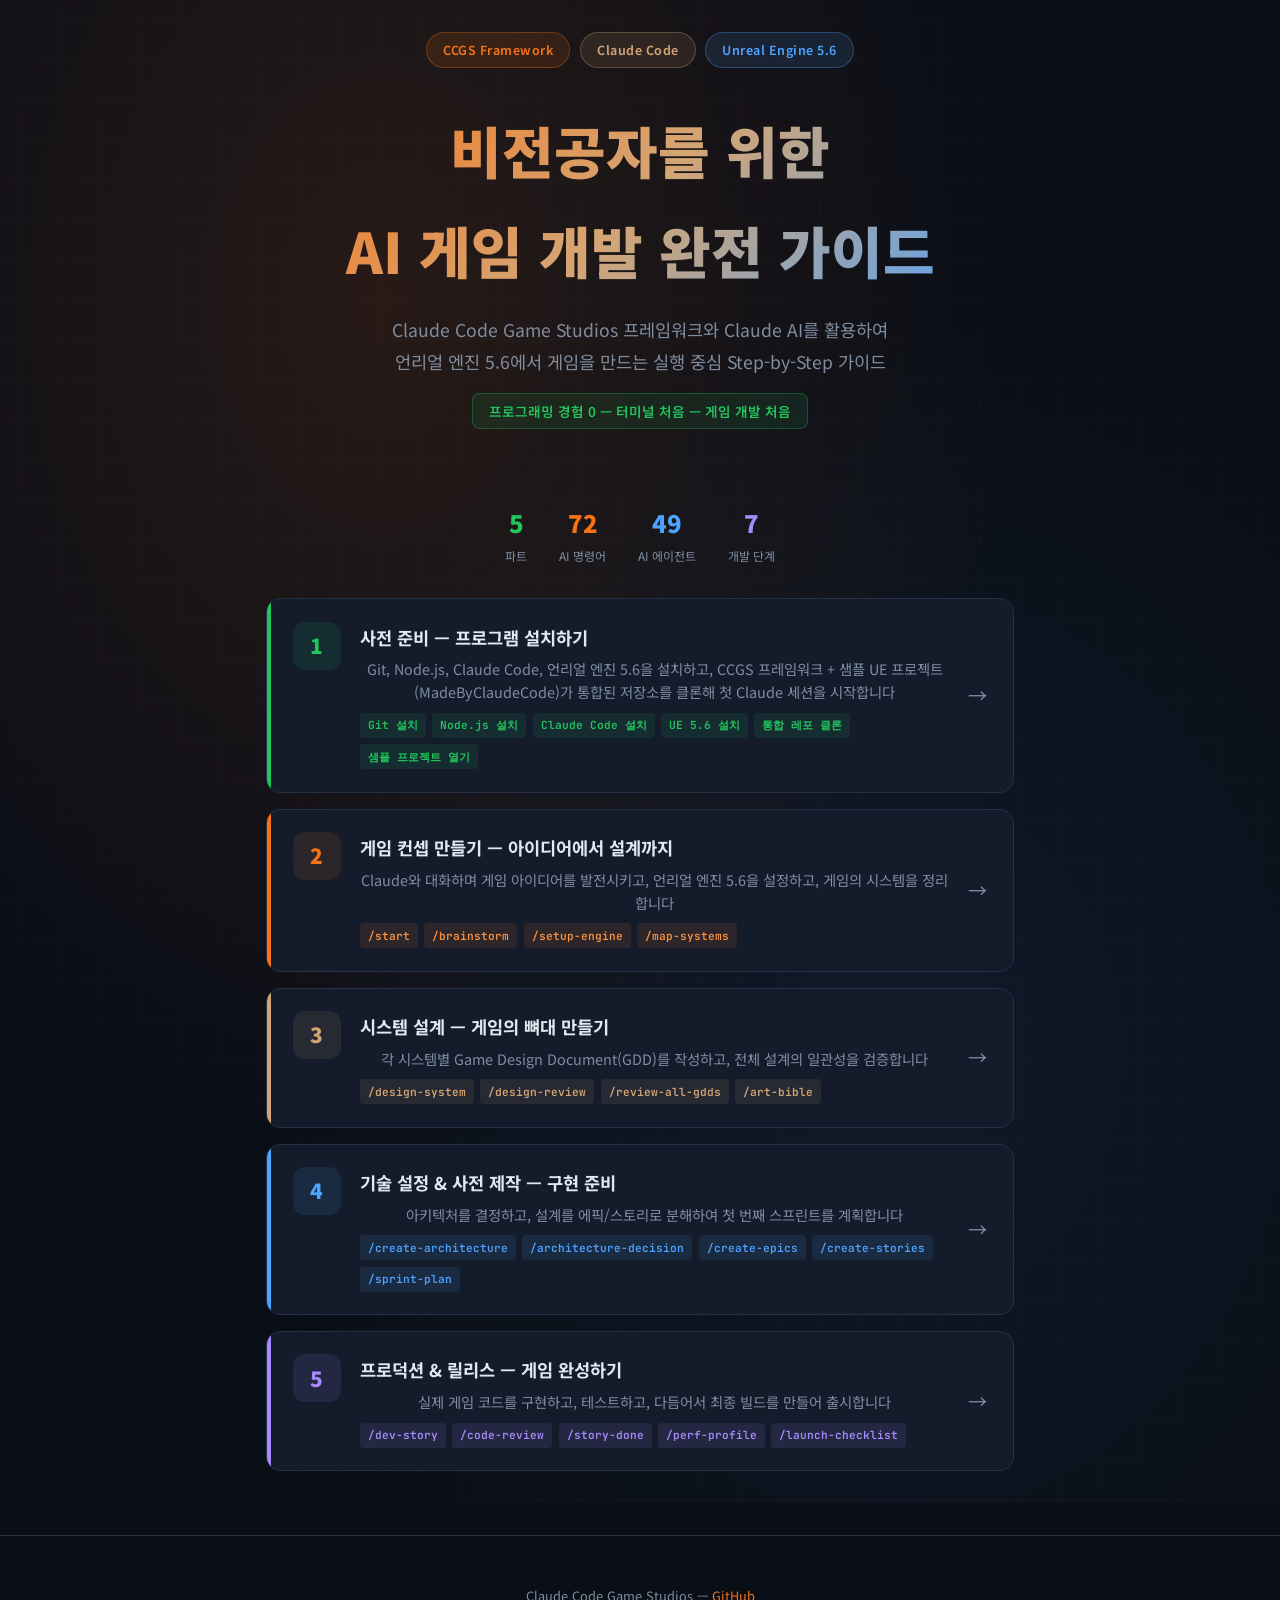
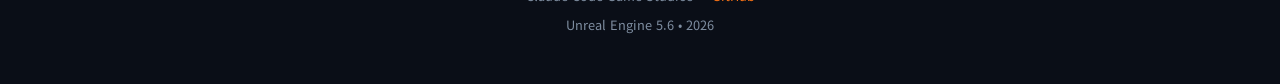
<file: docs/ccgs-guide/index.html>
<!DOCTYPE html>
<html lang="ko">
<head>
<meta charset="UTF-8">
<meta name="viewport" content="width=device-width, initial-scale=1.0">
<title>CCGS + Unreal Engine 5.6 게임 만들기 - 비전공자 완전 가이드</title>
<style>
@import url('https://fonts.googleapis.com/css2?family=Noto+Sans+KR:wght@300;400;500;700;900&family=JetBrains+Mono:wght@400;600&display=swap');
:root{--bg:#0a0e17;--bg2:#0f1520;--panel:#141c2b;--border:#243044;--text:#e2e8f0;--dim:#7e8da0;--accent:#f97316;--accent2:#fb923c;--claude:#d4a574;--ue:#4da3ff;--green:#22c55e;--purple:#a78bfa;--red:#f87171;--cyan:#22d3ee}
*{margin:0;padding:0;box-sizing:border-box}
body{font-family:'Noto Sans KR',sans-serif;background:var(--bg);color:var(--text);line-height:1.8;min-height:100vh}
code,.mono{font-family:'JetBrains Mono',monospace}

.hero{min-height:100vh;display:flex;align-items:center;justify-content:center;text-align:center;
  background:radial-gradient(ellipse at 30% 20%,rgba(249,115,22,.12) 0%,transparent 50%),
  radial-gradient(ellipse at 70% 70%,rgba(77,163,255,.08) 0%,transparent 50%),var(--bg);
  position:relative;padding:2rem}
.hero::before{content:'';position:absolute;inset:0;
  background:url("data:image/svg+xml,%3Csvg width='40' height='40' xmlns='http://www.w3.org/2000/svg'%3E%3Cpath d='M20 0v40M0 20h40' stroke='%23fff' stroke-opacity='.015'/%3E%3C/svg%3E")}

.hero-inner{position:relative;z-index:1;max-width:860px}
.hero-pills{display:flex;gap:.6rem;justify-content:center;flex-wrap:wrap;margin-bottom:2rem}
.pill{padding:.35rem 1rem;border-radius:50px;font-size:.78rem;font-weight:600;letter-spacing:.5px;border:1px solid}
.pill-o{background:rgba(249,115,22,.12);color:var(--accent);border-color:rgba(249,115,22,.3)}
.pill-c{background:rgba(212,165,116,.12);color:var(--claude);border-color:rgba(212,165,116,.3)}
.pill-u{background:rgba(77,163,255,.12);color:var(--ue);border-color:rgba(77,163,255,.3)}

.hero h1{font-size:clamp(2rem,5vw,3.5rem);font-weight:900;margin-bottom:.8rem;
  background:linear-gradient(135deg,var(--accent),var(--claude),var(--ue));
  -webkit-background-clip:text;-webkit-text-fill-color:transparent;background-clip:text}
.hero .sub{font-size:1.1rem;color:var(--dim);max-width:620px;margin:0 auto 1rem}
.hero .target{display:inline-block;background:rgba(34,197,94,.1);border:1px solid rgba(34,197,94,.3);
  color:var(--green);padding:.3rem 1rem;border-radius:8px;font-size:.85rem;font-weight:600;margin-bottom:2.5rem}

/* Part Cards */
.parts{max-width:780px;margin:0 auto;display:flex;flex-direction:column;gap:1rem;padding:0 1rem}
.part-card{display:flex;gap:1.2rem;align-items:flex-start;background:var(--panel);border:1px solid var(--border);
  border-radius:14px;padding:1.4rem 1.6rem;text-decoration:none;color:var(--text);
  transition:all .25s;position:relative;overflow:hidden}
.part-card:hover{border-color:var(--accent);transform:translateY(-2px);box-shadow:0 8px 30px rgba(249,115,22,.1)}
.part-card::before{content:'';position:absolute;top:0;left:0;width:4px;height:100%;border-radius:4px 0 0 4px}
.part-card:nth-child(1)::before{background:var(--green)}
.part-card:nth-child(2)::before{background:var(--accent)}
.part-card:nth-child(3)::before{background:var(--claude)}
.part-card:nth-child(4)::before{background:var(--ue)}
.part-card:nth-child(5)::before{background:var(--purple)}

.part-num{width:48px;height:48px;border-radius:12px;display:flex;align-items:center;justify-content:center;
  font-size:1.3rem;font-weight:900;flex-shrink:0}
.pn1{background:rgba(34,197,94,.1);color:var(--green)}
.pn2{background:rgba(249,115,22,.1);color:var(--accent)}
.pn3{background:rgba(212,165,116,.1);color:var(--claude)}
.pn4{background:rgba(77,163,255,.1);color:var(--ue)}
.pn5{background:rgba(167,139,250,.1);color:var(--purple)}

.part-info{flex:1}
.part-title{font-size:1.1rem;font-weight:700;margin-bottom:.25rem;display:flex;align-items:center;gap:.5rem}
.part-desc{color:var(--dim);font-size:.9rem;line-height:1.6}
.part-tags{display:flex;gap:.4rem;flex-wrap:wrap;margin-top:.6rem}
.tag{font-size:.7rem;padding:.15rem .5rem;border-radius:4px;font-weight:600;font-family:'JetBrains Mono',monospace}
.tag-g{background:rgba(34,197,94,.1);color:var(--green)}
.tag-o{background:rgba(249,115,22,.1);color:var(--accent2)}
.tag-c{background:rgba(212,165,116,.1);color:var(--claude)}
.tag-b{background:rgba(77,163,255,.1);color:var(--ue)}
.tag-p{background:rgba(167,139,250,.1);color:var(--purple)}

.part-arrow{color:var(--dim);font-size:1.2rem;flex-shrink:0;align-self:center;transition:transform .2s}
.part-card:hover .part-arrow{transform:translateX(4px);color:var(--accent)}

/* Footer */
.footer{text-align:center;padding:3rem 1rem;color:var(--dim);font-size:.8rem;margin-top:2rem;
  border-top:1px solid var(--border)}
.footer a{color:var(--accent);text-decoration:none}

/* Summary Stats */
.stats{display:flex;gap:2rem;justify-content:center;margin:2rem 0;flex-wrap:wrap}
.st{text-align:center}
.st-n{font-size:1.5rem;font-weight:900}
.st-l{font-size:.75rem;color:var(--dim)}

@media(max-width:600px){
  .part-card{flex-direction:column;gap:.8rem}
  .stats{gap:1.2rem}
}
</style>
</head>
<body>
<section class="hero">
  <div class="hero-inner">
    <div class="hero-pills">
      <span class="pill pill-o">CCGS Framework</span>
      <span class="pill pill-c">Claude Code</span>
      <span class="pill pill-u">Unreal Engine 5.6</span>
    </div>
    <h1>비전공자를 위한<br>AI 게임 개발 완전 가이드</h1>
    <p class="sub">Claude Code Game Studios 프레임워크와 Claude AI를 활용하여<br>언리얼 엔진 5.6에서 게임을 만드는 실행 중심 Step-by-Step 가이드</p>
    <div class="target">프로그래밍 경험 0 &mdash; 터미널 처음 &mdash; 게임 개발 처음</div>

    <div class="stats">
      <div class="st"><div class="st-n" style="color:var(--green)">5</div><div class="st-l">파트</div></div>
      <div class="st"><div class="st-n" style="color:var(--accent)">72</div><div class="st-l">AI 명령어</div></div>
      <div class="st"><div class="st-n" style="color:var(--ue)">49</div><div class="st-l">AI 에이전트</div></div>
      <div class="st"><div class="st-n" style="color:var(--purple)">7</div><div class="st-l">개발 단계</div></div>
    </div>

    <div class="parts">
      <a href="part1-setup.html" class="part-card">
        <div class="part-num pn1">1</div>
        <div class="part-info">
          <div class="part-title">사전 준비 &mdash; 프로그램 설치하기</div>
          <div class="part-desc">Git, Node.js, Claude Code, 언리얼 엔진 5.6을 설치하고, CCGS 프레임워크 + 샘플 UE 프로젝트(MadeByClaudeCode)가 통합된 저장소를 클론해 첫 Claude 세션을 시작합니다</div>
          <div class="part-tags">
            <span class="tag tag-g">Git 설치</span>
            <span class="tag tag-g">Node.js 설치</span>
            <span class="tag tag-g">Claude Code 설치</span>
            <span class="tag tag-g">UE 5.6 설치</span>
            <span class="tag tag-g">통합 레포 클론</span>
            <span class="tag tag-g">샘플 프로젝트 열기</span>
          </div>
        </div>
        <span class="part-arrow">&rarr;</span>
      </a>

      <a href="part2-concept.html" class="part-card">
        <div class="part-num pn2">2</div>
        <div class="part-info">
          <div class="part-title">게임 컨셉 만들기 &mdash; 아이디어에서 설계까지</div>
          <div class="part-desc">Claude와 대화하며 게임 아이디어를 발전시키고, 언리얼 엔진 5.6을 설정하고, 게임의 시스템을 정리합니다</div>
          <div class="part-tags">
            <span class="tag tag-o">/start</span>
            <span class="tag tag-o">/brainstorm</span>
            <span class="tag tag-o">/setup-engine</span>
            <span class="tag tag-o">/map-systems</span>
          </div>
        </div>
        <span class="part-arrow">&rarr;</span>
      </a>

      <a href="part3-design.html" class="part-card">
        <div class="part-num pn3">3</div>
        <div class="part-info">
          <div class="part-title">시스템 설계 &mdash; 게임의 뼈대 만들기</div>
          <div class="part-desc">각 시스템별 Game Design Document(GDD)를 작성하고, 전체 설계의 일관성을 검증합니다</div>
          <div class="part-tags">
            <span class="tag tag-c">/design-system</span>
            <span class="tag tag-c">/design-review</span>
            <span class="tag tag-c">/review-all-gdds</span>
            <span class="tag tag-c">/art-bible</span>
          </div>
        </div>
        <span class="part-arrow">&rarr;</span>
      </a>

      <a href="part4-architecture.html" class="part-card">
        <div class="part-num pn4">4</div>
        <div class="part-info">
          <div class="part-title">기술 설정 &amp; 사전 제작 &mdash; 구현 준비</div>
          <div class="part-desc">아키텍처를 결정하고, 설계를 에픽/스토리로 분해하여 첫 번째 스프린트를 계획합니다</div>
          <div class="part-tags">
            <span class="tag tag-b">/create-architecture</span>
            <span class="tag tag-b">/architecture-decision</span>
            <span class="tag tag-b">/create-epics</span>
            <span class="tag tag-b">/create-stories</span>
            <span class="tag tag-b">/sprint-plan</span>
          </div>
        </div>
        <span class="part-arrow">&rarr;</span>
      </a>

      <a href="part5-production.html" class="part-card">
        <div class="part-num pn5">5</div>
        <div class="part-info">
          <div class="part-title">프로덕션 &amp; 릴리스 &mdash; 게임 완성하기</div>
          <div class="part-desc">실제 게임 코드를 구현하고, 테스트하고, 다듬어서 최종 빌드를 만들어 출시합니다</div>
          <div class="part-tags">
            <span class="tag tag-p">/dev-story</span>
            <span class="tag tag-p">/code-review</span>
            <span class="tag tag-p">/story-done</span>
            <span class="tag tag-p">/perf-profile</span>
            <span class="tag tag-p">/launch-checklist</span>
          </div>
        </div>
        <span class="part-arrow">&rarr;</span>
      </a>
    </div>
  </div>
</section>

<div class="footer">
  <p>Claude Code Game Studios &mdash; <a href="https://github.com/bong9tutor/Claude-Code-Game-Studios" target="_blank">GitHub</a></p>
  <p style="margin-top:.4rem">Unreal Engine 5.6 &bull; 2026</p>
</div>
</body>
</html>
</file>
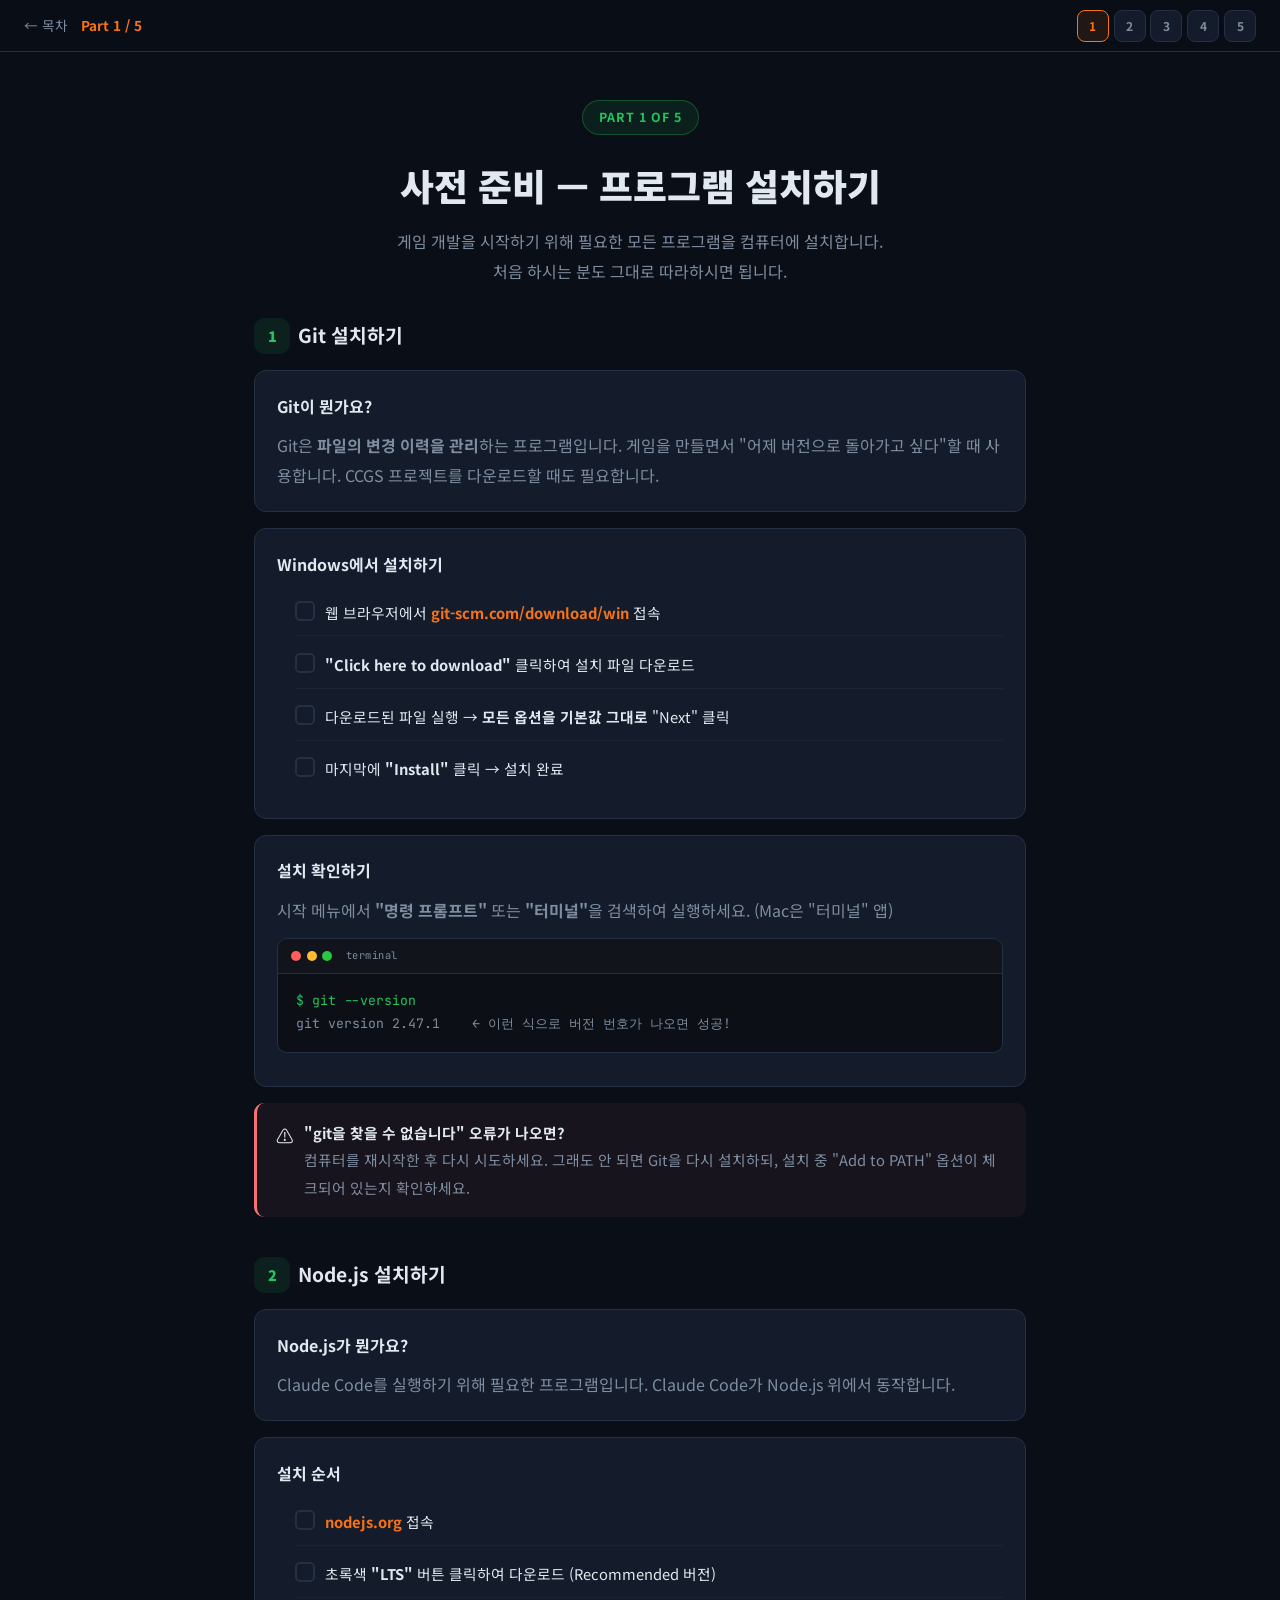
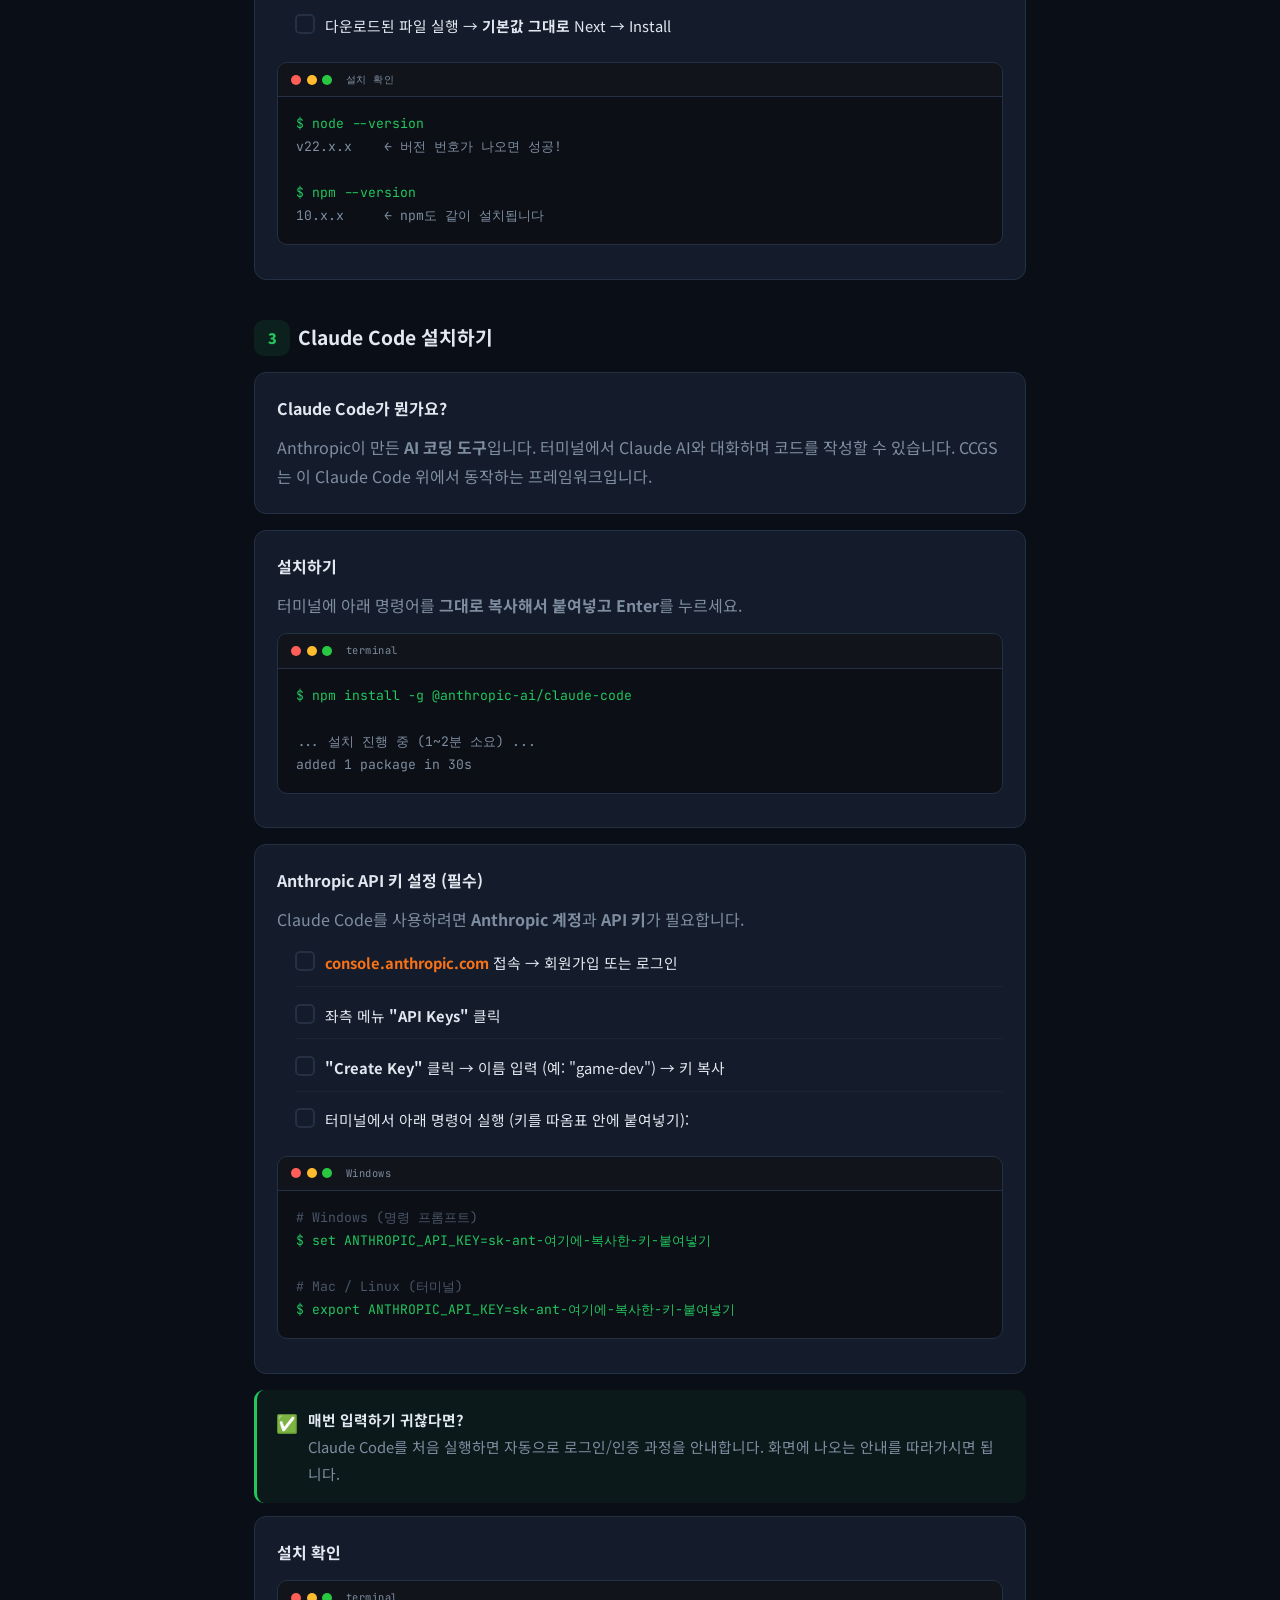
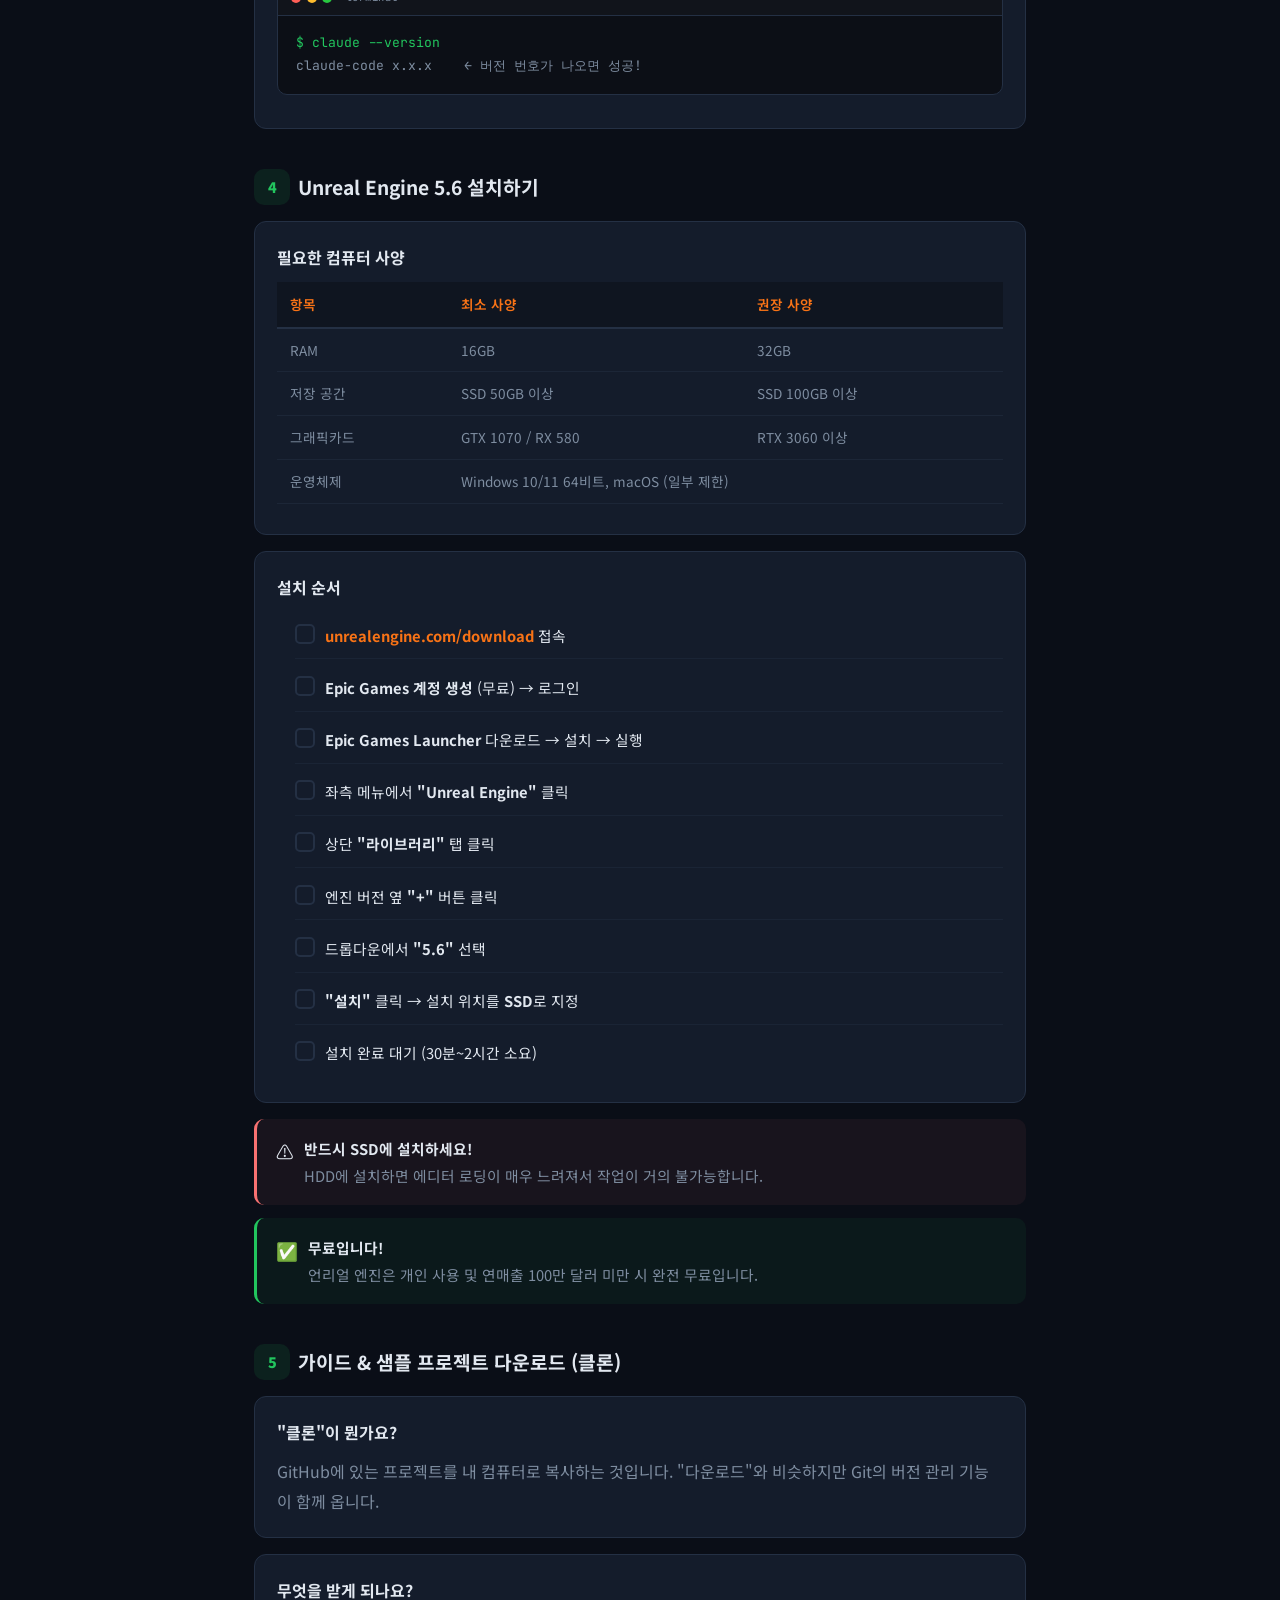
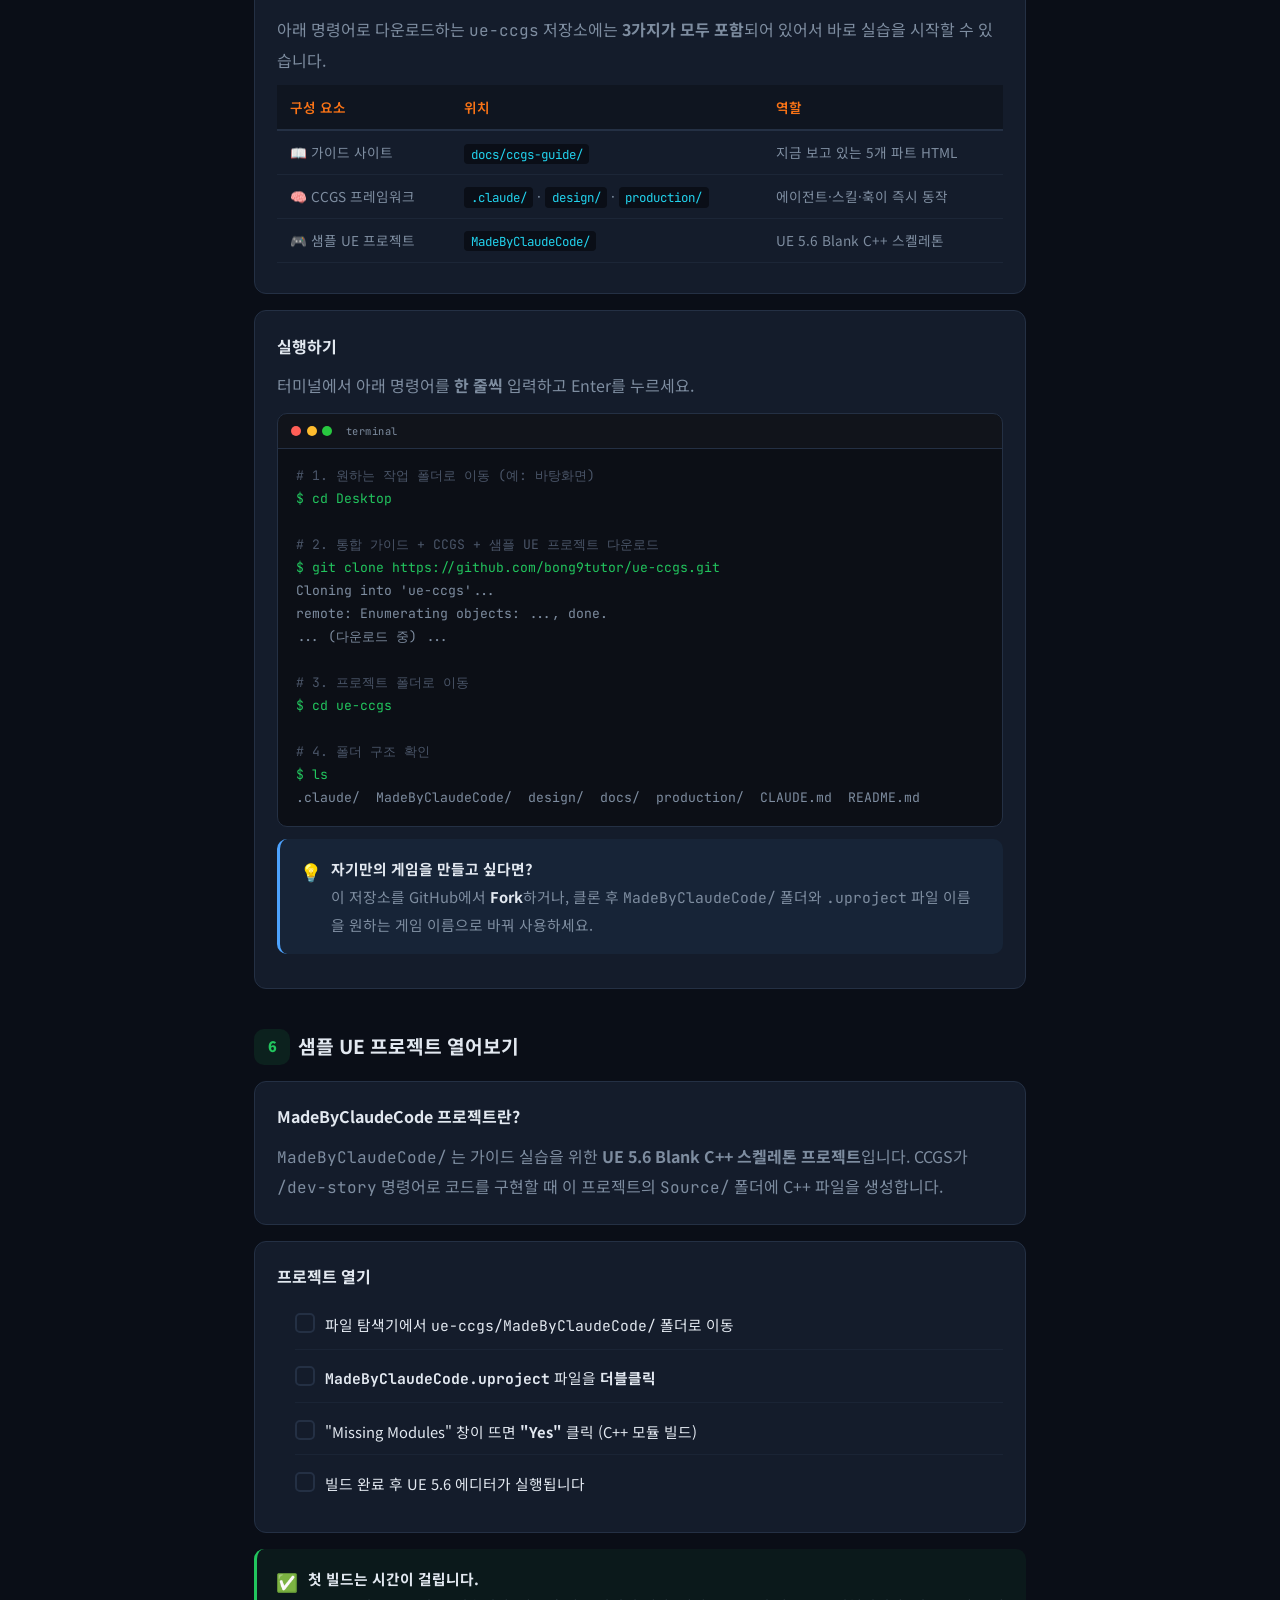
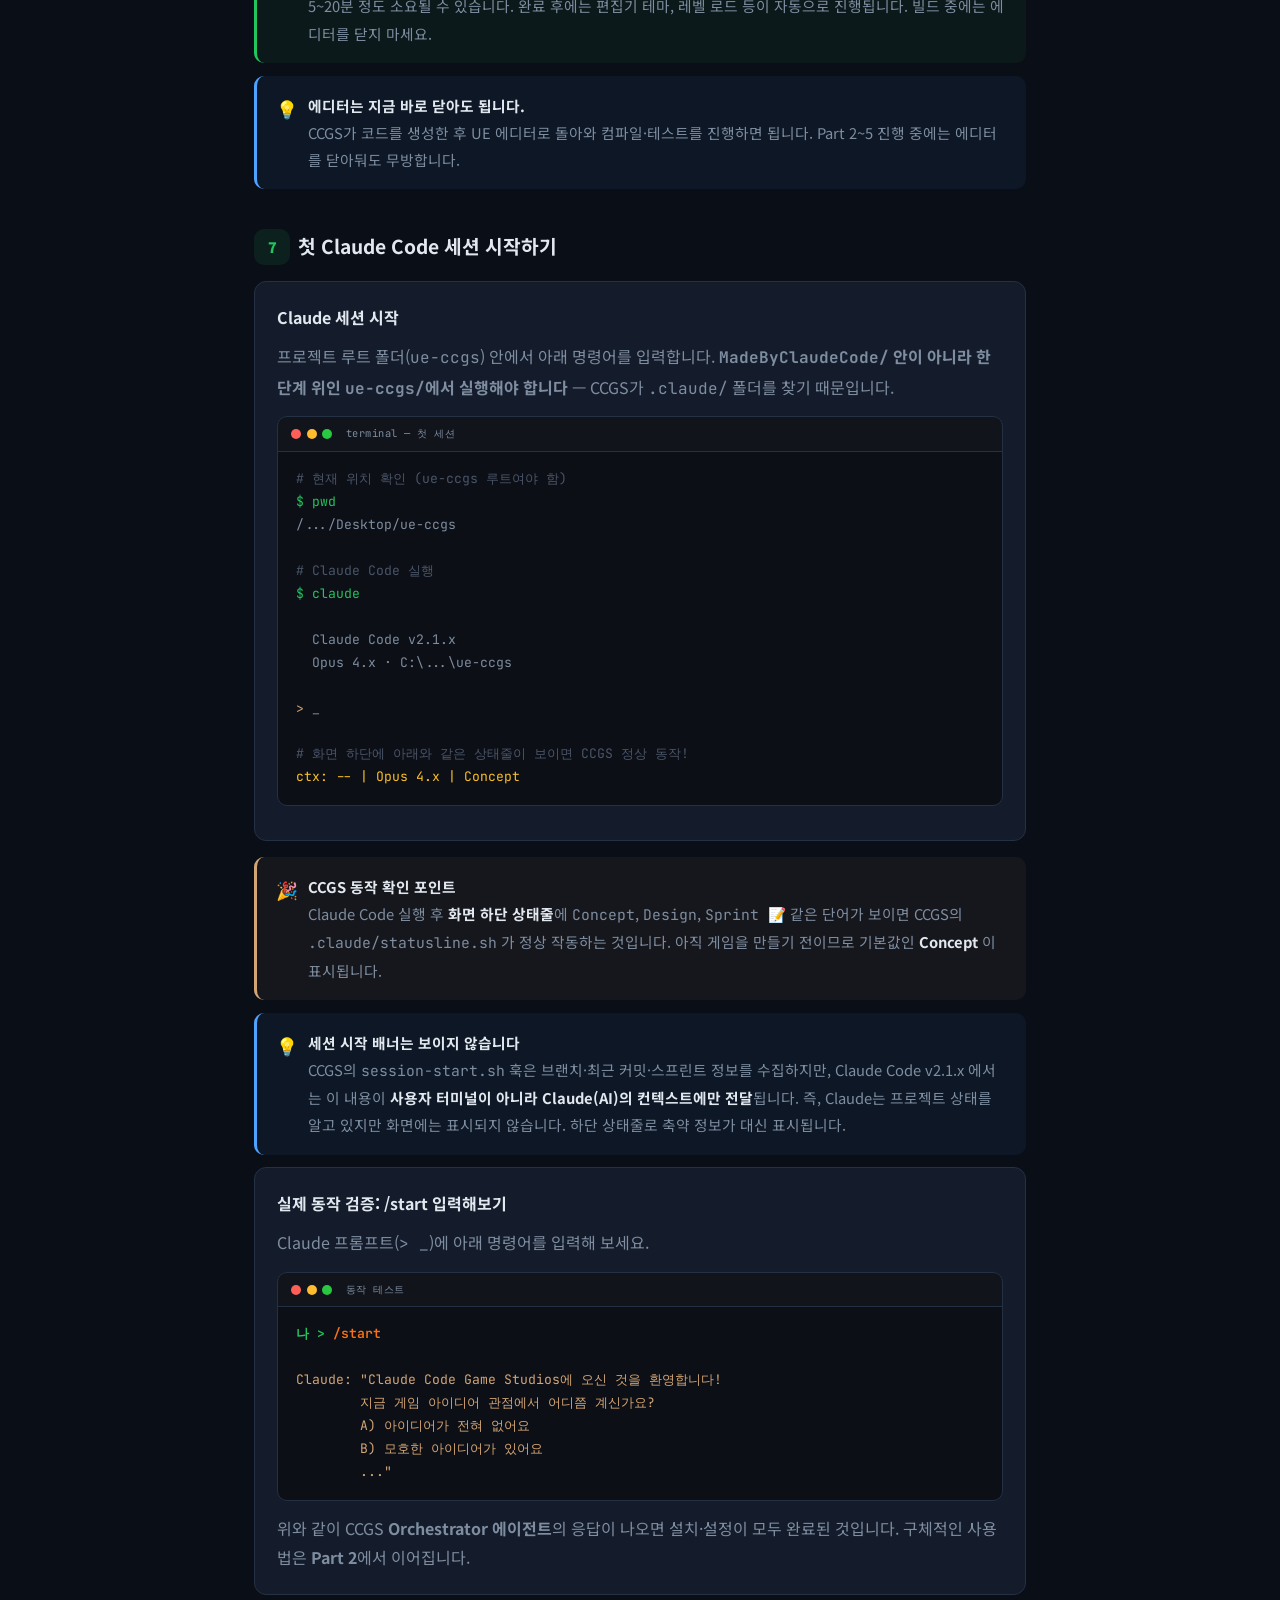
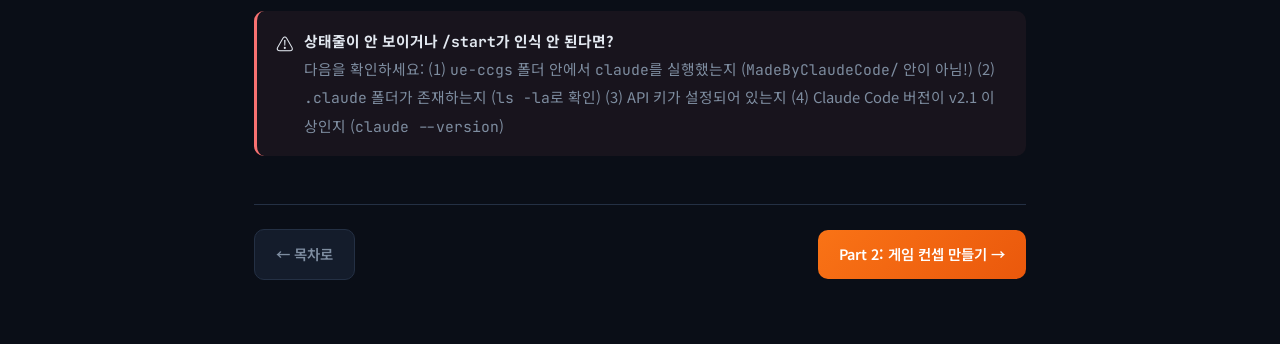
<file: docs/ccgs-guide/part1-setup.html>
<!DOCTYPE html>
<html lang="ko"><head><meta charset="UTF-8"><meta name="viewport" content="width=device-width,initial-scale=1.0">
<title>Part 1: 사전 준비 - CCGS + UE5.6 가이드</title>
<link rel="stylesheet" href="style.css">
</head><body>
<div class="topbar">
  <div class="topbar-left">
    <a href="index.html" class="topbar-home">&larr; 목차</a>
    <span class="topbar-part">Part 1 / 5</span>
  </div>
  <div class="topbar-nav">
    <a href="part1-setup.html" class="cur">1</a>
    <a href="part2-concept.html">2</a>
    <a href="part3-design.html">3</a>
    <a href="part4-architecture.html">4</a>
    <a href="part5-production.html">5</a>
  </div>
</div>

<div class="page-head">
  <span class="part-badge pb-1">Part 1 of 5</span>
  <h1>사전 준비 &mdash; 프로그램 설치하기</h1>
  <p>게임 개발을 시작하기 위해 필요한 모든 프로그램을 컴퓨터에 설치합니다.<br>처음 하시는 분도 그대로 따라하시면 됩니다.</p>
</div>

<div class="content">

<!-- ===== STEP 1: Git 설치 ===== -->
<div class="step">
  <div class="step-label"><span class="step-num sn-g">1</span><h2>Git 설치하기</h2></div>

  <div class="card">
    <h3>Git이 뭔가요?</h3>
    <p>Git은 <strong>파일의 변경 이력을 관리</strong>하는 프로그램입니다. 게임을 만들면서 "어제 버전으로 돌아가고 싶다"할 때 사용합니다. CCGS 프로젝트를 다운로드할 때도 필요합니다.</p>
  </div>

  <div class="card">
    <h3>Windows에서 설치하기</h3>
    <ul class="ck" onclick="event.target.closest('li')?.classList.toggle('on')">
      <li><span class="cb">&#x2713;</span><span class="ct">웹 브라우저에서 <strong><a href="https://git-scm.com/download/win" target="_blank">git-scm.com/download/win</a></strong> 접속</span></li>
      <li><span class="cb">&#x2713;</span><span class="ct"><strong>"Click here to download"</strong> 클릭하여 설치 파일 다운로드</span></li>
      <li><span class="cb">&#x2713;</span><span class="ct">다운로드된 파일 실행 &rarr; <strong>모든 옵션을 기본값 그대로</strong> "Next" 클릭</span></li>
      <li><span class="cb">&#x2713;</span><span class="ct">마지막에 <strong>"Install"</strong> 클릭 &rarr; 설치 완료</span></li>
    </ul>
  </div>

  <div class="card">
    <h3>설치 확인하기</h3>
    <p>시작 메뉴에서 <strong>"명령 프롬프트"</strong> 또는 <strong>"터미널"</strong>을 검색하여 실행하세요. (Mac은 "터미널" 앱)</p>
    <div class="term">
      <div class="term-bar"><span class="td td-r"></span><span class="td td-y"></span><span class="td td-g"></span><span class="term-t">terminal</span></div>
      <div class="term-body"><span class="c">$ git --version</span>
<span class="o">git version 2.47.1    &larr; 이런 식으로 버전 번호가 나오면 성공!</span></div>
    </div>
  </div>

  <div class="info warn">
    <span class="info-i">&#x26a0;</span>
    <div><strong>"git을 찾을 수 없습니다" 오류가 나오면?</strong><p>컴퓨터를 재시작한 후 다시 시도하세요. 그래도 안 되면 Git을 다시 설치하되, 설치 중 "Add to PATH" 옵션이 체크되어 있는지 확인하세요.</p></div>
  </div>
</div>

<!-- ===== STEP 2: Node.js 설치 ===== -->
<div class="step">
  <div class="step-label"><span class="step-num sn-g">2</span><h2>Node.js 설치하기</h2></div>

  <div class="card">
    <h3>Node.js가 뭔가요?</h3>
    <p>Claude Code를 실행하기 위해 필요한 프로그램입니다. Claude Code가 Node.js 위에서 동작합니다.</p>
  </div>

  <div class="card">
    <h3>설치 순서</h3>
    <ul class="ck" onclick="event.target.closest('li')?.classList.toggle('on')">
      <li><span class="cb">&#x2713;</span><span class="ct"><strong><a href="https://nodejs.org" target="_blank">nodejs.org</a></strong> 접속</span></li>
      <li><span class="cb">&#x2713;</span><span class="ct">초록색 <strong>"LTS"</strong> 버튼 클릭하여 다운로드 (Recommended 버전)</span></li>
      <li><span class="cb">&#x2713;</span><span class="ct">다운로드된 파일 실행 &rarr; <strong>기본값 그대로</strong> Next &rarr; Install</span></li>
    </ul>
    <div class="term">
      <div class="term-bar"><span class="td td-r"></span><span class="td td-y"></span><span class="td td-g"></span><span class="term-t">설치 확인</span></div>
      <div class="term-body"><span class="c">$ node --version</span>
<span class="o">v22.x.x    &larr; 버전 번호가 나오면 성공!</span>

<span class="c">$ npm --version</span>
<span class="o">10.x.x     &larr; npm도 같이 설치됩니다</span></div>
    </div>
  </div>
</div>

<!-- ===== STEP 3: Claude Code 설치 ===== -->
<div class="step">
  <div class="step-label"><span class="step-num sn-g">3</span><h2>Claude Code 설치하기</h2></div>

  <div class="card">
    <h3>Claude Code가 뭔가요?</h3>
    <p>Anthropic이 만든 <strong>AI 코딩 도구</strong>입니다. 터미널에서 Claude AI와 대화하며 코드를 작성할 수 있습니다. CCGS는 이 Claude Code 위에서 동작하는 프레임워크입니다.</p>
  </div>

  <div class="card">
    <h3>설치하기</h3>
    <p>터미널에 아래 명령어를 <strong>그대로 복사해서 붙여넣고 Enter</strong>를 누르세요.</p>
    <div class="term">
      <div class="term-bar"><span class="td td-r"></span><span class="td td-y"></span><span class="td td-g"></span><span class="term-t">terminal</span></div>
      <div class="term-body"><span class="c">$ npm install -g @anthropic-ai/claude-code</span>

<span class="o">... 설치 진행 중 (1~2분 소요) ...</span>
<span class="o">added 1 package in 30s</span></div>
    </div>
  </div>

  <div class="card">
    <h3>Anthropic API 키 설정 (필수)</h3>
    <p>Claude Code를 사용하려면 <strong>Anthropic 계정</strong>과 <strong>API 키</strong>가 필요합니다.</p>
    <ul class="ck" onclick="event.target.closest('li')?.classList.toggle('on')">
      <li><span class="cb">&#x2713;</span><span class="ct"><strong><a href="https://console.anthropic.com" target="_blank">console.anthropic.com</a></strong> 접속 &rarr; 회원가입 또는 로그인</span></li>
      <li><span class="cb">&#x2713;</span><span class="ct">좌측 메뉴 <strong>"API Keys"</strong> 클릭</span></li>
      <li><span class="cb">&#x2713;</span><span class="ct"><strong>"Create Key"</strong> 클릭 &rarr; 이름 입력 (예: "game-dev") &rarr; 키 복사</span></li>
      <li><span class="cb">&#x2713;</span><span class="ct">터미널에서 아래 명령어 실행 (키를 따옴표 안에 붙여넣기):</span></li>
    </ul>
    <div class="term">
      <div class="term-bar"><span class="td td-r"></span><span class="td td-y"></span><span class="td td-g"></span><span class="term-t">Windows</span></div>
      <div class="term-body"><span class="g"># Windows (명령 프롬프트)</span>
<span class="c">$ set ANTHROPIC_API_KEY=sk-ant-여기에-복사한-키-붙여넣기</span>

<span class="g"># Mac / Linux (터미널)</span>
<span class="c">$ export ANTHROPIC_API_KEY=sk-ant-여기에-복사한-키-붙여넣기</span></div>
    </div>
  </div>

  <div class="info tip">
    <span class="info-i">&#x2705;</span>
    <div><strong>매번 입력하기 귀찮다면?</strong><p>Claude Code를 처음 실행하면 자동으로 로그인/인증 과정을 안내합니다. 화면에 나오는 안내를 따라가시면 됩니다.</p></div>
  </div>

  <div class="card">
    <h3>설치 확인</h3>
    <div class="term">
      <div class="term-bar"><span class="td td-r"></span><span class="td td-y"></span><span class="td td-g"></span><span class="term-t">terminal</span></div>
      <div class="term-body"><span class="c">$ claude --version</span>
<span class="o">claude-code x.x.x    &larr; 버전 번호가 나오면 성공!</span></div>
    </div>
  </div>
</div>

<!-- ===== STEP 4: Unreal Engine 5.6 설치 ===== -->
<div class="step">
  <div class="step-label"><span class="step-num sn-g">4</span><h2>Unreal Engine 5.6 설치하기</h2></div>

  <div class="card">
    <h3>필요한 컴퓨터 사양</h3>
    <table class="tbl">
      <thead><tr><th>항목</th><th>최소 사양</th><th>권장 사양</th></tr></thead>
      <tbody>
        <tr><td>RAM</td><td>16GB</td><td>32GB</td></tr>
        <tr><td>저장 공간</td><td>SSD 50GB 이상</td><td>SSD 100GB 이상</td></tr>
        <tr><td>그래픽카드</td><td>GTX 1070 / RX 580</td><td>RTX 3060 이상</td></tr>
        <tr><td>운영체제</td><td colspan="2">Windows 10/11 64비트, macOS (일부 제한)</td></tr>
      </tbody>
    </table>
  </div>

  <div class="card">
    <h3>설치 순서</h3>
    <ul class="ck" onclick="event.target.closest('li')?.classList.toggle('on')">
      <li><span class="cb">&#x2713;</span><span class="ct"><strong><a href="https://www.unrealengine.com/download" target="_blank">unrealengine.com/download</a></strong> 접속</span></li>
      <li><span class="cb">&#x2713;</span><span class="ct"><strong>Epic Games 계정 생성</strong> (무료) &rarr; 로그인</span></li>
      <li><span class="cb">&#x2713;</span><span class="ct"><strong>Epic Games Launcher</strong> 다운로드 &rarr; 설치 &rarr; 실행</span></li>
      <li><span class="cb">&#x2713;</span><span class="ct">좌측 메뉴에서 <strong>"Unreal Engine"</strong> 클릭</span></li>
      <li><span class="cb">&#x2713;</span><span class="ct">상단 <strong>"라이브러리"</strong> 탭 클릭</span></li>
      <li><span class="cb">&#x2713;</span><span class="ct">엔진 버전 옆 <strong>"+"</strong> 버튼 클릭</span></li>
      <li><span class="cb">&#x2713;</span><span class="ct">드롭다운에서 <strong>"5.6"</strong> 선택</span></li>
      <li><span class="cb">&#x2713;</span><span class="ct"><strong>"설치"</strong> 클릭 &rarr; 설치 위치를 <strong>SSD</strong>로 지정</span></li>
      <li><span class="cb">&#x2713;</span><span class="ct">설치 완료 대기 (30분~2시간 소요)</span></li>
    </ul>
  </div>

  <div class="info warn">
    <span class="info-i">&#x26a0;</span>
    <div><strong>반드시 SSD에 설치하세요!</strong><p>HDD에 설치하면 에디터 로딩이 매우 느려져서 작업이 거의 불가능합니다.</p></div>
  </div>

  <div class="info tip">
    <span class="info-i">&#x2705;</span>
    <div><strong>무료입니다!</strong><p>언리얼 엔진은 개인 사용 및 연매출 100만 달러 미만 시 완전 무료입니다.</p></div>
  </div>
</div>

<!-- ===== STEP 5: 통합 가이드 레포 다운로드 ===== -->
<div class="step">
  <div class="step-label"><span class="step-num sn-g">5</span><h2>가이드 &amp; 샘플 프로젝트 다운로드 (클론)</h2></div>

  <div class="card">
    <h3>"클론"이 뭔가요?</h3>
    <p>GitHub에 있는 프로젝트를 내 컴퓨터로 복사하는 것입니다. "다운로드"와 비슷하지만 Git의 버전 관리 기능이 함께 옵니다.</p>
  </div>

  <div class="card">
    <h3>무엇을 받게 되나요?</h3>
    <p>아래 명령어로 다운로드하는 <code>ue-ccgs</code> 저장소에는 <strong>3가지가 모두 포함</strong>되어 있어서 바로 실습을 시작할 수 있습니다.</p>
    <table class="tbl">
      <thead><tr><th>구성 요소</th><th>위치</th><th>역할</th></tr></thead>
      <tbody>
        <tr><td>📖 가이드 사이트</td><td><code>docs/ccgs-guide/</code></td><td>지금 보고 있는 5개 파트 HTML</td></tr>
        <tr><td>🧠 CCGS 프레임워크</td><td><code>.claude/</code> · <code>design/</code> · <code>production/</code></td><td>에이전트·스킬·훅이 즉시 동작</td></tr>
        <tr><td>🎮 샘플 UE 프로젝트</td><td><code>MadeByClaudeCode/</code></td><td>UE 5.6 Blank C++ 스켈레톤</td></tr>
      </tbody>
    </table>
  </div>

  <div class="card">
    <h3>실행하기</h3>
    <p>터미널에서 아래 명령어를 <strong>한 줄씩</strong> 입력하고 Enter를 누르세요.</p>
    <div class="term">
      <div class="term-bar"><span class="td td-r"></span><span class="td td-y"></span><span class="td td-g"></span><span class="term-t">terminal</span></div>
      <div class="term-body"><span class="g"># 1. 원하는 작업 폴더로 이동 (예: 바탕화면)</span>
<span class="c">$ cd Desktop</span>

<span class="g"># 2. 통합 가이드 + CCGS + 샘플 UE 프로젝트 다운로드</span>
<span class="c">$ git clone https://github.com/bong9tutor/ue-ccgs.git</span>
<span class="o">Cloning into 'ue-ccgs'...</span>
<span class="o">remote: Enumerating objects: ..., done.</span>
<span class="o">... (다운로드 중) ...</span>

<span class="g"># 3. 프로젝트 폴더로 이동</span>
<span class="c">$ cd ue-ccgs</span>

<span class="g"># 4. 폴더 구조 확인</span>
<span class="c">$ ls</span>
<span class="o">.claude/  MadeByClaudeCode/  design/  docs/  production/  CLAUDE.md  README.md</span></div>
    </div>
    <div class="info note">
      <span class="info-i">&#x1f4a1;</span>
      <div><strong>자기만의 게임을 만들고 싶다면?</strong><p>이 저장소를 GitHub에서 <strong>Fork</strong>하거나, 클론 후 <code>MadeByClaudeCode/</code> 폴더와 <code>.uproject</code> 파일 이름을 원하는 게임 이름으로 바꿔 사용하세요.</p></div>
    </div>
  </div>
</div>

<!-- ===== STEP 6: 샘플 UE 프로젝트 열기 ===== -->
<div class="step">
  <div class="step-label"><span class="step-num sn-g">6</span><h2>샘플 UE 프로젝트 열어보기</h2></div>

  <div class="card">
    <h3>MadeByClaudeCode 프로젝트란?</h3>
    <p><code>MadeByClaudeCode/</code> 는 가이드 실습을 위한 <strong>UE 5.6 Blank C++ 스켈레톤 프로젝트</strong>입니다. CCGS가 <code>/dev-story</code> 명령어로 코드를 구현할 때 이 프로젝트의 <code>Source/</code> 폴더에 C++ 파일을 생성합니다.</p>
  </div>

  <div class="card">
    <h3>프로젝트 열기</h3>
    <ul class="ck" onclick="event.target.closest('li')?.classList.toggle('on')">
      <li><span class="cb">&#x2713;</span><span class="ct">파일 탐색기에서 <code>ue-ccgs/MadeByClaudeCode/</code> 폴더로 이동</span></li>
      <li><span class="cb">&#x2713;</span><span class="ct"><strong><code>MadeByClaudeCode.uproject</code></strong> 파일을 <strong>더블클릭</strong></span></li>
      <li><span class="cb">&#x2713;</span><span class="ct">"Missing Modules" 창이 뜨면 <strong>"Yes"</strong> 클릭 (C++ 모듈 빌드)</span></li>
      <li><span class="cb">&#x2713;</span><span class="ct">빌드 완료 후 UE 5.6 에디터가 실행됩니다</span></li>
    </ul>
  </div>

  <div class="info tip">
    <span class="info-i">&#x2705;</span>
    <div><strong>첫 빌드는 시간이 걸립니다.</strong><p>5~20분 정도 소요될 수 있습니다. 완료 후에는 편집기 테마, 레벨 로드 등이 자동으로 진행됩니다. 빌드 중에는 에디터를 닫지 마세요.</p></div>
  </div>

  <div class="info note">
    <span class="info-i">&#x1f4a1;</span>
    <div><strong>에디터는 지금 바로 닫아도 됩니다.</strong><p>CCGS가 코드를 생성한 후 UE 에디터로 돌아와 컴파일·테스트를 진행하면 됩니다. Part 2~5 진행 중에는 에디터를 닫아둬도 무방합니다.</p></div>
  </div>
</div>

<!-- ===== STEP 7: 첫 Claude Code 세션 시작 ===== -->
<div class="step">
  <div class="step-label"><span class="step-num sn-g">7</span><h2>첫 Claude Code 세션 시작하기</h2></div>

  <div class="card">
    <h3>Claude 세션 시작</h3>
    <p>프로젝트 루트 폴더(<code>ue-ccgs</code>) 안에서 아래 명령어를 입력합니다. <strong><code>MadeByClaudeCode/</code> 안이 아니라 한 단계 위인 <code>ue-ccgs/</code>에서 실행해야 합니다</strong> — CCGS가 <code>.claude/</code> 폴더를 찾기 때문입니다.</p>
    <div class="term">
      <div class="term-bar"><span class="td td-r"></span><span class="td td-y"></span><span class="td td-g"></span><span class="term-t">terminal &mdash; 첫 세션</span></div>
      <div class="term-body"><span class="g"># 현재 위치 확인 (ue-ccgs 루트여야 함)</span>
<span class="c">$ pwd</span>
<span class="o">/.../Desktop/ue-ccgs</span>

<span class="g"># Claude Code 실행</span>
<span class="c">$ claude</span>

<span class="o">  Claude Code v2.1.x</span>
<span class="o">  Opus 4.x &middot; C:\...\ue-ccgs</span>

<span class="ai">&gt; </span><span class="o">_</span>

<span class="g"># 화면 하단에 아래와 같은 상태줄이 보이면 CCGS 정상 동작!</span>
<span class="w">ctx: -- | Opus 4.x | Concept</span></div>
    </div>
  </div>

  <div class="info ai">
    <span class="info-i">&#x1f389;</span>
    <div><strong>CCGS 동작 확인 포인트</strong><p>Claude Code 실행 후 <strong>화면 하단 상태줄</strong>에 <code>Concept</code>, <code>Design</code>, <code>Sprint &#x1f4dd;</code> 같은 단어가 보이면 CCGS의 <code>.claude/statusline.sh</code> 가 정상 작동하는 것입니다. 아직 게임을 만들기 전이므로 기본값인 <strong>Concept</strong> 이 표시됩니다.</p></div>
  </div>

  <div class="info note">
    <span class="info-i">&#x1f4a1;</span>
    <div><strong>세션 시작 배너는 보이지 않습니다</strong><p>CCGS의 <code>session-start.sh</code> 훅은 브랜치·최근 커밋·스프린트 정보를 수집하지만, Claude Code v2.1.x 에서는 이 내용이 <strong>사용자 터미널이 아니라 Claude(AI)의 컨텍스트에만 전달</strong>됩니다. 즉, Claude는 프로젝트 상태를 알고 있지만 화면에는 표시되지 않습니다. 하단 상태줄로 축약 정보가 대신 표시됩니다.</p></div>
  </div>

  <div class="card">
    <h3>실제 동작 검증: /start 입력해보기</h3>
    <p>Claude 프롬프트(<code>&gt; _</code>)에 아래 명령어를 입력해 보세요.</p>
    <div class="term">
      <div class="term-bar"><span class="td td-r"></span><span class="td td-y"></span><span class="td td-g"></span><span class="term-t">동작 테스트</span></div>
      <div class="term-body"><span class="u">나 &gt;</span> <span class="s">/start</span>

<span class="ai">Claude: "Claude Code Game Studios에 오신 것을 환영합니다!</span>
<span class="ai">        지금 게임 아이디어 관점에서 어디쯤 계신가요?</span>
<span class="ai">        A) 아이디어가 전혀 없어요</span>
<span class="ai">        B) 모호한 아이디어가 있어요</span>
<span class="ai">        ..."</span></div>
    </div>
    <p>위와 같이 CCGS <strong>Orchestrator 에이전트</strong>의 응답이 나오면 설치·설정이 모두 완료된 것입니다. 구체적인 사용법은 <strong>Part 2</strong>에서 이어집니다.</p>
  </div>

  <div class="info warn">
    <span class="info-i">&#x26a0;</span>
    <div><strong>상태줄이 안 보이거나 <code>/start</code>가 인식 안 된다면?</strong><p>다음을 확인하세요: (1) <code>ue-ccgs</code> 폴더 안에서 <code>claude</code>를 실행했는지 (<code>MadeByClaudeCode/</code> 안이 아님!) (2) <code>.claude</code> 폴더가 존재하는지 (<code>ls -la</code>로 확인) (3) API 키가 설정되어 있는지 (4) Claude Code 버전이 v2.1 이상인지 (<code>claude --version</code>)</p></div>
  </div>
</div>

<!-- Navigation -->
<div class="nav-foot">
  <a href="index.html" class="btn btn-sec">&larr; 목차로</a>
  <a href="part2-concept.html" class="btn btn-pri">Part 2: 게임 컨셉 만들기 &rarr;</a>
</div>

</div>

<script>
document.querySelectorAll('.ck li').forEach(li=>{
  li.addEventListener('click',()=>li.classList.toggle('on'));
});
</script>
</body></html>
</file>
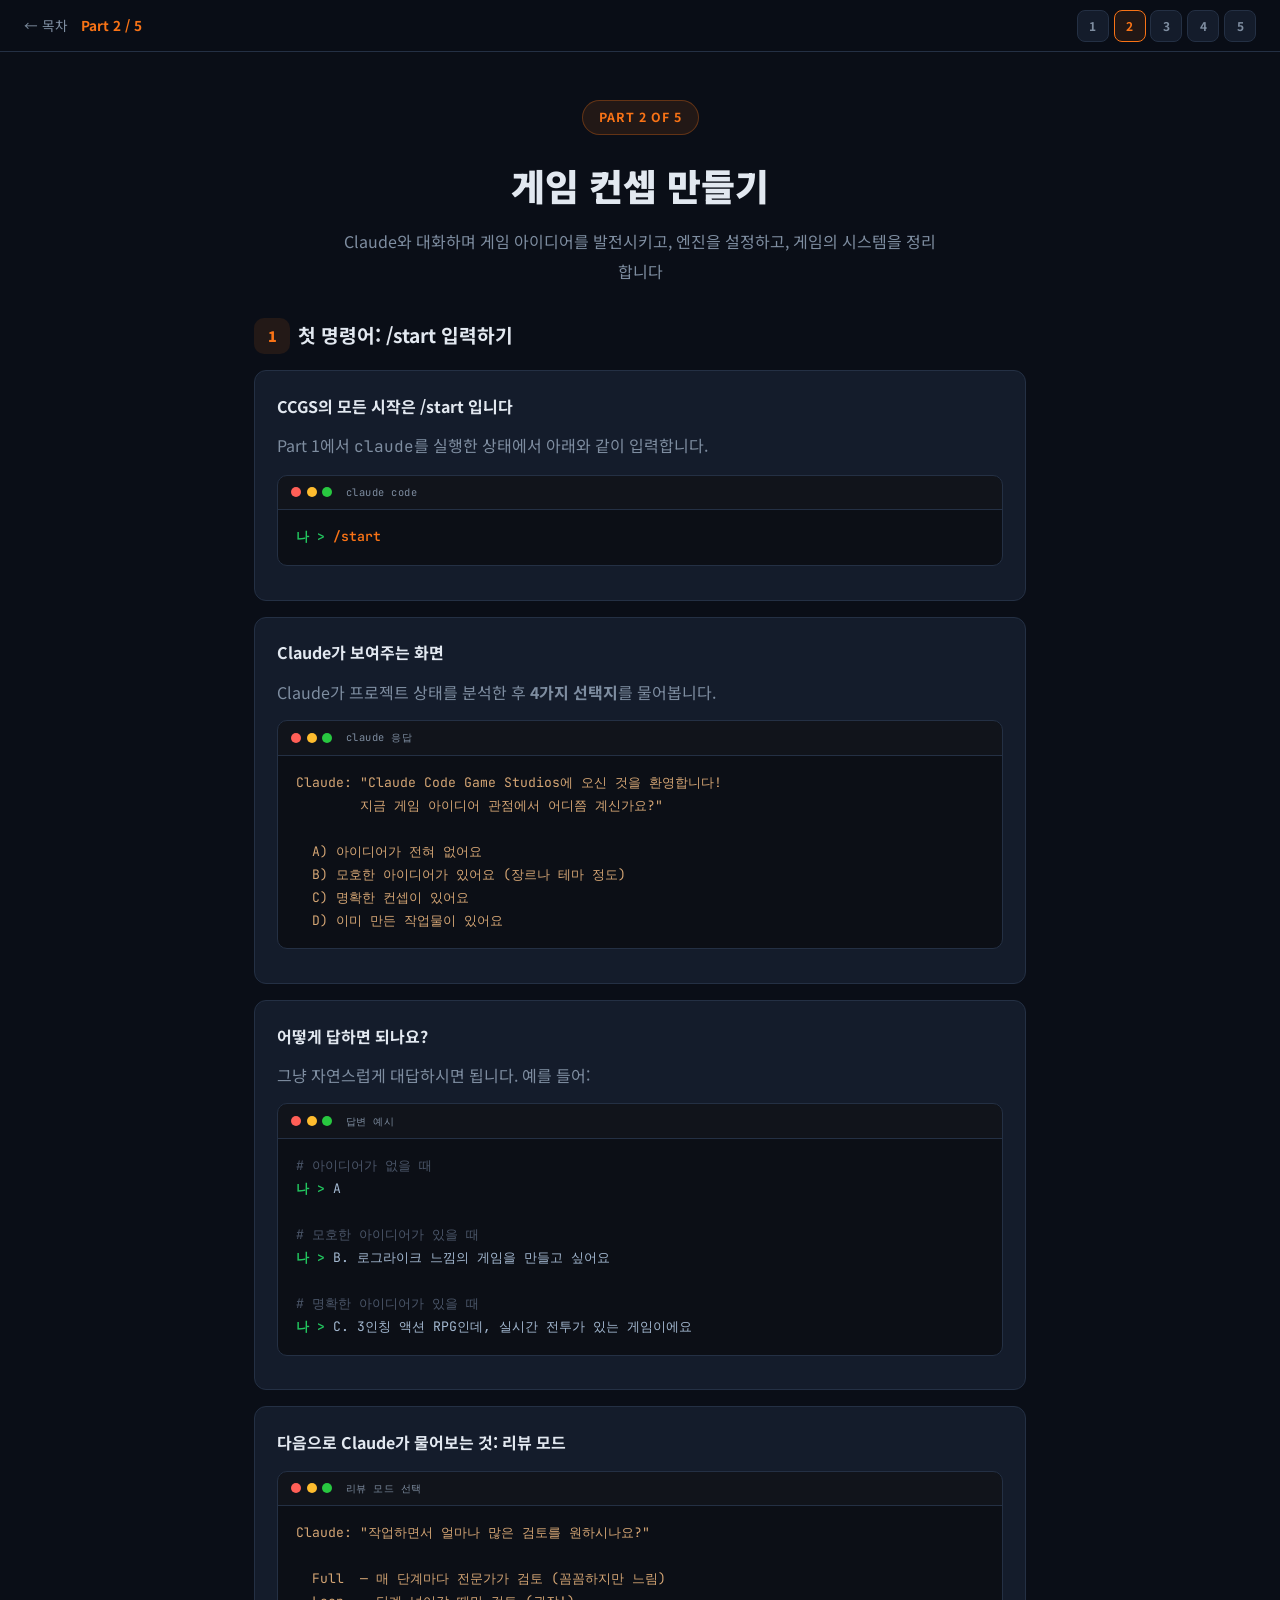
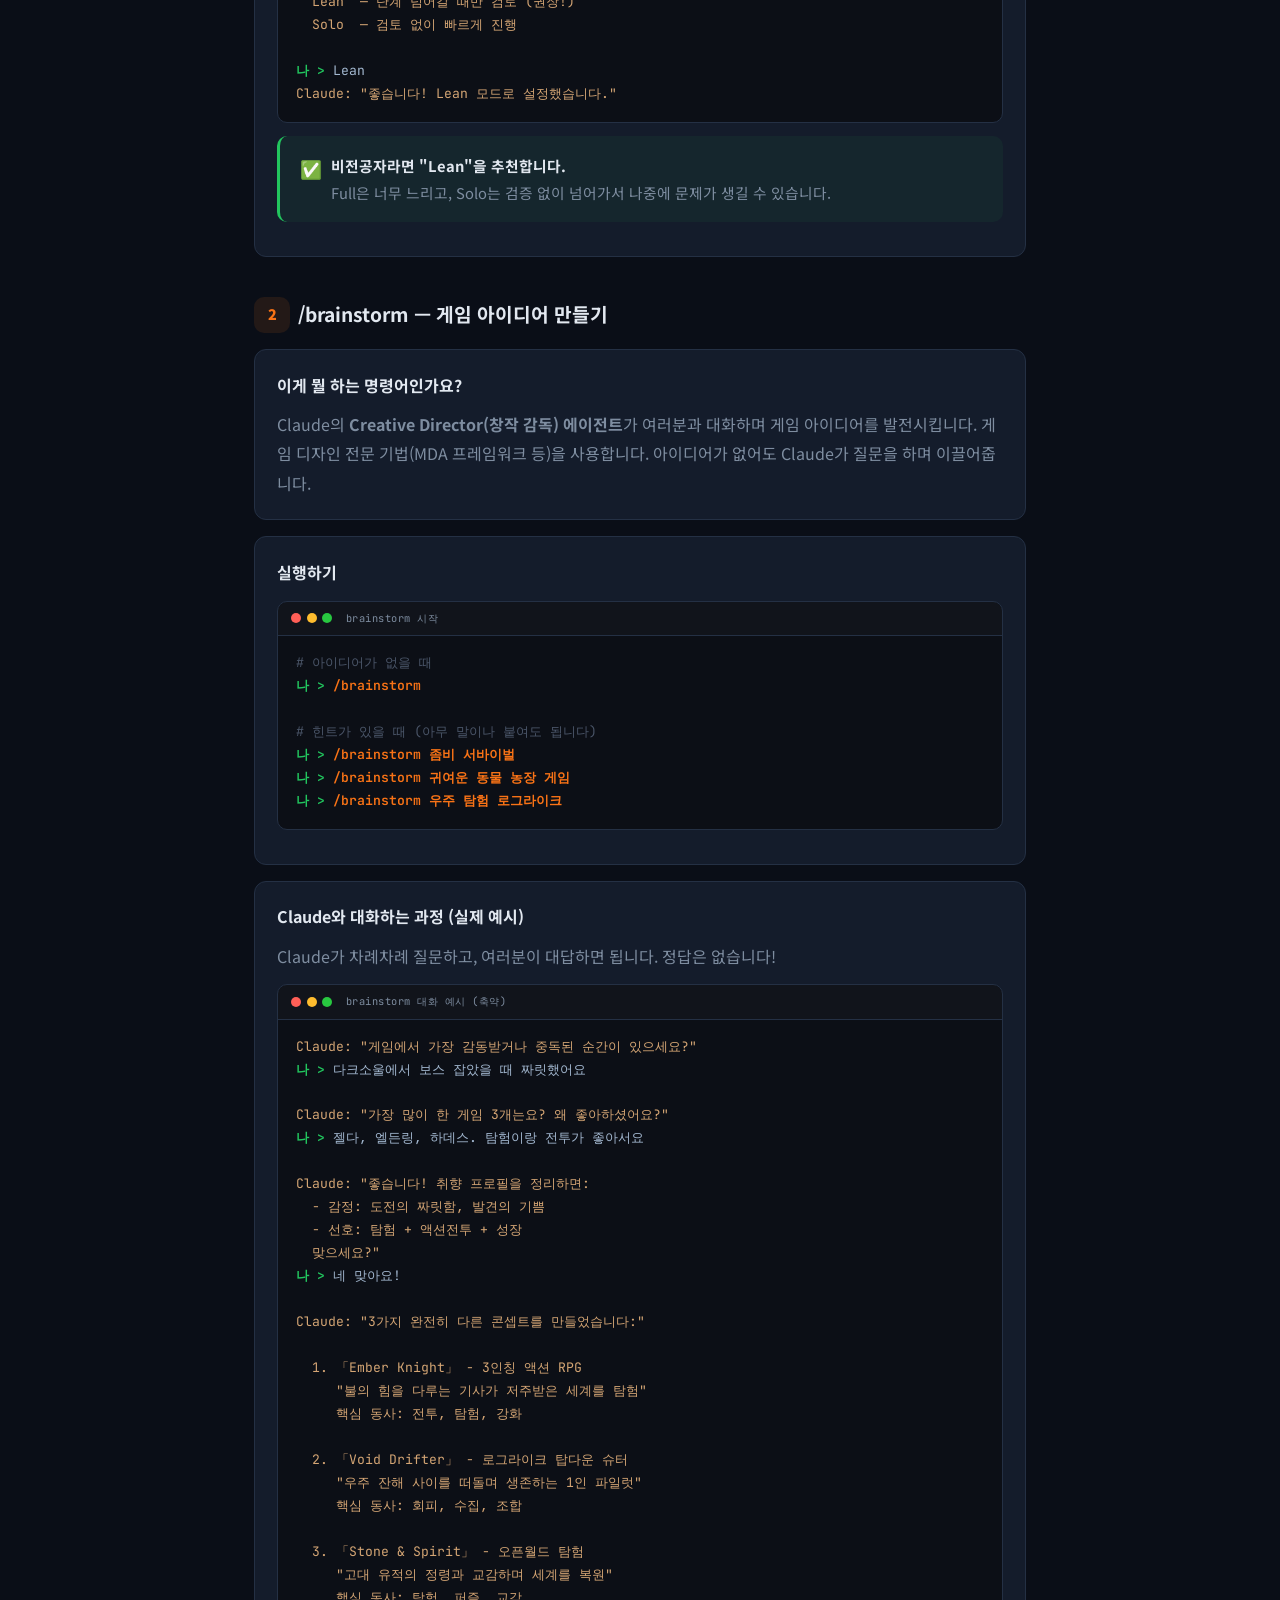
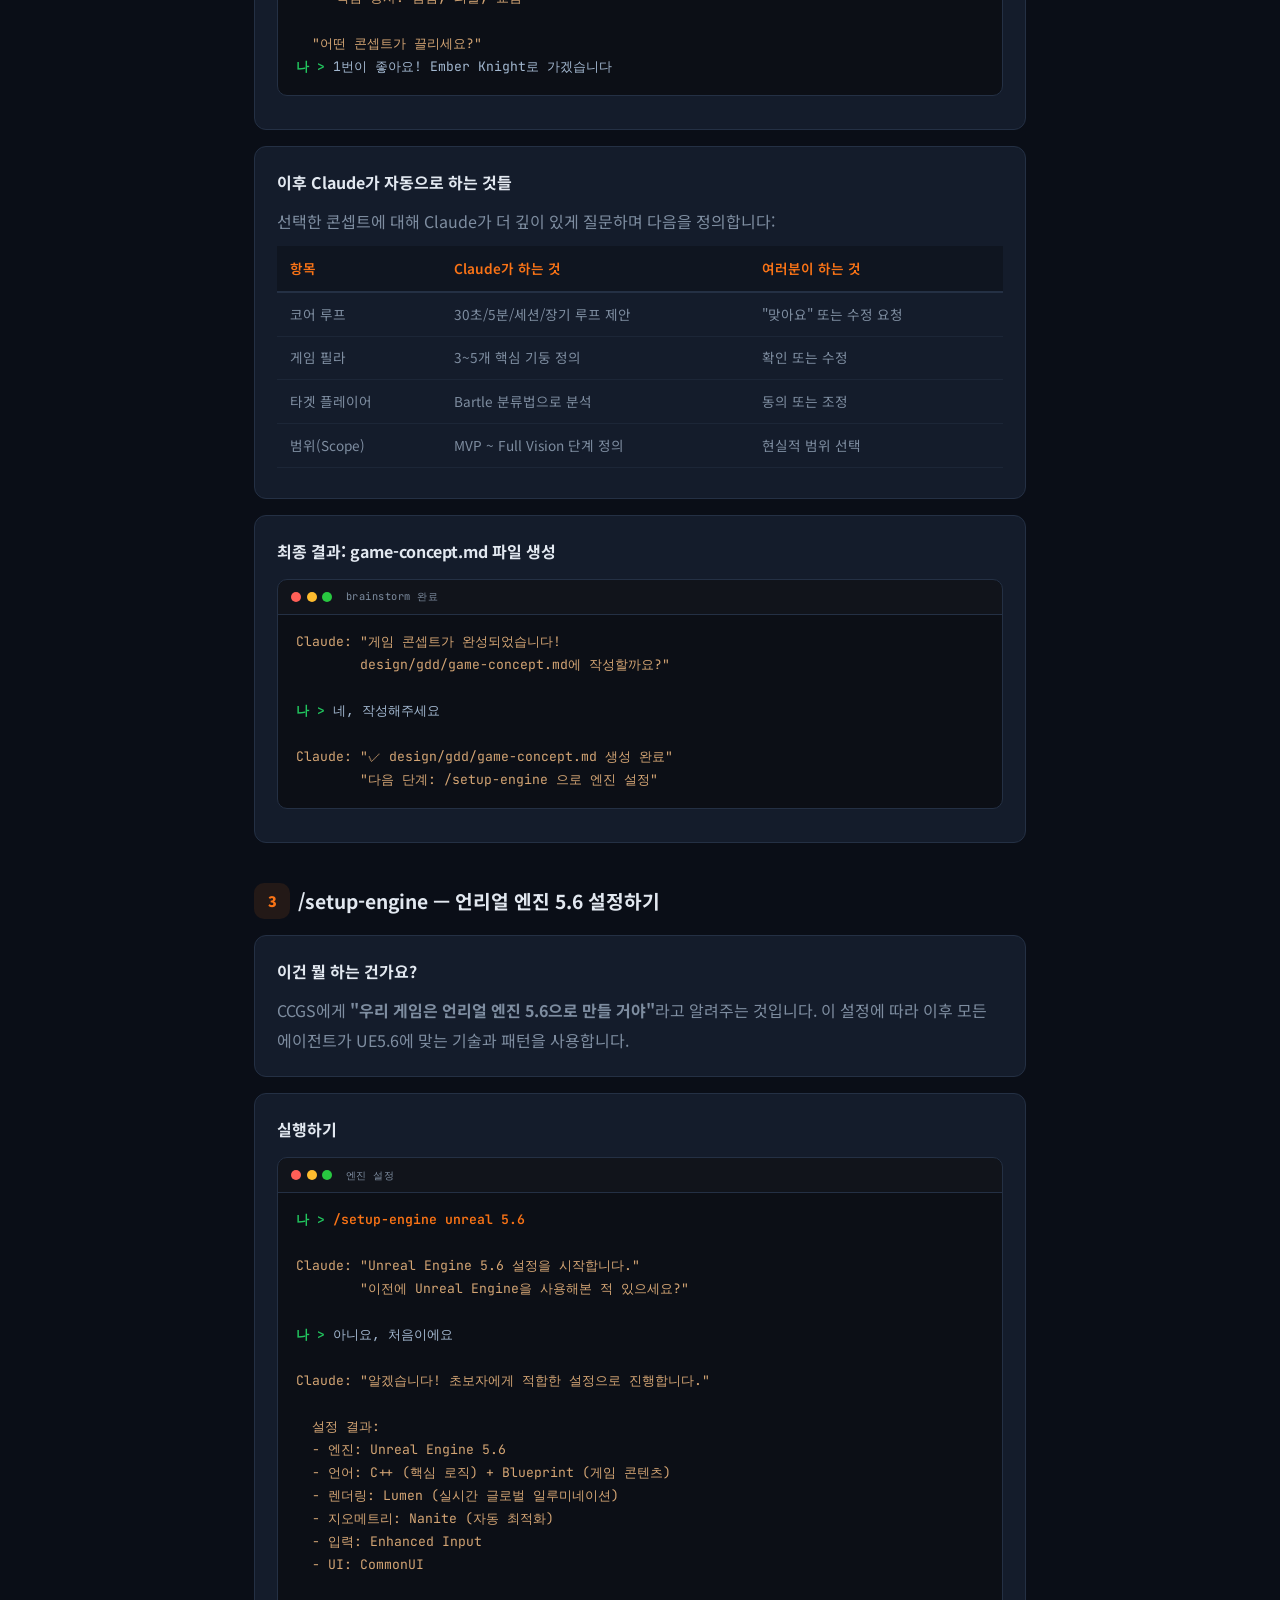
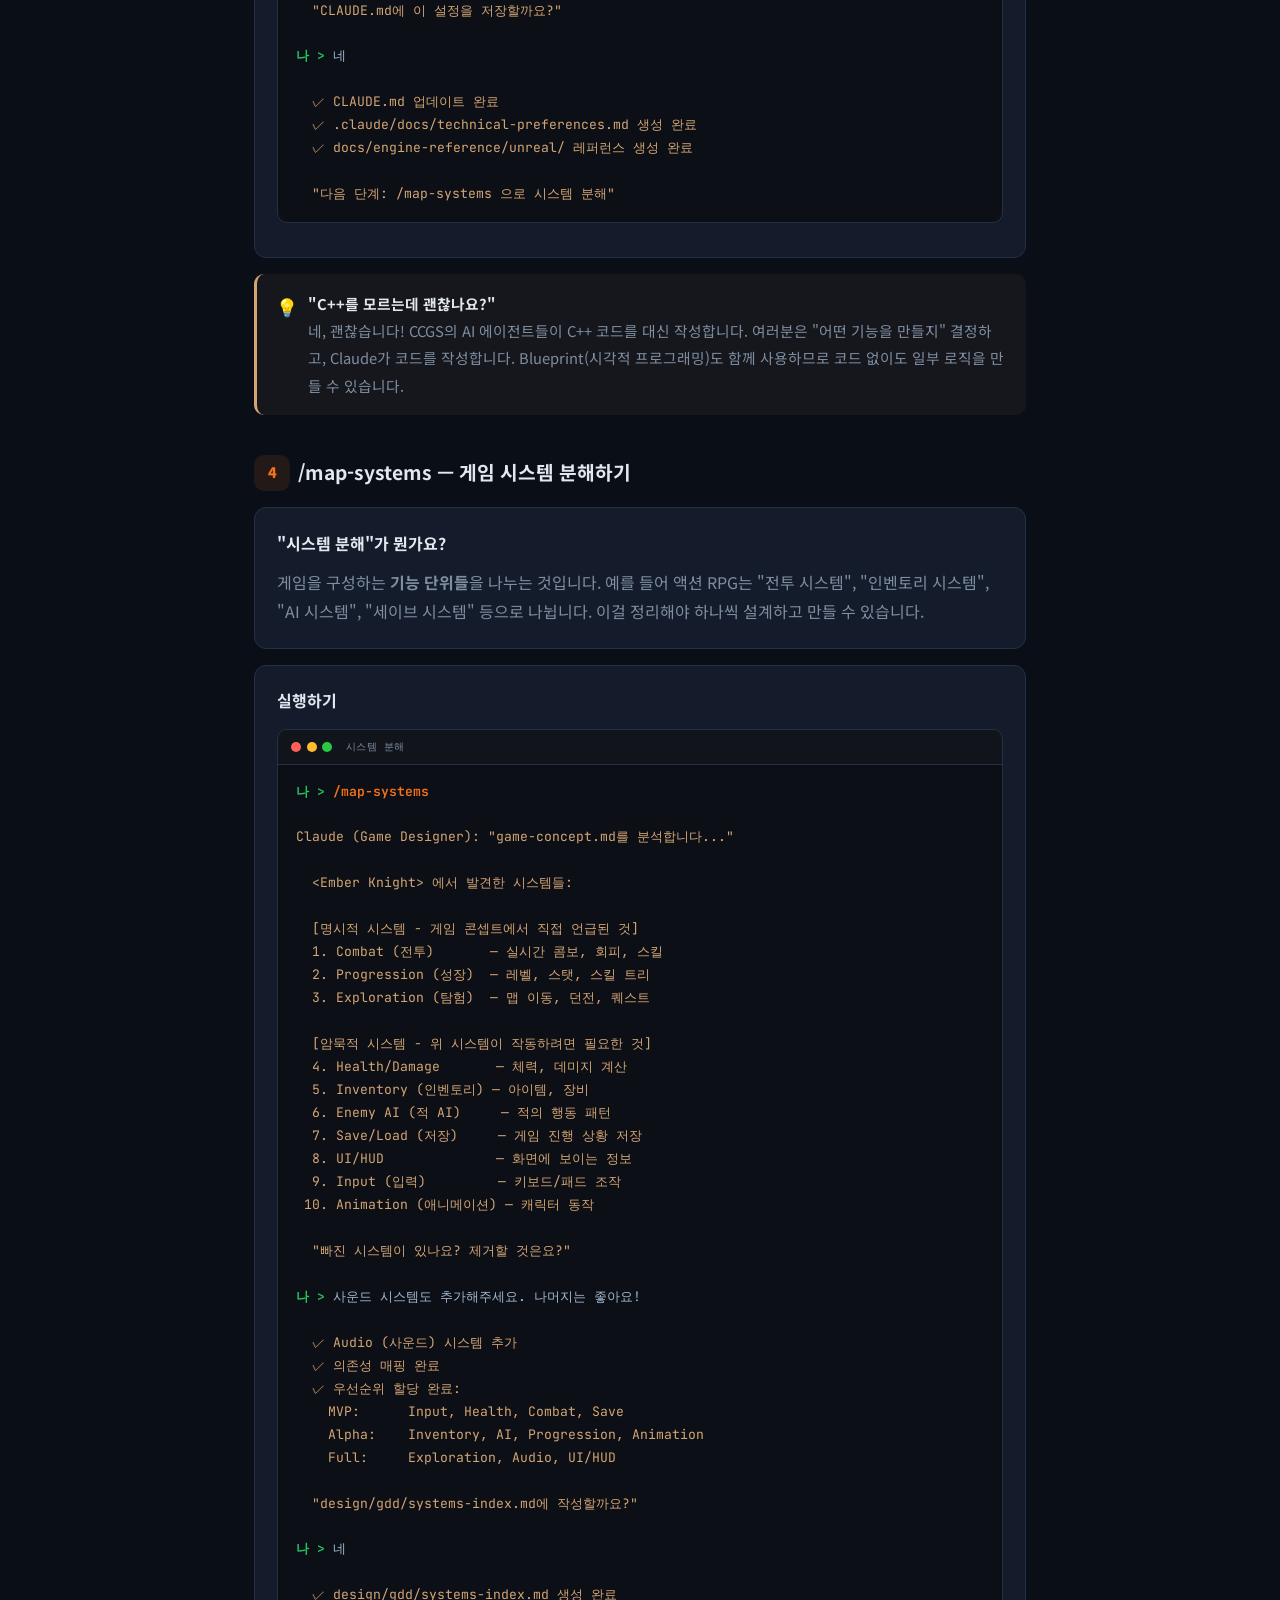
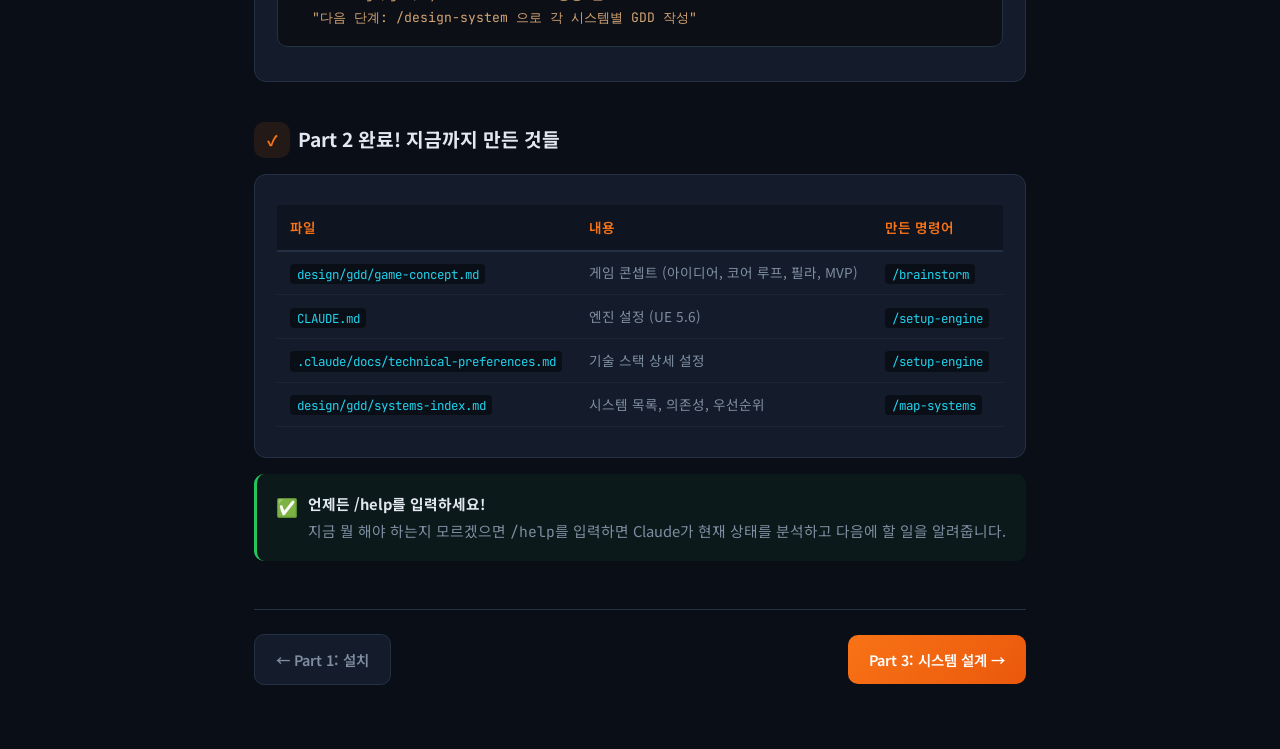
<file: docs/ccgs-guide/part2-concept.html>
<!DOCTYPE html>
<html lang="ko"><head><meta charset="UTF-8"><meta name="viewport" content="width=device-width,initial-scale=1.0">
<title>Part 2: 게임 컨셉 만들기 - CCGS + UE5.6 가이드</title>
<link rel="stylesheet" href="style.css">
</head><body>
<div class="topbar">
  <div class="topbar-left"><a href="index.html" class="topbar-home">&larr; 목차</a><span class="topbar-part">Part 2 / 5</span></div>
  <div class="topbar-nav">
    <a href="part1-setup.html">1</a><a href="part2-concept.html" class="cur">2</a><a href="part3-design.html">3</a><a href="part4-architecture.html">4</a><a href="part5-production.html">5</a>
  </div>
</div>

<div class="page-head">
  <span class="part-badge pb-2">Part 2 of 5</span>
  <h1>게임 컨셉 만들기</h1>
  <p>Claude와 대화하며 게임 아이디어를 발전시키고, 엔진을 설정하고, 게임의 시스템을 정리합니다</p>
</div>

<div class="content">

<!-- ===== STEP 1: /start ===== -->
<div class="step">
  <div class="step-label"><span class="step-num sn-o">1</span><h2>첫 명령어: /start 입력하기</h2></div>

  <div class="card">
    <h3>CCGS의 모든 시작은 /start 입니다</h3>
    <p>Part 1에서 <code>claude</code>를 실행한 상태에서 아래와 같이 입력합니다.</p>
    <div class="term">
      <div class="term-bar"><span class="td td-r"></span><span class="td td-y"></span><span class="td td-g"></span><span class="term-t">claude code</span></div>
      <div class="term-body"><span class="u">나 &gt;</span> <span class="s">/start</span></div>
    </div>
  </div>

  <div class="card">
    <h3>Claude가 보여주는 화면</h3>
    <p>Claude가 프로젝트 상태를 분석한 후 <strong>4가지 선택지</strong>를 물어봅니다.</p>
    <div class="term">
      <div class="term-bar"><span class="td td-r"></span><span class="td td-y"></span><span class="td td-g"></span><span class="term-t">claude 응답</span></div>
      <div class="term-body"><span class="ai">Claude: "Claude Code Game Studios에 오신 것을 환영합니다!</span>
<span class="ai">        지금 게임 아이디어 관점에서 어디쯤 계신가요?"</span>

<span class="ai">  A) 아이디어가 전혀 없어요</span>
<span class="ai">  B) 모호한 아이디어가 있어요 (장르나 테마 정도)</span>
<span class="ai">  C) 명확한 컨셉이 있어요</span>
<span class="ai">  D) 이미 만든 작업물이 있어요</span></div>
    </div>
  </div>

  <div class="card">
    <h3>어떻게 답하면 되나요?</h3>
    <p>그냥 자연스럽게 대답하시면 됩니다. 예를 들어:</p>
    <div class="term">
      <div class="term-bar"><span class="td td-r"></span><span class="td td-y"></span><span class="td td-g"></span><span class="term-t">답변 예시</span></div>
      <div class="term-body"><span class="g"># 아이디어가 없을 때</span>
<span class="u">나 &gt;</span> A

<span class="g"># 모호한 아이디어가 있을 때</span>
<span class="u">나 &gt;</span> B. 로그라이크 느낌의 게임을 만들고 싶어요

<span class="g"># 명확한 아이디어가 있을 때</span>
<span class="u">나 &gt;</span> C. 3인칭 액션 RPG인데, 실시간 전투가 있는 게임이에요</div>
    </div>
  </div>

  <div class="card">
    <h3>다음으로 Claude가 물어보는 것: 리뷰 모드</h3>
    <div class="term">
      <div class="term-bar"><span class="td td-r"></span><span class="td td-y"></span><span class="td td-g"></span><span class="term-t">리뷰 모드 선택</span></div>
      <div class="term-body"><span class="ai">Claude: "작업하면서 얼마나 많은 검토를 원하시나요?"</span>

<span class="ai">  Full  &mdash; 매 단계마다 전문가가 검토 (꼼꼼하지만 느림)</span>
<span class="ai">  Lean  &mdash; 단계 넘어갈 때만 검토 (권장!)</span>
<span class="ai">  Solo  &mdash; 검토 없이 빠르게 진행</span>

<span class="u">나 &gt;</span> Lean
<span class="ai">Claude: "좋습니다! Lean 모드로 설정했습니다."</span></div>
    </div>
    <div class="info tip">
      <span class="info-i">&#x2705;</span>
      <div><strong>비전공자라면 "Lean"을 추천합니다.</strong><p>Full은 너무 느리고, Solo는 검증 없이 넘어가서 나중에 문제가 생길 수 있습니다.</p></div>
    </div>
  </div>
</div>

<!-- ===== STEP 2: /brainstorm ===== -->
<div class="step">
  <div class="step-label"><span class="step-num sn-o">2</span><h2>/brainstorm &mdash; 게임 아이디어 만들기</h2></div>

  <div class="card">
    <h3>이게 뭘 하는 명령어인가요?</h3>
    <p>Claude의 <strong>Creative Director(창작 감독) 에이전트</strong>가 여러분과 대화하며 게임 아이디어를 발전시킵니다. 게임 디자인 전문 기법(MDA 프레임워크 등)을 사용합니다. 아이디어가 없어도 Claude가 질문을 하며 이끌어줍니다.</p>
  </div>

  <div class="card">
    <h3>실행하기</h3>
    <div class="term">
      <div class="term-bar"><span class="td td-r"></span><span class="td td-y"></span><span class="td td-g"></span><span class="term-t">brainstorm 시작</span></div>
      <div class="term-body"><span class="g"># 아이디어가 없을 때</span>
<span class="u">나 &gt;</span> <span class="s">/brainstorm</span>

<span class="g"># 힌트가 있을 때 (아무 말이나 붙여도 됩니다)</span>
<span class="u">나 &gt;</span> <span class="s">/brainstorm 좀비 서바이벌</span>
<span class="u">나 &gt;</span> <span class="s">/brainstorm 귀여운 동물 농장 게임</span>
<span class="u">나 &gt;</span> <span class="s">/brainstorm 우주 탐험 로그라이크</span></div>
    </div>
  </div>

  <div class="card">
    <h3>Claude와 대화하는 과정 (실제 예시)</h3>
    <p>Claude가 차례차례 질문하고, 여러분이 대답하면 됩니다. 정답은 없습니다!</p>
    <div class="term">
      <div class="term-bar"><span class="td td-r"></span><span class="td td-y"></span><span class="td td-g"></span><span class="term-t">brainstorm 대화 예시 (축약)</span></div>
      <div class="term-body"><span class="ai">Claude: "게임에서 가장 감동받거나 중독된 순간이 있으세요?"</span>
<span class="u">나 &gt;</span> 다크소울에서 보스 잡았을 때 짜릿했어요

<span class="ai">Claude: "가장 많이 한 게임 3개는요? 왜 좋아하셨어요?"</span>
<span class="u">나 &gt;</span> 젤다, 엘든링, 하데스. 탐험이랑 전투가 좋아서요

<span class="ai">Claude: "좋습니다! 취향 프로필을 정리하면:</span>
<span class="ai">  - 감정: 도전의 짜릿함, 발견의 기쁨</span>
<span class="ai">  - 선호: 탐험 + 액션전투 + 성장</span>
<span class="ai">  맞으세요?"</span>
<span class="u">나 &gt;</span> 네 맞아요!

<span class="ai">Claude: "3가지 완전히 다른 콘셉트를 만들었습니다:"</span>
<span class="ai"></span>
<span class="ai">  1. 「Ember Knight」 - 3인칭 액션 RPG</span>
<span class="ai">     "불의 힘을 다루는 기사가 저주받은 세계를 탐험"</span>
<span class="ai">     핵심 동사: 전투, 탐험, 강화</span>
<span class="ai"></span>
<span class="ai">  2. 「Void Drifter」 - 로그라이크 탑다운 슈터</span>
<span class="ai">     "우주 잔해 사이를 떠돌며 생존하는 1인 파일럿"</span>
<span class="ai">     핵심 동사: 회피, 수집, 조합</span>
<span class="ai"></span>
<span class="ai">  3. 「Stone &amp; Spirit」 - 오픈월드 탐험</span>
<span class="ai">     "고대 유적의 정령과 교감하며 세계를 복원"</span>
<span class="ai">     핵심 동사: 탐험, 퍼즐, 교감</span>
<span class="ai"></span>
<span class="ai">  "어떤 콘셉트가 끌리세요?"</span>
<span class="u">나 &gt;</span> 1번이 좋아요! Ember Knight로 가겠습니다</div>
    </div>
  </div>

  <div class="card">
    <h3>이후 Claude가 자동으로 하는 것들</h3>
    <p>선택한 콘셉트에 대해 Claude가 더 깊이 있게 질문하며 다음을 정의합니다:</p>
    <table class="tbl">
      <thead><tr><th>항목</th><th>Claude가 하는 것</th><th>여러분이 하는 것</th></tr></thead>
      <tbody>
        <tr><td>코어 루프</td><td>30초/5분/세션/장기 루프 제안</td><td>"맞아요" 또는 수정 요청</td></tr>
        <tr><td>게임 필라</td><td>3~5개 핵심 기둥 정의</td><td>확인 또는 수정</td></tr>
        <tr><td>타겟 플레이어</td><td>Bartle 분류법으로 분석</td><td>동의 또는 조정</td></tr>
        <tr><td>범위(Scope)</td><td>MVP ~ Full Vision 단계 정의</td><td>현실적 범위 선택</td></tr>
      </tbody>
    </table>
  </div>

  <div class="card">
    <h3>최종 결과: game-concept.md 파일 생성</h3>
    <div class="term">
      <div class="term-bar"><span class="td td-r"></span><span class="td td-y"></span><span class="td td-g"></span><span class="term-t">brainstorm 완료</span></div>
      <div class="term-body"><span class="ai">Claude: "게임 콘셉트가 완성되었습니다!</span>
<span class="ai">        design/gdd/game-concept.md에 작성할까요?"</span>

<span class="u">나 &gt;</span> 네, 작성해주세요

<span class="ai">Claude: "&#x2713; design/gdd/game-concept.md 생성 완료"</span>
<span class="ai">        "다음 단계: /setup-engine 으로 엔진 설정"</span></div>
    </div>
  </div>
</div>

<!-- ===== STEP 3: /setup-engine ===== -->
<div class="step">
  <div class="step-label"><span class="step-num sn-o">3</span><h2>/setup-engine &mdash; 언리얼 엔진 5.6 설정하기</h2></div>

  <div class="card">
    <h3>이건 뭘 하는 건가요?</h3>
    <p>CCGS에게 <strong>"우리 게임은 언리얼 엔진 5.6으로 만들 거야"</strong>라고 알려주는 것입니다. 이 설정에 따라 이후 모든 에이전트가 UE5.6에 맞는 기술과 패턴을 사용합니다.</p>
  </div>

  <div class="card">
    <h3>실행하기</h3>
    <div class="term">
      <div class="term-bar"><span class="td td-r"></span><span class="td td-y"></span><span class="td td-g"></span><span class="term-t">엔진 설정</span></div>
      <div class="term-body"><span class="u">나 &gt;</span> <span class="s">/setup-engine unreal 5.6</span>

<span class="ai">Claude: "Unreal Engine 5.6 설정을 시작합니다."</span>
<span class="ai">        "이전에 Unreal Engine을 사용해본 적 있으세요?"</span>

<span class="u">나 &gt;</span> 아니요, 처음이에요

<span class="ai">Claude: "알겠습니다! 초보자에게 적합한 설정으로 진행합니다."</span>
<span class="ai"></span>
<span class="ai">  설정 결과:</span>
<span class="ai">  - 엔진: Unreal Engine 5.6</span>
<span class="ai">  - 언어: C++ (핵심 로직) + Blueprint (게임 콘텐츠)</span>
<span class="ai">  - 렌더링: Lumen (실시간 글로벌 일루미네이션)</span>
<span class="ai">  - 지오메트리: Nanite (자동 최적화)</span>
<span class="ai">  - 입력: Enhanced Input</span>
<span class="ai">  - UI: CommonUI</span>
<span class="ai"></span>
<span class="ai">  "CLAUDE.md에 이 설정을 저장할까요?"</span>

<span class="u">나 &gt;</span> 네

<span class="ai">  &#x2713; CLAUDE.md 업데이트 완료</span>
<span class="ai">  &#x2713; .claude/docs/technical-preferences.md 생성 완료</span>
<span class="ai">  &#x2713; docs/engine-reference/unreal/ 레퍼런스 생성 완료</span>
<span class="ai"></span>
<span class="ai">  "다음 단계: /map-systems 으로 시스템 분해"</span></div>
    </div>
  </div>

  <div class="info ai">
    <span class="info-i">&#x1f4a1;</span>
    <div><strong>"C++를 모르는데 괜찮나요?"</strong><p>네, 괜찮습니다! CCGS의 AI 에이전트들이 C++ 코드를 대신 작성합니다. 여러분은 "어떤 기능을 만들지" 결정하고, Claude가 코드를 작성합니다. Blueprint(시각적 프로그래밍)도 함께 사용하므로 코드 없이도 일부 로직을 만들 수 있습니다.</p></div>
  </div>
</div>

<!-- ===== STEP 4: /map-systems ===== -->
<div class="step">
  <div class="step-label"><span class="step-num sn-o">4</span><h2>/map-systems &mdash; 게임 시스템 분해하기</h2></div>

  <div class="card">
    <h3>"시스템 분해"가 뭔가요?</h3>
    <p>게임을 구성하는 <strong>기능 단위들</strong>을 나누는 것입니다. 예를 들어 액션 RPG는 "전투 시스템", "인벤토리 시스템", "AI 시스템", "세이브 시스템" 등으로 나뉩니다. 이걸 정리해야 하나씩 설계하고 만들 수 있습니다.</p>
  </div>

  <div class="card">
    <h3>실행하기</h3>
    <div class="term">
      <div class="term-bar"><span class="td td-r"></span><span class="td td-y"></span><span class="td td-g"></span><span class="term-t">시스템 분해</span></div>
      <div class="term-body"><span class="u">나 &gt;</span> <span class="s">/map-systems</span>

<span class="ai">Claude (Game Designer): "game-concept.md를 분석합니다..."</span>
<span class="ai"></span>
<span class="ai">  &lt;Ember Knight&gt; 에서 발견한 시스템들:</span>
<span class="ai"></span>
<span class="ai">  [명시적 시스템 - 게임 콘셉트에서 직접 언급된 것]</span>
<span class="ai">  1. Combat (전투)       &mdash; 실시간 콤보, 회피, 스킬</span>
<span class="ai">  2. Progression (성장)  &mdash; 레벨, 스탯, 스킬 트리</span>
<span class="ai">  3. Exploration (탐험)  &mdash; 맵 이동, 던전, 퀘스트</span>
<span class="ai"></span>
<span class="ai">  [암묵적 시스템 - 위 시스템이 작동하려면 필요한 것]</span>
<span class="ai">  4. Health/Damage       &mdash; 체력, 데미지 계산</span>
<span class="ai">  5. Inventory (인벤토리) &mdash; 아이템, 장비</span>
<span class="ai">  6. Enemy AI (적 AI)     &mdash; 적의 행동 패턴</span>
<span class="ai">  7. Save/Load (저장)     &mdash; 게임 진행 상황 저장</span>
<span class="ai">  8. UI/HUD              &mdash; 화면에 보이는 정보</span>
<span class="ai">  9. Input (입력)         &mdash; 키보드/패드 조작</span>
<span class="ai"> 10. Animation (애니메이션) &mdash; 캐릭터 동작</span>
<span class="ai"></span>
<span class="ai">  "빠진 시스템이 있나요? 제거할 것은요?"</span>

<span class="u">나 &gt;</span> 사운드 시스템도 추가해주세요. 나머지는 좋아요!

<span class="ai">  &#x2713; Audio (사운드) 시스템 추가</span>
<span class="ai">  &#x2713; 의존성 매핑 완료</span>
<span class="ai">  &#x2713; 우선순위 할당 완료:</span>
<span class="ai">    MVP:      Input, Health, Combat, Save</span>
<span class="ai">    Alpha:    Inventory, AI, Progression, Animation</span>
<span class="ai">    Full:     Exploration, Audio, UI/HUD</span>
<span class="ai"></span>
<span class="ai">  "design/gdd/systems-index.md에 작성할까요?"</span>

<span class="u">나 &gt;</span> 네

<span class="ai">  &#x2713; design/gdd/systems-index.md 생성 완료</span>
<span class="ai">  "다음 단계: /design-system 으로 각 시스템별 GDD 작성"</span></div>
    </div>
  </div>
</div>

<!-- Summary -->
<div class="step">
  <div class="step-label"><span class="step-num sn-o">&#x2713;</span><h2>Part 2 완료! 지금까지 만든 것들</h2></div>
  <div class="card">
    <table class="tbl">
      <thead><tr><th>파일</th><th>내용</th><th>만든 명령어</th></tr></thead>
      <tbody>
        <tr><td><code>design/gdd/game-concept.md</code></td><td>게임 콘셉트 (아이디어, 코어 루프, 필라, MVP)</td><td><code>/brainstorm</code></td></tr>
        <tr><td><code>CLAUDE.md</code></td><td>엔진 설정 (UE 5.6)</td><td><code>/setup-engine</code></td></tr>
        <tr><td><code>.claude/docs/technical-preferences.md</code></td><td>기술 스택 상세 설정</td><td><code>/setup-engine</code></td></tr>
        <tr><td><code>design/gdd/systems-index.md</code></td><td>시스템 목록, 의존성, 우선순위</td><td><code>/map-systems</code></td></tr>
      </tbody>
    </table>
  </div>

  <div class="info tip">
    <span class="info-i">&#x2705;</span>
    <div><strong>언제든 /help를 입력하세요!</strong><p>지금 뭘 해야 하는지 모르겠으면 <code>/help</code>를 입력하면 Claude가 현재 상태를 분석하고 다음에 할 일을 알려줍니다.</p></div>
  </div>
</div>

<div class="nav-foot">
  <a href="part1-setup.html" class="btn btn-sec">&larr; Part 1: 설치</a>
  <a href="part3-design.html" class="btn btn-pri">Part 3: 시스템 설계 &rarr;</a>
</div>
</div>
</body></html>
</file>
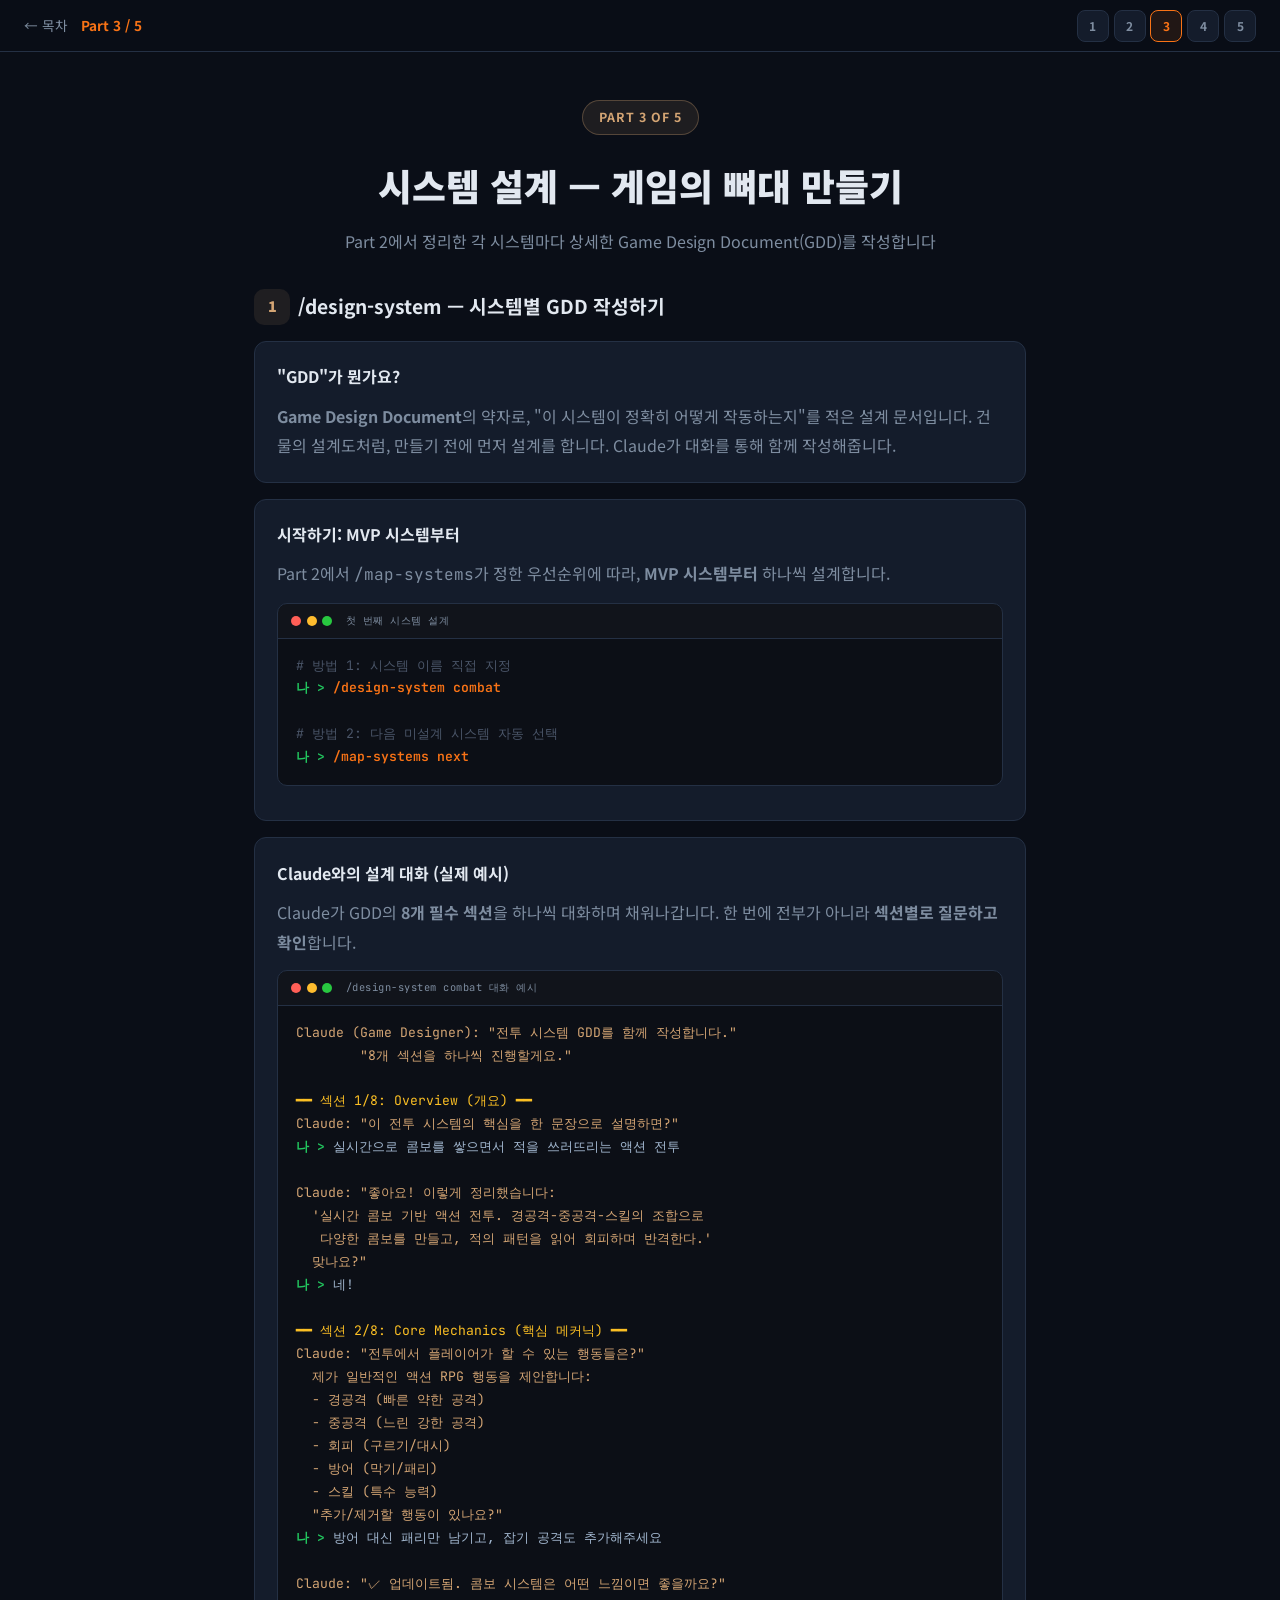
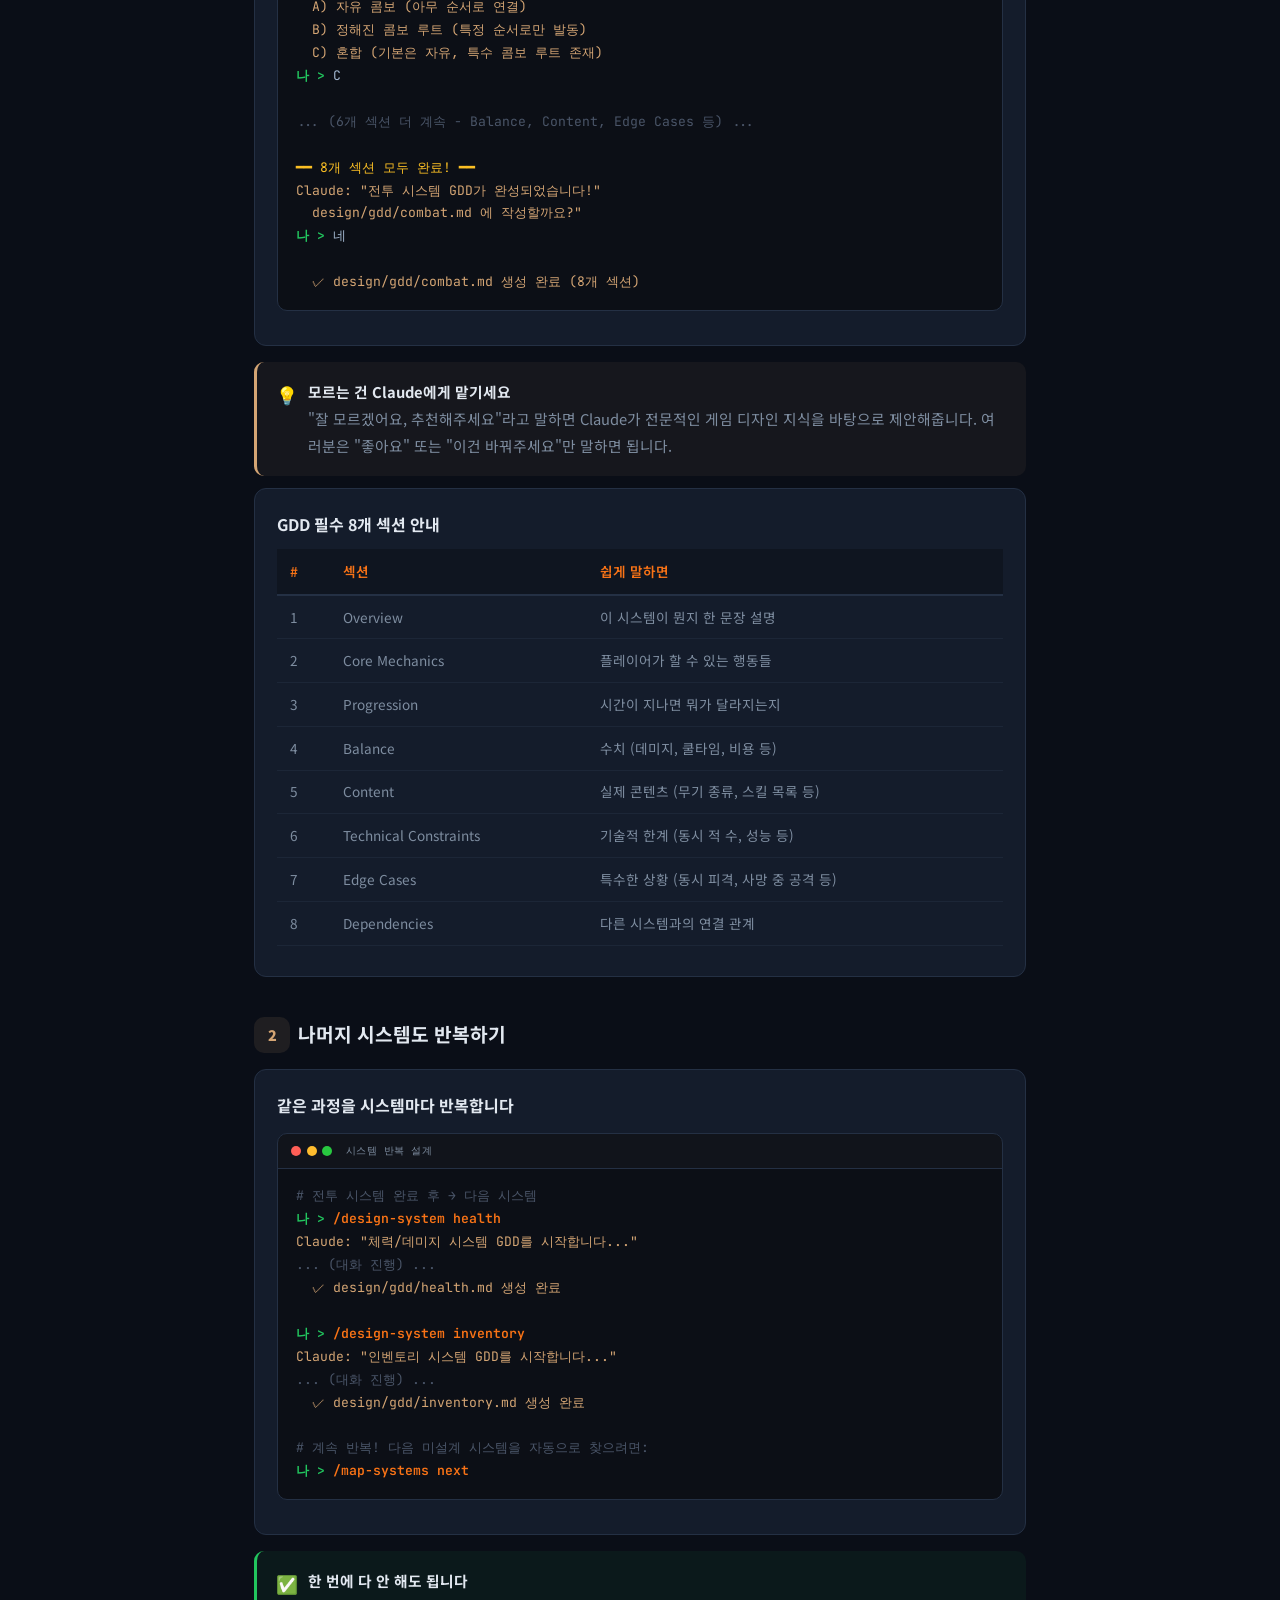
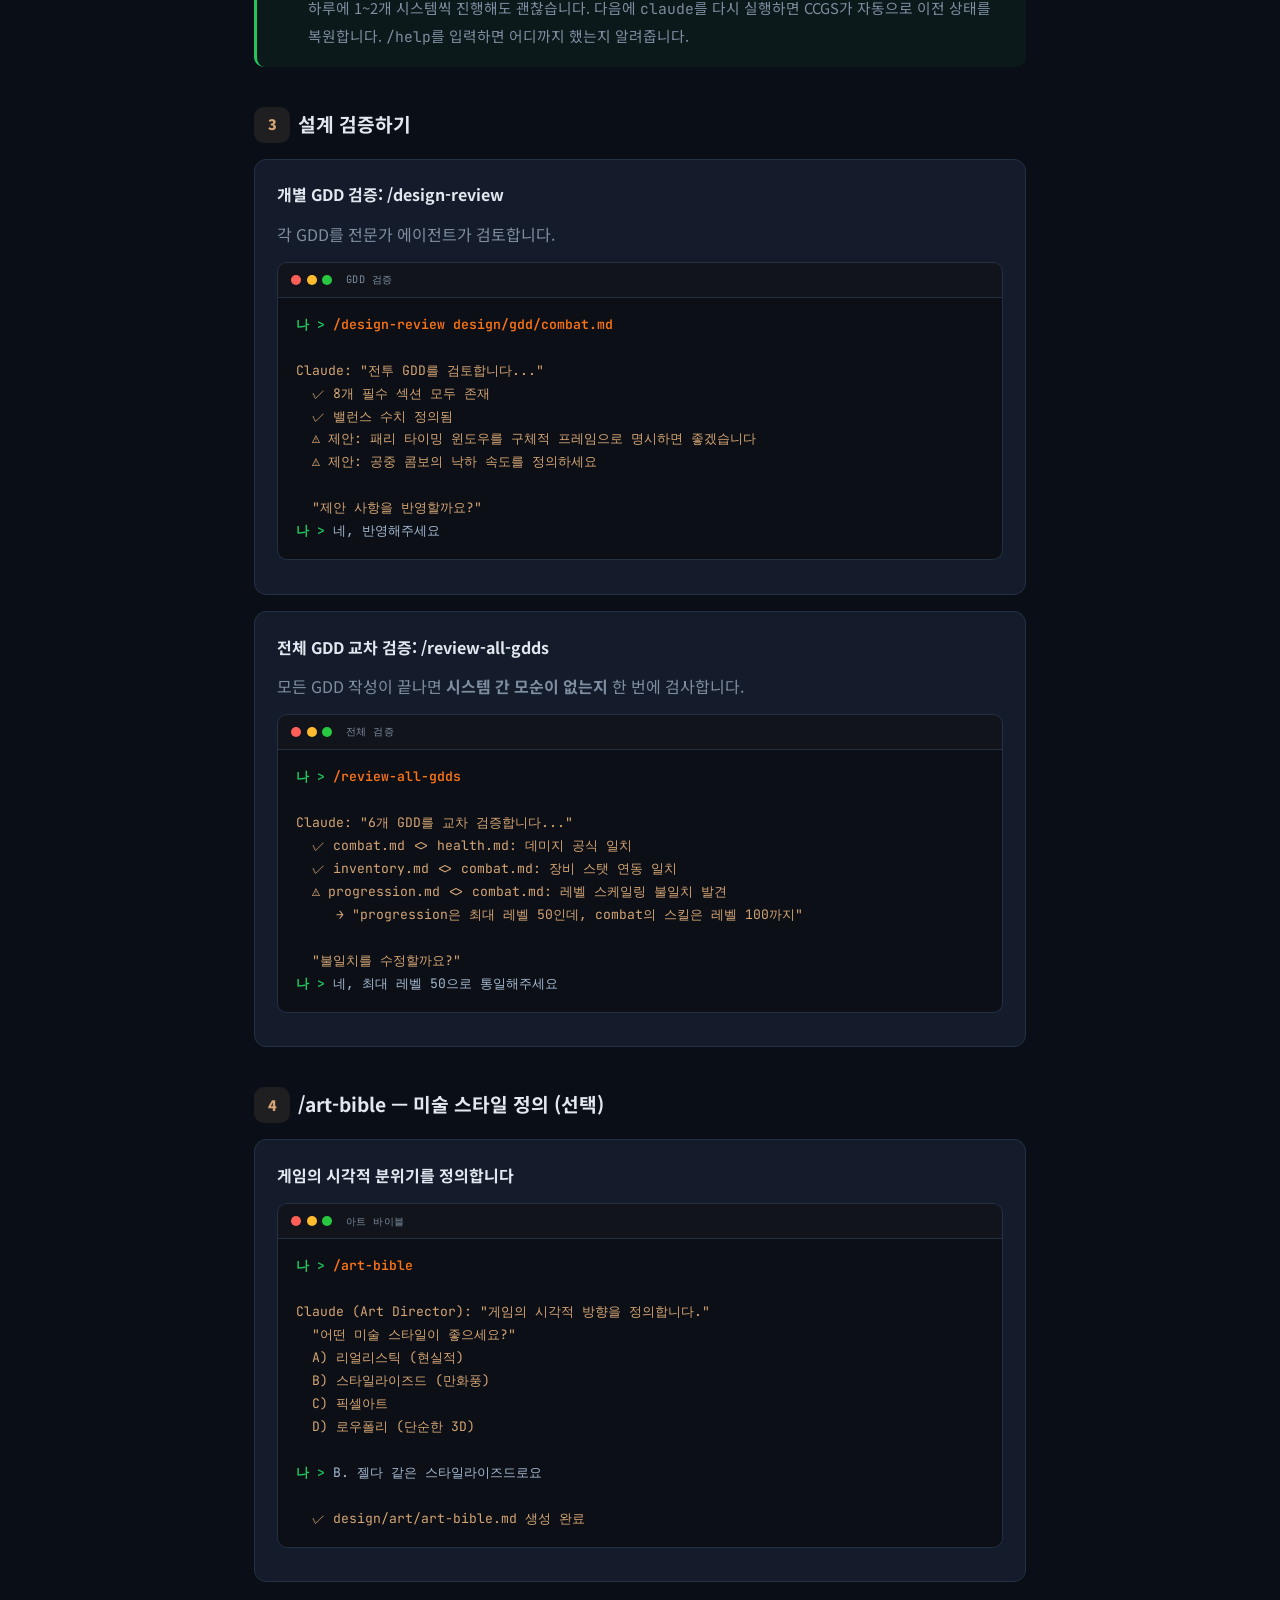
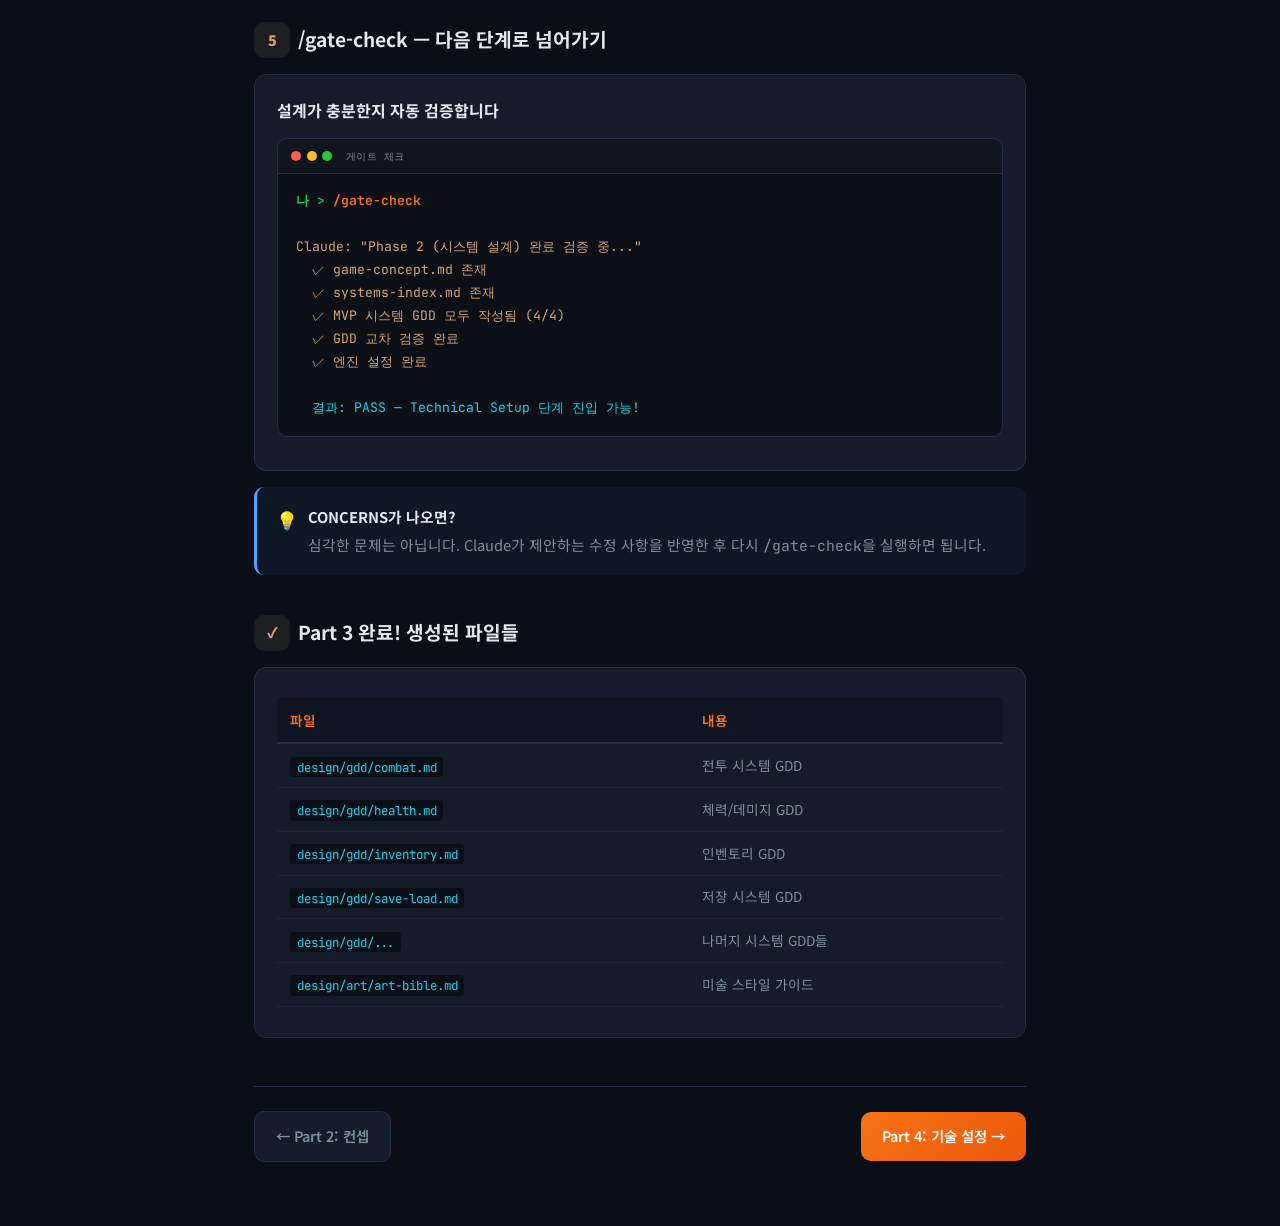
<file: docs/ccgs-guide/part3-design.html>
<!DOCTYPE html>
<html lang="ko"><head><meta charset="UTF-8"><meta name="viewport" content="width=device-width,initial-scale=1.0">
<title>Part 3: 시스템 설계 - CCGS + UE5.6 가이드</title>
<link rel="stylesheet" href="style.css">
</head><body>
<div class="topbar">
  <div class="topbar-left"><a href="index.html" class="topbar-home">&larr; 목차</a><span class="topbar-part">Part 3 / 5</span></div>
  <div class="topbar-nav">
    <a href="part1-setup.html">1</a><a href="part2-concept.html">2</a><a href="part3-design.html" class="cur">3</a><a href="part4-architecture.html">4</a><a href="part5-production.html">5</a>
  </div>
</div>

<div class="page-head">
  <span class="part-badge pb-3">Part 3 of 5</span>
  <h1>시스템 설계 &mdash; 게임의 뼈대 만들기</h1>
  <p>Part 2에서 정리한 각 시스템마다 상세한 Game Design Document(GDD)를 작성합니다</p>
</div>

<div class="content">

<!-- ===== STEP 1: /design-system ===== -->
<div class="step">
  <div class="step-label"><span class="step-num sn-c">1</span><h2>/design-system &mdash; 시스템별 GDD 작성하기</h2></div>

  <div class="card">
    <h3>"GDD"가 뭔가요?</h3>
    <p><strong>Game Design Document</strong>의 약자로, "이 시스템이 정확히 어떻게 작동하는지"를 적은 설계 문서입니다. 건물의 설계도처럼, 만들기 전에 먼저 설계를 합니다. Claude가 대화를 통해 함께 작성해줍니다.</p>
  </div>

  <div class="card">
    <h3>시작하기: MVP 시스템부터</h3>
    <p>Part 2에서 <code>/map-systems</code>가 정한 우선순위에 따라, <strong>MVP 시스템부터</strong> 하나씩 설계합니다.</p>
    <div class="term">
      <div class="term-bar"><span class="td td-r"></span><span class="td td-y"></span><span class="td td-g"></span><span class="term-t">첫 번째 시스템 설계</span></div>
      <div class="term-body"><span class="g"># 방법 1: 시스템 이름 직접 지정</span>
<span class="u">나 &gt;</span> <span class="s">/design-system combat</span>

<span class="g"># 방법 2: 다음 미설계 시스템 자동 선택</span>
<span class="u">나 &gt;</span> <span class="s">/map-systems next</span></div>
    </div>
  </div>

  <div class="card">
    <h3>Claude와의 설계 대화 (실제 예시)</h3>
    <p>Claude가 GDD의 <strong>8개 필수 섹션</strong>을 하나씩 대화하며 채워나갑니다. 한 번에 전부가 아니라 <strong>섹션별로 질문하고 확인</strong>합니다.</p>
    <div class="term">
      <div class="term-bar"><span class="td td-r"></span><span class="td td-y"></span><span class="td td-g"></span><span class="term-t">/design-system combat 대화 예시</span></div>
      <div class="term-body"><span class="ai">Claude (Game Designer): "전투 시스템 GDD를 함께 작성합니다."</span>
<span class="ai">        "8개 섹션을 하나씩 진행할게요."</span>
<span class="ai"></span>
<span class="w">━━ 섹션 1/8: Overview (개요) ━━</span>
<span class="ai">Claude: "이 전투 시스템의 핵심을 한 문장으로 설명하면?"</span>
<span class="u">나 &gt;</span> 실시간으로 콤보를 쌓으면서 적을 쓰러뜨리는 액션 전투

<span class="ai">Claude: "좋아요! 이렇게 정리했습니다:</span>
<span class="ai">  '실시간 콤보 기반 액션 전투. 경공격-중공격-스킬의 조합으로</span>
<span class="ai">   다양한 콤보를 만들고, 적의 패턴을 읽어 회피하며 반격한다.'</span>
<span class="ai">  맞나요?"</span>
<span class="u">나 &gt;</span> 네!

<span class="w">━━ 섹션 2/8: Core Mechanics (핵심 메커닉) ━━</span>
<span class="ai">Claude: "전투에서 플레이어가 할 수 있는 행동들은?"</span>
<span class="ai">  제가 일반적인 액션 RPG 행동을 제안합니다:</span>
<span class="ai">  - 경공격 (빠른 약한 공격)</span>
<span class="ai">  - 중공격 (느린 강한 공격)</span>
<span class="ai">  - 회피 (구르기/대시)</span>
<span class="ai">  - 방어 (막기/패리)</span>
<span class="ai">  - 스킬 (특수 능력)</span>
<span class="ai">  "추가/제거할 행동이 있나요?"</span>
<span class="u">나 &gt;</span> 방어 대신 패리만 남기고, 잡기 공격도 추가해주세요

<span class="ai">Claude: "&#x2713; 업데이트됨. 콤보 시스템은 어떤 느낌이면 좋을까요?"</span>
<span class="ai">  A) 자유 콤보 (아무 순서로 연결)</span>
<span class="ai">  B) 정해진 콤보 루트 (특정 순서로만 발동)</span>
<span class="ai">  C) 혼합 (기본은 자유, 특수 콤보 루트 존재)</span>
<span class="u">나 &gt;</span> C

<span class="g">... (6개 섹션 더 계속 - Balance, Content, Edge Cases 등) ...</span>

<span class="w">━━ 8개 섹션 모두 완료! ━━</span>
<span class="ai">Claude: "전투 시스템 GDD가 완성되었습니다!"</span>
<span class="ai">  design/gdd/combat.md 에 작성할까요?"</span>
<span class="u">나 &gt;</span> 네

<span class="ai">  &#x2713; design/gdd/combat.md 생성 완료 (8개 섹션)</span></div>
    </div>
  </div>

  <div class="info ai">
    <span class="info-i">&#x1f4a1;</span>
    <div><strong>모르는 건 Claude에게 맡기세요</strong><p>"잘 모르겠어요, 추천해주세요"라고 말하면 Claude가 전문적인 게임 디자인 지식을 바탕으로 제안해줍니다. 여러분은 "좋아요" 또는 "이건 바꿔주세요"만 말하면 됩니다.</p></div>
  </div>

  <div class="card">
    <h3>GDD 필수 8개 섹션 안내</h3>
    <table class="tbl">
      <thead><tr><th>#</th><th>섹션</th><th>쉽게 말하면</th></tr></thead>
      <tbody>
        <tr><td>1</td><td>Overview</td><td>이 시스템이 뭔지 한 문장 설명</td></tr>
        <tr><td>2</td><td>Core Mechanics</td><td>플레이어가 할 수 있는 행동들</td></tr>
        <tr><td>3</td><td>Progression</td><td>시간이 지나면 뭐가 달라지는지</td></tr>
        <tr><td>4</td><td>Balance</td><td>수치 (데미지, 쿨타임, 비용 등)</td></tr>
        <tr><td>5</td><td>Content</td><td>실제 콘텐츠 (무기 종류, 스킬 목록 등)</td></tr>
        <tr><td>6</td><td>Technical Constraints</td><td>기술적 한계 (동시 적 수, 성능 등)</td></tr>
        <tr><td>7</td><td>Edge Cases</td><td>특수한 상황 (동시 피격, 사망 중 공격 등)</td></tr>
        <tr><td>8</td><td>Dependencies</td><td>다른 시스템과의 연결 관계</td></tr>
      </tbody>
    </table>
  </div>
</div>

<!-- ===== STEP 2: 반복 ===== -->
<div class="step">
  <div class="step-label"><span class="step-num sn-c">2</span><h2>나머지 시스템도 반복하기</h2></div>

  <div class="card">
    <h3>같은 과정을 시스템마다 반복합니다</h3>
    <div class="term">
      <div class="term-bar"><span class="td td-r"></span><span class="td td-y"></span><span class="td td-g"></span><span class="term-t">시스템 반복 설계</span></div>
      <div class="term-body"><span class="g"># 전투 시스템 완료 후 &rarr; 다음 시스템</span>
<span class="u">나 &gt;</span> <span class="s">/design-system health</span>
<span class="ai">Claude: "체력/데미지 시스템 GDD를 시작합니다..."</span>
<span class="g">... (대화 진행) ...</span>
<span class="ai">  &#x2713; design/gdd/health.md 생성 완료</span>

<span class="u">나 &gt;</span> <span class="s">/design-system inventory</span>
<span class="ai">Claude: "인벤토리 시스템 GDD를 시작합니다..."</span>
<span class="g">... (대화 진행) ...</span>
<span class="ai">  &#x2713; design/gdd/inventory.md 생성 완료</span>

<span class="g"># 계속 반복! 다음 미설계 시스템을 자동으로 찾으려면:</span>
<span class="u">나 &gt;</span> <span class="s">/map-systems next</span></div>
    </div>
  </div>

  <div class="info tip">
    <span class="info-i">&#x2705;</span>
    <div><strong>한 번에 다 안 해도 됩니다</strong><p>하루에 1~2개 시스템씩 진행해도 괜찮습니다. 다음에 <code>claude</code>를 다시 실행하면 CCGS가 자동으로 이전 상태를 복원합니다. <code>/help</code>를 입력하면 어디까지 했는지 알려줍니다.</p></div>
  </div>
</div>

<!-- ===== STEP 3: 설계 검증 ===== -->
<div class="step">
  <div class="step-label"><span class="step-num sn-c">3</span><h2>설계 검증하기</h2></div>

  <div class="card">
    <h3>개별 GDD 검증: /design-review</h3>
    <p>각 GDD를 전문가 에이전트가 검토합니다.</p>
    <div class="term">
      <div class="term-bar"><span class="td td-r"></span><span class="td td-y"></span><span class="td td-g"></span><span class="term-t">GDD 검증</span></div>
      <div class="term-body"><span class="u">나 &gt;</span> <span class="s">/design-review design/gdd/combat.md</span>

<span class="ai">Claude: "전투 GDD를 검토합니다..."</span>
<span class="ai">  &#x2713; 8개 필수 섹션 모두 존재</span>
<span class="ai">  &#x2713; 밸런스 수치 정의됨</span>
<span class="ai">  &#x26a0; 제안: 패리 타이밍 윈도우를 구체적 프레임으로 명시하면 좋겠습니다</span>
<span class="ai">  &#x26a0; 제안: 공중 콤보의 낙하 속도를 정의하세요</span>
<span class="ai"></span>
<span class="ai">  "제안 사항을 반영할까요?"</span>
<span class="u">나 &gt;</span> 네, 반영해주세요</span></div>
    </div>
  </div>

  <div class="card">
    <h3>전체 GDD 교차 검증: /review-all-gdds</h3>
    <p>모든 GDD 작성이 끝나면 <strong>시스템 간 모순이 없는지</strong> 한 번에 검사합니다.</p>
    <div class="term">
      <div class="term-bar"><span class="td td-r"></span><span class="td td-y"></span><span class="td td-g"></span><span class="term-t">전체 검증</span></div>
      <div class="term-body"><span class="u">나 &gt;</span> <span class="s">/review-all-gdds</span>

<span class="ai">Claude: "6개 GDD를 교차 검증합니다..."</span>
<span class="ai">  &#x2713; combat.md &lt;&gt; health.md: 데미지 공식 일치</span>
<span class="ai">  &#x2713; inventory.md &lt;&gt; combat.md: 장비 스탯 연동 일치</span>
<span class="ai">  &#x26a0; progression.md &lt;&gt; combat.md: 레벨 스케일링 불일치 발견</span>
<span class="ai">     &rarr; "progression은 최대 레벨 50인데, combat의 스킬은 레벨 100까지"</span>
<span class="ai"></span>
<span class="ai">  "불일치를 수정할까요?"</span>
<span class="u">나 &gt;</span> 네, 최대 레벨 50으로 통일해주세요</span></div>
    </div>
  </div>
</div>

<!-- ===== STEP 4: 아트 바이블 ===== -->
<div class="step">
  <div class="step-label"><span class="step-num sn-c">4</span><h2>/art-bible &mdash; 미술 스타일 정의 (선택)</h2></div>

  <div class="card">
    <h3>게임의 시각적 분위기를 정의합니다</h3>
    <div class="term">
      <div class="term-bar"><span class="td td-r"></span><span class="td td-y"></span><span class="td td-g"></span><span class="term-t">아트 바이블</span></div>
      <div class="term-body"><span class="u">나 &gt;</span> <span class="s">/art-bible</span>

<span class="ai">Claude (Art Director): "게임의 시각적 방향을 정의합니다."</span>
<span class="ai">  "어떤 미술 스타일이 좋으세요?"</span>
<span class="ai">  A) 리얼리스틱 (현실적)</span>
<span class="ai">  B) 스타일라이즈드 (만화풍)</span>
<span class="ai">  C) 픽셀아트</span>
<span class="ai">  D) 로우폴리 (단순한 3D)</span>

<span class="u">나 &gt;</span> B. 젤다 같은 스타일라이즈드로요

<span class="ai">  &#x2713; design/art/art-bible.md 생성 완료</span></div>
    </div>
  </div>
</div>

<!-- ===== STEP 5: 단계 검증 ===== -->
<div class="step">
  <div class="step-label"><span class="step-num sn-c">5</span><h2>/gate-check &mdash; 다음 단계로 넘어가기</h2></div>

  <div class="card">
    <h3>설계가 충분한지 자동 검증합니다</h3>
    <div class="term">
      <div class="term-bar"><span class="td td-r"></span><span class="td td-y"></span><span class="td td-g"></span><span class="term-t">게이트 체크</span></div>
      <div class="term-body"><span class="u">나 &gt;</span> <span class="s">/gate-check</span>

<span class="ai">Claude: "Phase 2 (시스템 설계) 완료 검증 중..."</span>
<span class="ai">  &#x2713; game-concept.md 존재</span>
<span class="ai">  &#x2713; systems-index.md 존재</span>
<span class="ai">  &#x2713; MVP 시스템 GDD 모두 작성됨 (4/4)</span>
<span class="ai">  &#x2713; GDD 교차 검증 완료</span>
<span class="ai">  &#x2713; 엔진 설정 완료</span>
<span class="ai"></span>
<span class="h">  결과: PASS &mdash; Technical Setup 단계 진입 가능!</span></div>
    </div>
  </div>

  <div class="info note">
    <span class="info-i">&#x1f4a1;</span>
    <div><strong>CONCERNS가 나오면?</strong><p>심각한 문제는 아닙니다. Claude가 제안하는 수정 사항을 반영한 후 다시 <code>/gate-check</code>을 실행하면 됩니다.</p></div>
  </div>
</div>

<!-- Summary -->
<div class="step">
  <div class="step-label"><span class="step-num sn-c">&#x2713;</span><h2>Part 3 완료! 생성된 파일들</h2></div>
  <div class="card">
    <table class="tbl">
      <thead><tr><th>파일</th><th>내용</th></tr></thead>
      <tbody>
        <tr><td><code>design/gdd/combat.md</code></td><td>전투 시스템 GDD</td></tr>
        <tr><td><code>design/gdd/health.md</code></td><td>체력/데미지 GDD</td></tr>
        <tr><td><code>design/gdd/inventory.md</code></td><td>인벤토리 GDD</td></tr>
        <tr><td><code>design/gdd/save-load.md</code></td><td>저장 시스템 GDD</td></tr>
        <tr><td><code>design/gdd/...</code></td><td>나머지 시스템 GDD들</td></tr>
        <tr><td><code>design/art/art-bible.md</code></td><td>미술 스타일 가이드</td></tr>
      </tbody>
    </table>
  </div>
</div>

<div class="nav-foot">
  <a href="part2-concept.html" class="btn btn-sec">&larr; Part 2: 컨셉</a>
  <a href="part4-architecture.html" class="btn btn-pri">Part 4: 기술 설정 &rarr;</a>
</div>
</div>
</body></html>
</file>
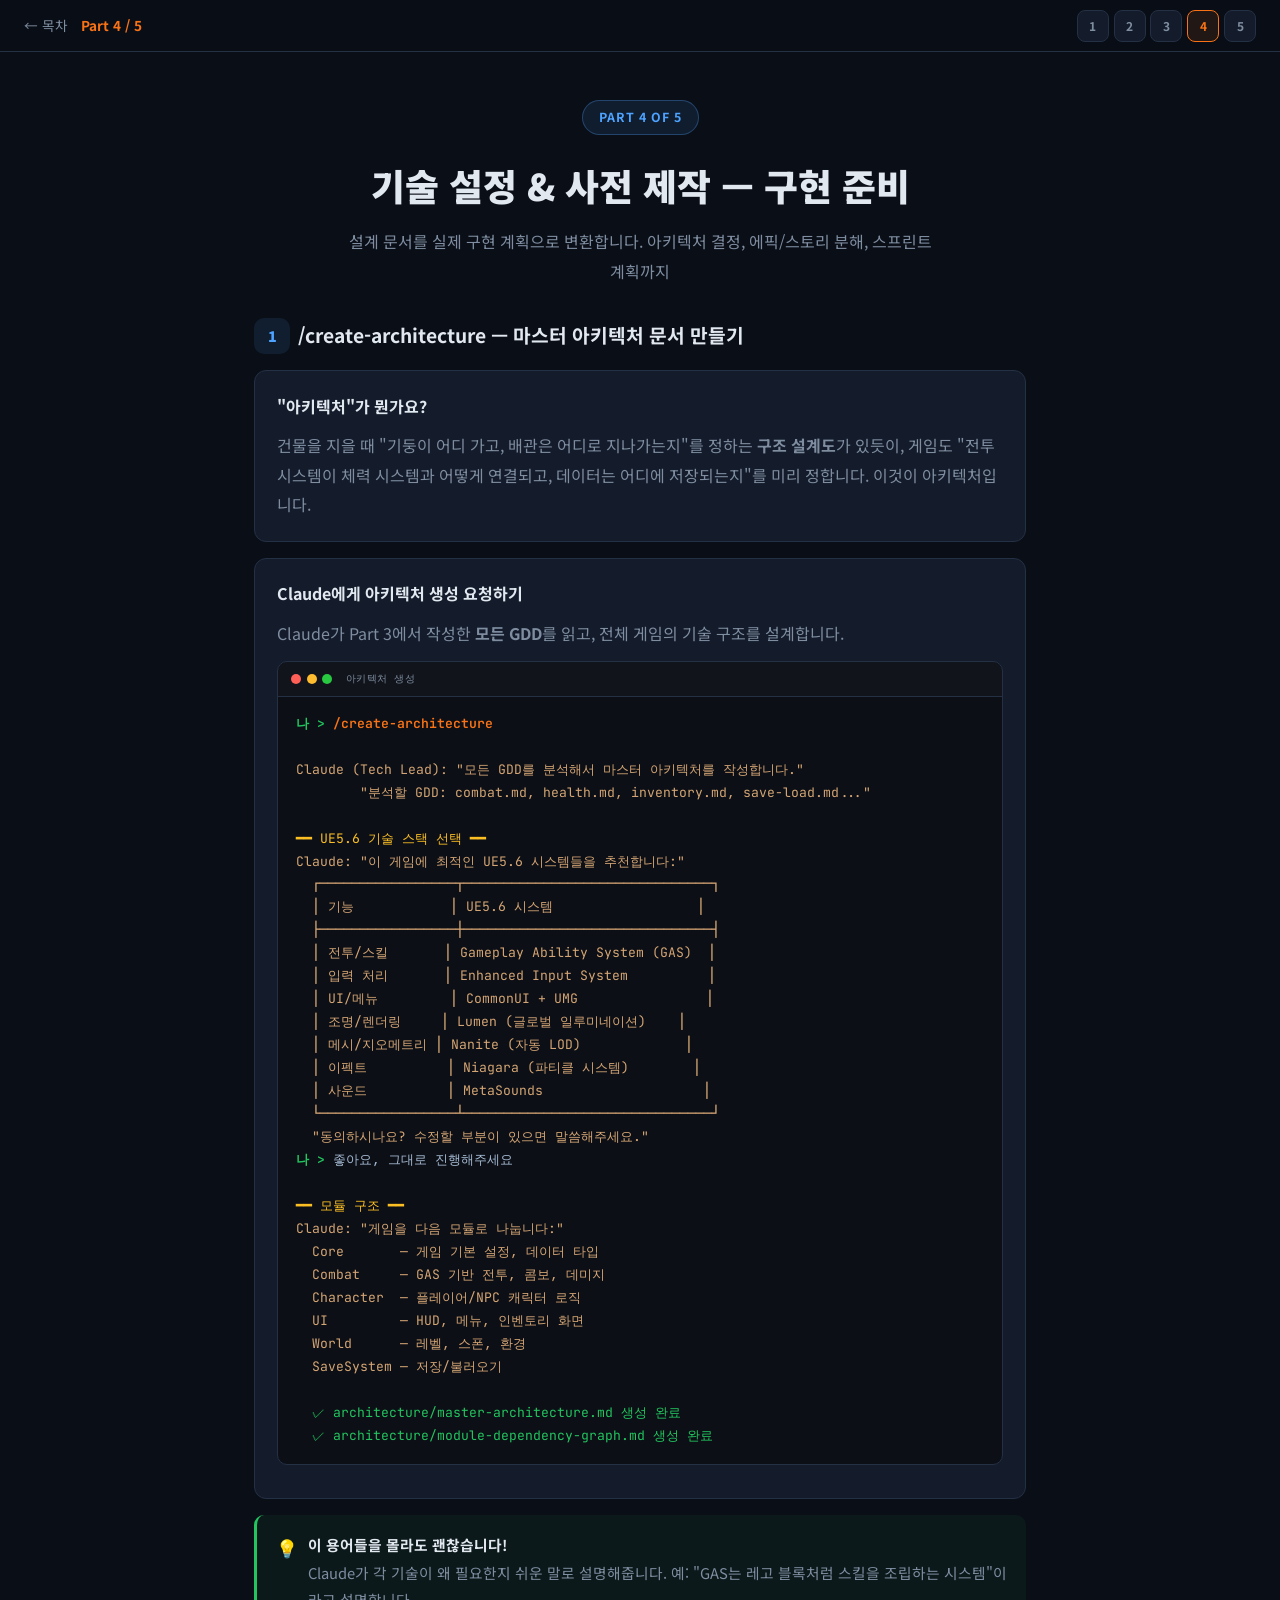
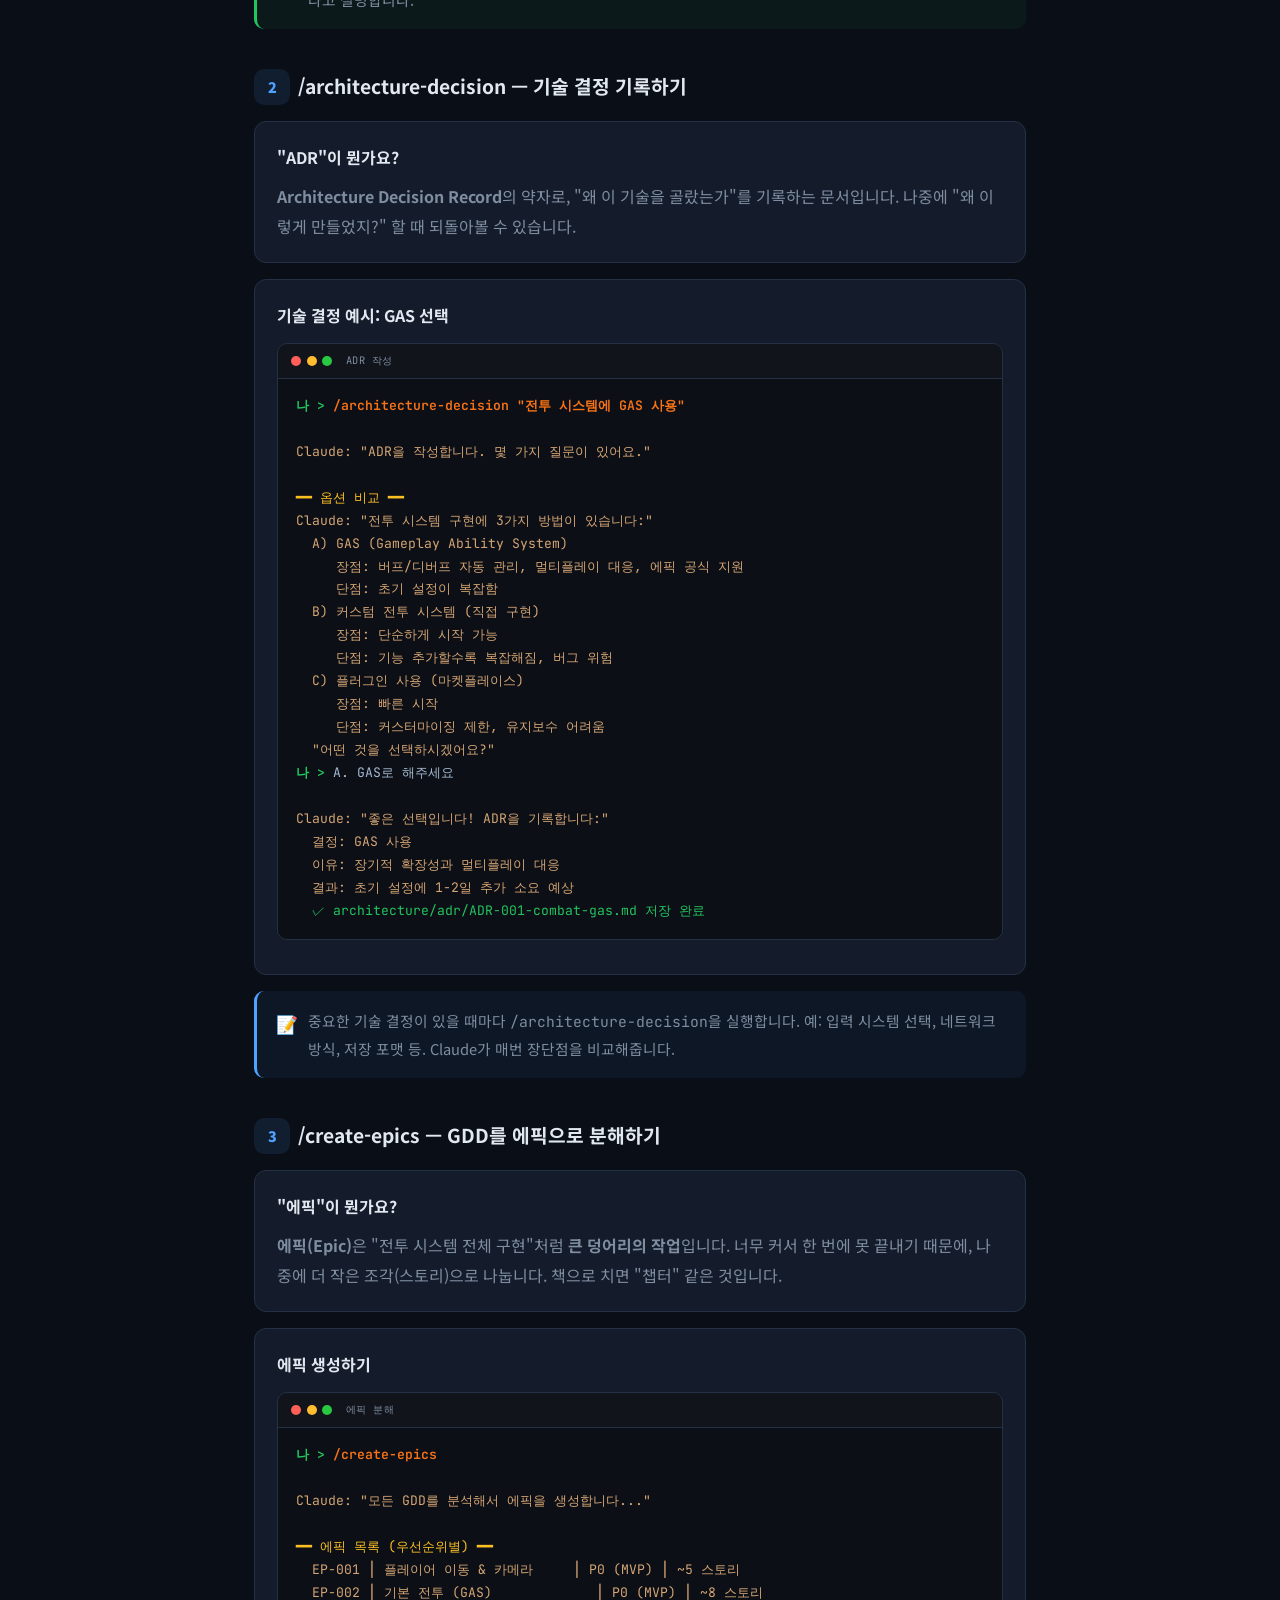
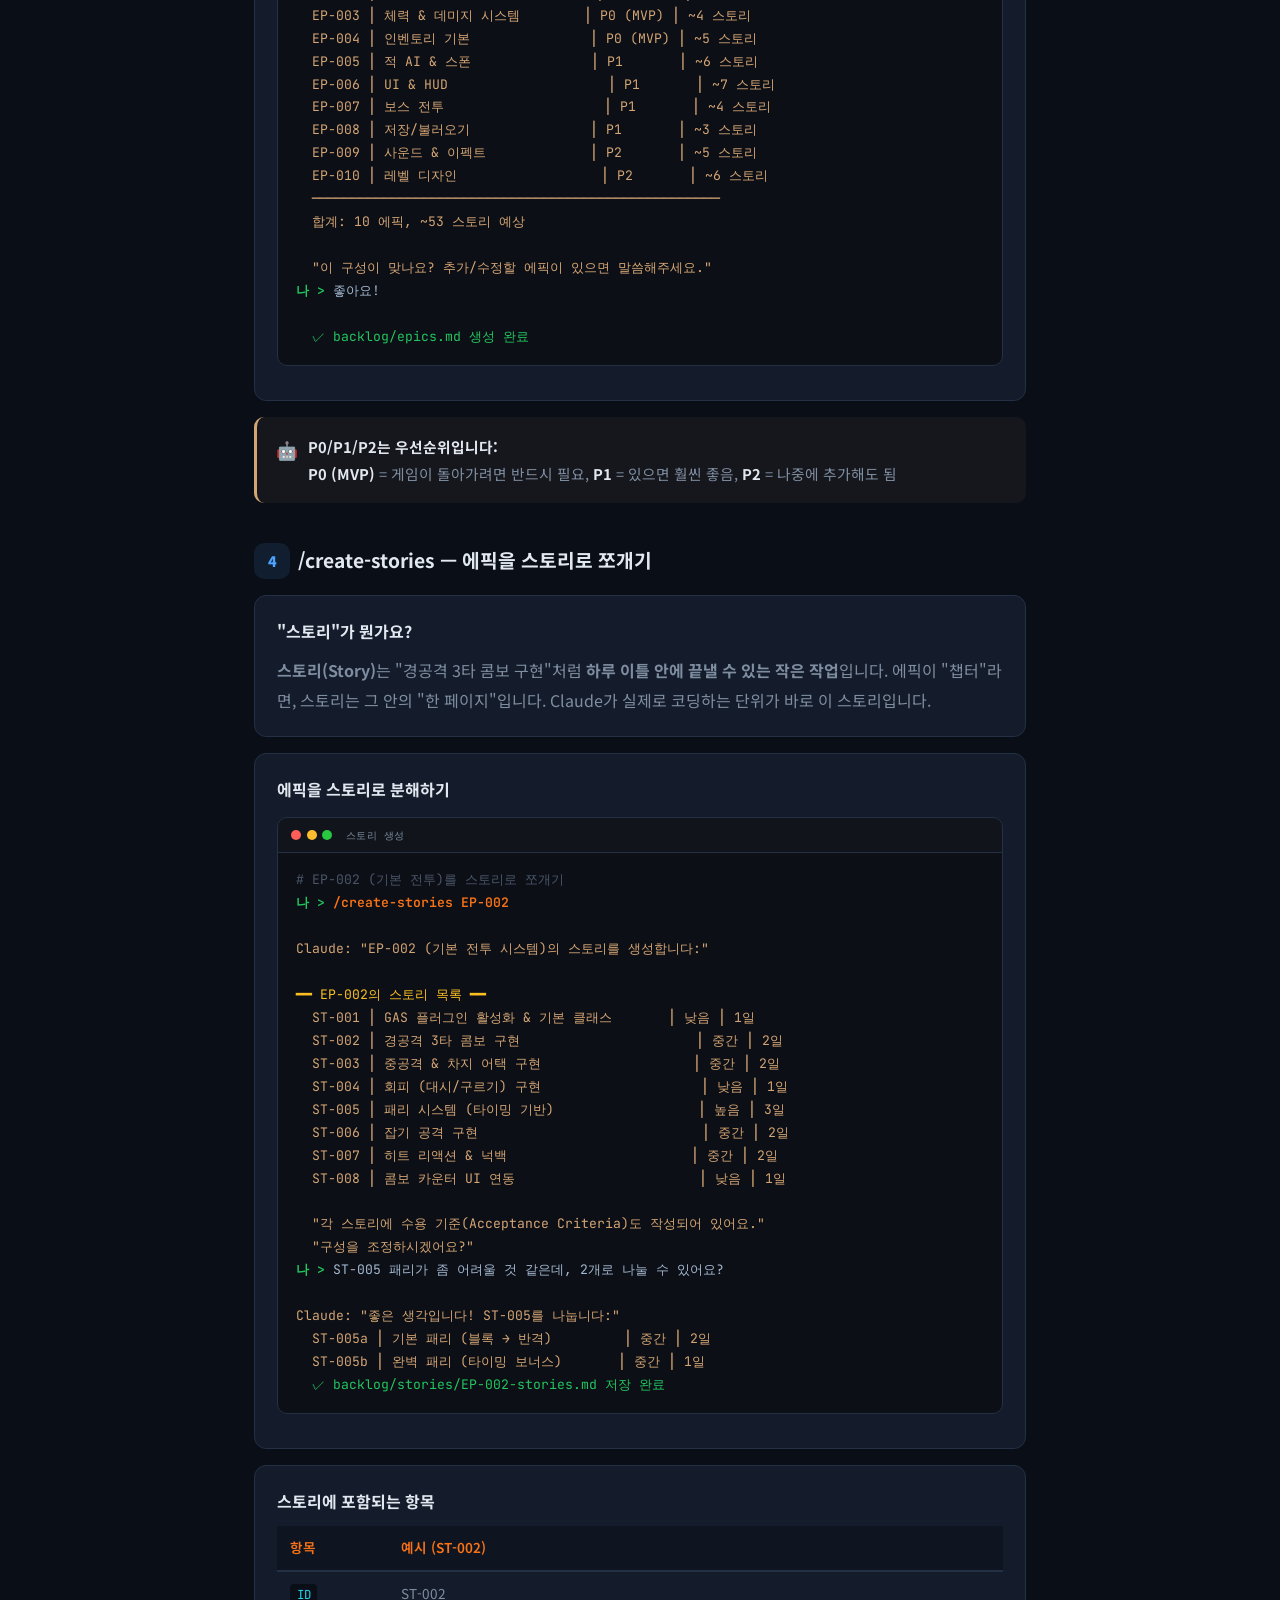
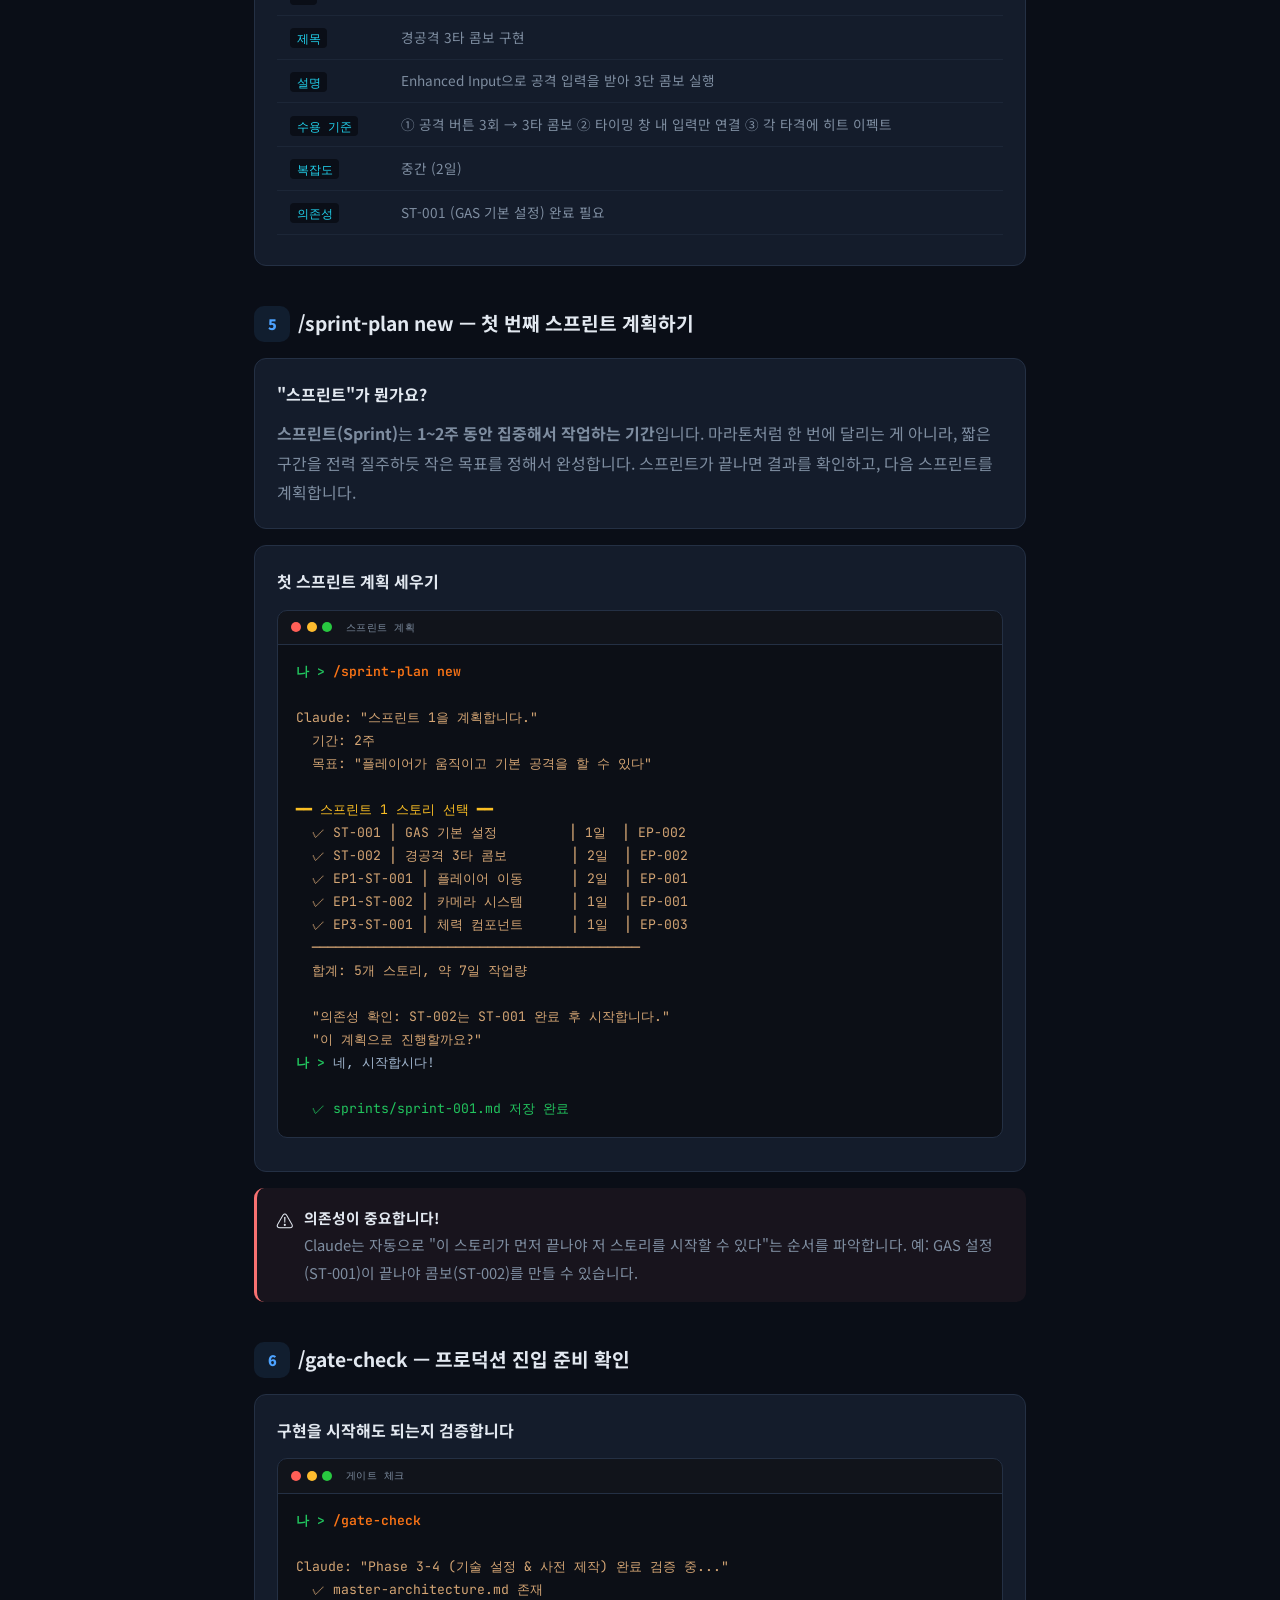
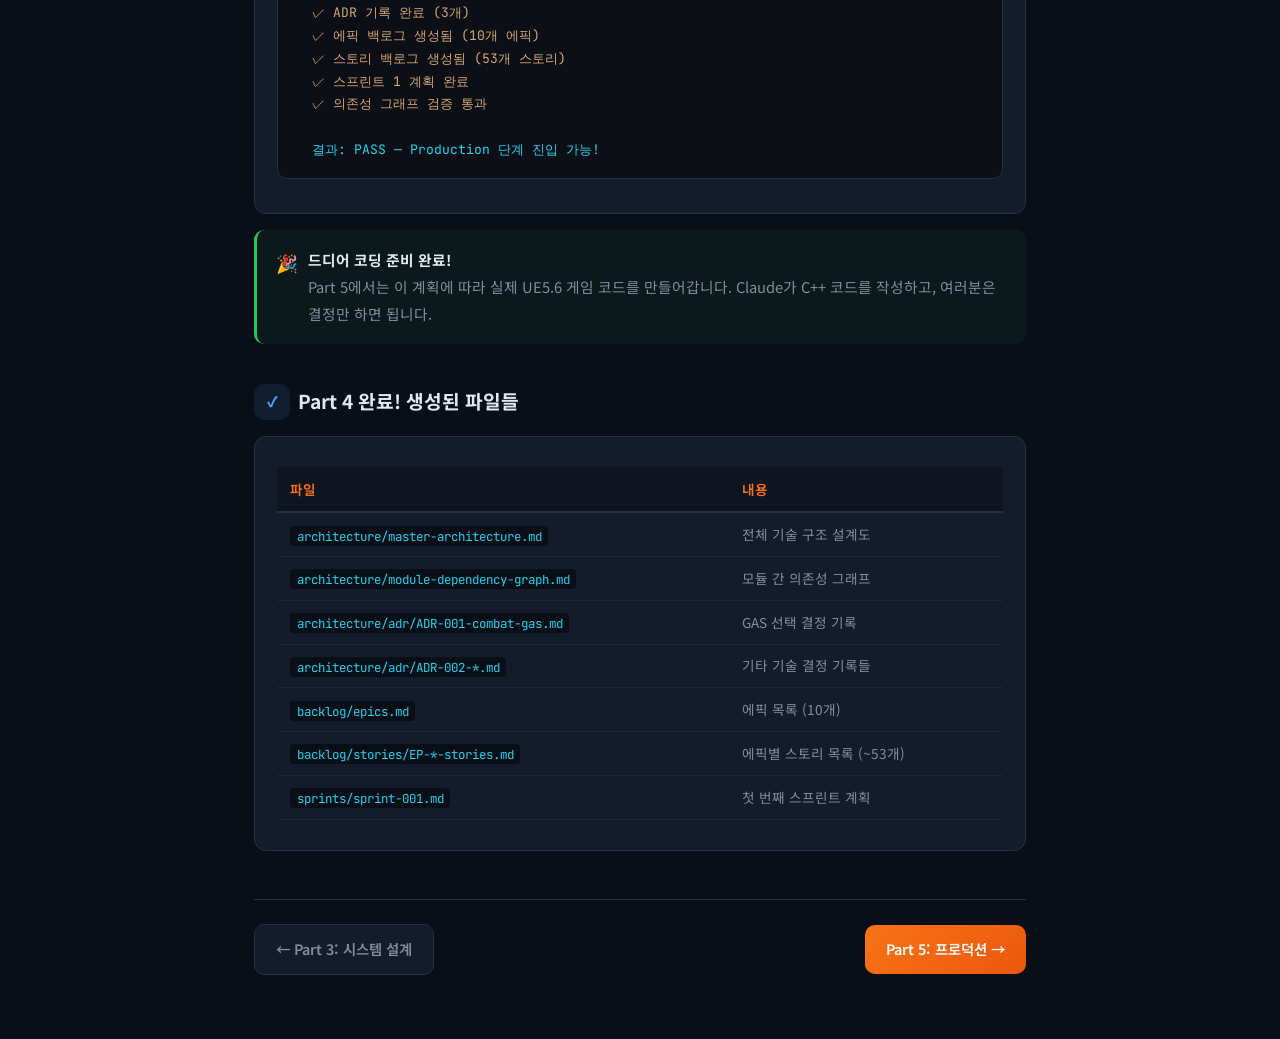
<file: docs/ccgs-guide/part4-architecture.html>
<!DOCTYPE html>
<html lang="ko"><head><meta charset="UTF-8"><meta name="viewport" content="width=device-width,initial-scale=1.0">
<title>Part 4: 기술 설정 &amp; 사전 제작 - CCGS + UE5.6 가이드</title>
<link rel="stylesheet" href="style.css">
</head><body>
<div class="topbar">
  <div class="topbar-left"><a href="index.html" class="topbar-home">&larr; 목차</a><span class="topbar-part">Part 4 / 5</span></div>
  <div class="topbar-nav">
    <a href="part1-setup.html">1</a><a href="part2-concept.html">2</a><a href="part3-design.html">3</a><a href="part4-architecture.html" class="cur">4</a><a href="part5-production.html">5</a>
  </div>
</div>

<div class="page-head">
  <span class="part-badge pb-4">Part 4 of 5</span>
  <h1>기술 설정 &amp; 사전 제작 &mdash; 구현 준비</h1>
  <p>설계 문서를 실제 구현 계획으로 변환합니다. 아키텍처 결정, 에픽/스토리 분해, 스프린트 계획까지</p>
</div>

<div class="content">

<!-- ===== STEP 1: /create-architecture ===== -->
<div class="step">
  <div class="step-label"><span class="step-num sn-b">1</span><h2>/create-architecture &mdash; 마스터 아키텍처 문서 만들기</h2></div>

  <div class="card">
    <h3>"아키텍처"가 뭔가요?</h3>
    <p>건물을 지을 때 "기둥이 어디 가고, 배관은 어디로 지나가는지"를 정하는 <strong>구조 설계도</strong>가 있듯이, 게임도 "전투 시스템이 체력 시스템과 어떻게 연결되고, 데이터는 어디에 저장되는지"를 미리 정합니다. 이것이 아키텍처입니다.</p>
  </div>

  <div class="card">
    <h3>Claude에게 아키텍처 생성 요청하기</h3>
    <p>Claude가 Part 3에서 작성한 <strong>모든 GDD</strong>를 읽고, 전체 게임의 기술 구조를 설계합니다.</p>
    <div class="term">
      <div class="term-bar"><span class="td td-r"></span><span class="td td-y"></span><span class="td td-g"></span><span class="term-t">아키텍처 생성</span></div>
      <div class="term-body"><span class="u">나 &gt;</span> <span class="s">/create-architecture</span>

<span class="ai">Claude (Tech Lead): "모든 GDD를 분석해서 마스터 아키텍처를 작성합니다."</span>
<span class="ai">        "분석할 GDD: combat.md, health.md, inventory.md, save-load.md..."</span>

<span class="w">━━ UE5.6 기술 스택 선택 ━━</span>
<span class="ai">Claude: "이 게임에 최적인 UE5.6 시스템들을 추천합니다:"</span>
<span class="ai">  ┌─────────────────┬───────────────────────────────┐</span>
<span class="ai">  │ 기능            │ UE5.6 시스템                  │</span>
<span class="ai">  ├─────────────────┼───────────────────────────────┤</span>
<span class="ai">  │ 전투/스킬       │ Gameplay Ability System (GAS)  │</span>
<span class="ai">  │ 입력 처리       │ Enhanced Input System          │</span>
<span class="ai">  │ UI/메뉴         │ CommonUI + UMG                │</span>
<span class="ai">  │ 조명/렌더링     │ Lumen (글로벌 일루미네이션)    │</span>
<span class="ai">  │ 메시/지오메트리 │ Nanite (자동 LOD)             │</span>
<span class="ai">  │ 이펙트          │ Niagara (파티클 시스템)        │</span>
<span class="ai">  │ 사운드          │ MetaSounds                    │</span>
<span class="ai">  └─────────────────┴───────────────────────────────┘</span>
<span class="ai">  "동의하시나요? 수정할 부분이 있으면 말씀해주세요."</span>
<span class="u">나 &gt;</span> 좋아요, 그대로 진행해주세요

<span class="w">━━ 모듈 구조 ━━</span>
<span class="ai">Claude: "게임을 다음 모듈로 나눕니다:"</span>
<span class="ai">  Core       &mdash; 게임 기본 설정, 데이터 타입</span>
<span class="ai">  Combat     &mdash; GAS 기반 전투, 콤보, 데미지</span>
<span class="ai">  Character  &mdash; 플레이어/NPC 캐릭터 로직</span>
<span class="ai">  UI         &mdash; HUD, 메뉴, 인벤토리 화면</span>
<span class="ai">  World      &mdash; 레벨, 스폰, 환경</span>
<span class="ai">  SaveSystem &mdash; 저장/불러오기</span>

<span class="c">  ✓ architecture/master-architecture.md 생성 완료</span>
<span class="c">  ✓ architecture/module-dependency-graph.md 생성 완료</span></div>
    </div>
  </div>

  <div class="info tip">
    <span class="info-i">💡</span>
    <div><strong>이 용어들을 몰라도 괜찮습니다!</strong><p>Claude가 각 기술이 왜 필요한지 쉬운 말로 설명해줍니다. 예: "GAS는 레고 블록처럼 스킬을 조립하는 시스템"이라고 설명합니다.</p></div>
  </div>
</div>

<!-- ===== STEP 2: /architecture-decision ===== -->
<div class="step">
  <div class="step-label"><span class="step-num sn-b">2</span><h2>/architecture-decision &mdash; 기술 결정 기록하기</h2></div>

  <div class="card">
    <h3>"ADR"이 뭔가요?</h3>
    <p><strong>Architecture Decision Record</strong>의 약자로, "왜 이 기술을 골랐는가"를 기록하는 문서입니다. 나중에 "왜 이렇게 만들었지?" 할 때 되돌아볼 수 있습니다.</p>
  </div>

  <div class="card">
    <h3>기술 결정 예시: GAS 선택</h3>
    <div class="term">
      <div class="term-bar"><span class="td td-r"></span><span class="td td-y"></span><span class="td td-g"></span><span class="term-t">ADR 작성</span></div>
      <div class="term-body"><span class="u">나 &gt;</span> <span class="s">/architecture-decision "전투 시스템에 GAS 사용"</span>

<span class="ai">Claude: "ADR을 작성합니다. 몇 가지 질문이 있어요."</span>

<span class="w">━━ 옵션 비교 ━━</span>
<span class="ai">Claude: "전투 시스템 구현에 3가지 방법이 있습니다:"</span>
<span class="ai">  A) GAS (Gameplay Ability System)</span>
<span class="ai">     장점: 버프/디버프 자동 관리, 멀티플레이 대응, 에픽 공식 지원</span>
<span class="ai">     단점: 초기 설정이 복잡함</span>
<span class="ai">  B) 커스텀 전투 시스템 (직접 구현)</span>
<span class="ai">     장점: 단순하게 시작 가능</span>
<span class="ai">     단점: 기능 추가할수록 복잡해짐, 버그 위험</span>
<span class="ai">  C) 플러그인 사용 (마켓플레이스)</span>
<span class="ai">     장점: 빠른 시작</span>
<span class="ai">     단점: 커스터마이징 제한, 유지보수 어려움</span>
<span class="ai">  "어떤 것을 선택하시겠어요?"</span>
<span class="u">나 &gt;</span> A. GAS로 해주세요

<span class="ai">Claude: "좋은 선택입니다! ADR을 기록합니다:"</span>
<span class="ai">  결정: GAS 사용</span>
<span class="ai">  이유: 장기적 확장성과 멀티플레이 대응</span>
<span class="ai">  결과: 초기 설정에 1-2일 추가 소요 예상</span>
<span class="c">  ✓ architecture/adr/ADR-001-combat-gas.md 저장 완료</span></div>
    </div>
  </div>

  <div class="info note">
    <span class="info-i">📝</span>
    <div><p>중요한 기술 결정이 있을 때마다 <code>/architecture-decision</code>을 실행합니다. 예: 입력 시스템 선택, 네트워크 방식, 저장 포맷 등. Claude가 매번 장단점을 비교해줍니다.</p></div>
  </div>
</div>

<!-- ===== STEP 3: /create-epics ===== -->
<div class="step">
  <div class="step-label"><span class="step-num sn-b">3</span><h2>/create-epics &mdash; GDD를 에픽으로 분해하기</h2></div>

  <div class="card">
    <h3>"에픽"이 뭔가요?</h3>
    <p><strong>에픽(Epic)</strong>은 "전투 시스템 전체 구현"처럼 <strong>큰 덩어리의 작업</strong>입니다. 너무 커서 한 번에 못 끝내기 때문에, 나중에 더 작은 조각(스토리)으로 나눕니다. 책으로 치면 "챕터" 같은 것입니다.</p>
  </div>

  <div class="card">
    <h3>에픽 생성하기</h3>
    <div class="term">
      <div class="term-bar"><span class="td td-r"></span><span class="td td-y"></span><span class="td td-g"></span><span class="term-t">에픽 분해</span></div>
      <div class="term-body"><span class="u">나 &gt;</span> <span class="s">/create-epics</span>

<span class="ai">Claude: "모든 GDD를 분석해서 에픽을 생성합니다..."</span>

<span class="w">━━ 에픽 목록 (우선순위별) ━━</span>
<span class="ai">  EP-001 │ 플레이어 이동 &amp; 카메라     │ P0 (MVP) │ ~5 스토리</span>
<span class="ai">  EP-002 │ 기본 전투 (GAS)             │ P0 (MVP) │ ~8 스토리</span>
<span class="ai">  EP-003 │ 체력 &amp; 데미지 시스템        │ P0 (MVP) │ ~4 스토리</span>
<span class="ai">  EP-004 │ 인벤토리 기본               │ P0 (MVP) │ ~5 스토리</span>
<span class="ai">  EP-005 │ 적 AI &amp; 스폰               │ P1       │ ~6 스토리</span>
<span class="ai">  EP-006 │ UI &amp; HUD                    │ P1       │ ~7 스토리</span>
<span class="ai">  EP-007 │ 보스 전투                    │ P1       │ ~4 스토리</span>
<span class="ai">  EP-008 │ 저장/불러오기               │ P1       │ ~3 스토리</span>
<span class="ai">  EP-009 │ 사운드 &amp; 이펙트             │ P2       │ ~5 스토리</span>
<span class="ai">  EP-010 │ 레벨 디자인                  │ P2       │ ~6 스토리</span>
<span class="ai">  ───────────────────────────────────────────────────</span>
<span class="ai">  합계: 10 에픽, ~53 스토리 예상</span>

<span class="ai">  "이 구성이 맞나요? 추가/수정할 에픽이 있으면 말씀해주세요."</span>
<span class="u">나 &gt;</span> 좋아요!

<span class="c">  ✓ backlog/epics.md 생성 완료</span></div>
    </div>
  </div>

  <div class="info ai">
    <span class="info-i">🤖</span>
    <div><strong>P0/P1/P2는 우선순위입니다:</strong><p><strong>P0 (MVP)</strong> = 게임이 돌아가려면 반드시 필요, <strong>P1</strong> = 있으면 훨씬 좋음, <strong>P2</strong> = 나중에 추가해도 됨</p></div>
  </div>
</div>

<!-- ===== STEP 4: /create-stories ===== -->
<div class="step">
  <div class="step-label"><span class="step-num sn-b">4</span><h2>/create-stories &mdash; 에픽을 스토리로 쪼개기</h2></div>

  <div class="card">
    <h3>"스토리"가 뭔가요?</h3>
    <p><strong>스토리(Story)</strong>는 "경공격 3타 콤보 구현"처럼 <strong>하루 이틀 안에 끝낼 수 있는 작은 작업</strong>입니다. 에픽이 "챕터"라면, 스토리는 그 안의 "한 페이지"입니다. Claude가 실제로 코딩하는 단위가 바로 이 스토리입니다.</p>
  </div>

  <div class="card">
    <h3>에픽을 스토리로 분해하기</h3>
    <div class="term">
      <div class="term-bar"><span class="td td-r"></span><span class="td td-y"></span><span class="td td-g"></span><span class="term-t">스토리 생성</span></div>
      <div class="term-body"><span class="g"># EP-002 (기본 전투)를 스토리로 쪼개기</span>
<span class="u">나 &gt;</span> <span class="s">/create-stories EP-002</span>

<span class="ai">Claude: "EP-002 (기본 전투 시스템)의 스토리를 생성합니다:"</span>

<span class="w">━━ EP-002의 스토리 목록 ━━</span>
<span class="ai">  ST-001 │ GAS 플러그인 활성화 &amp; 기본 클래스       │ 낮음 │ 1일</span>
<span class="ai">  ST-002 │ 경공격 3타 콤보 구현                      │ 중간 │ 2일</span>
<span class="ai">  ST-003 │ 중공격 &amp; 차지 어택 구현                   │ 중간 │ 2일</span>
<span class="ai">  ST-004 │ 회피 (대시/구르기) 구현                    │ 낮음 │ 1일</span>
<span class="ai">  ST-005 │ 패리 시스템 (타이밍 기반)                  │ 높음 │ 3일</span>
<span class="ai">  ST-006 │ 잡기 공격 구현                            │ 중간 │ 2일</span>
<span class="ai">  ST-007 │ 히트 리액션 &amp; 넉백                       │ 중간 │ 2일</span>
<span class="ai">  ST-008 │ 콤보 카운터 UI 연동                       │ 낮음 │ 1일</span>

<span class="ai">  "각 스토리에 수용 기준(Acceptance Criteria)도 작성되어 있어요."</span>
<span class="ai">  "구성을 조정하시겠어요?"</span>
<span class="u">나 &gt;</span> ST-005 패리가 좀 어려울 것 같은데, 2개로 나눌 수 있어요?

<span class="ai">Claude: "좋은 생각입니다! ST-005를 나눕니다:"</span>
<span class="ai">  ST-005a │ 기본 패리 (블록 → 반격)         │ 중간 │ 2일</span>
<span class="ai">  ST-005b │ 완벽 패리 (타이밍 보너스)       │ 중간 │ 1일</span>
<span class="c">  ✓ backlog/stories/EP-002-stories.md 저장 완료</span></div>
    </div>
  </div>

  <div class="card">
    <h3>스토리에 포함되는 항목</h3>
    <table class="tbl">
      <thead><tr><th>항목</th><th>예시 (ST-002)</th></tr></thead>
      <tbody>
        <tr><td><code>ID</code></td><td>ST-002</td></tr>
        <tr><td><code>제목</code></td><td>경공격 3타 콤보 구현</td></tr>
        <tr><td><code>설명</code></td><td>Enhanced Input으로 공격 입력을 받아 3단 콤보 실행</td></tr>
        <tr><td><code>수용 기준</code></td><td>① 공격 버튼 3회 → 3타 콤보 ② 타이밍 창 내 입력만 연결 ③ 각 타격에 히트 이펙트</td></tr>
        <tr><td><code>복잡도</code></td><td>중간 (2일)</td></tr>
        <tr><td><code>의존성</code></td><td>ST-001 (GAS 기본 설정) 완료 필요</td></tr>
      </tbody>
    </table>
  </div>
</div>

<!-- ===== STEP 5: /sprint-plan ===== -->
<div class="step">
  <div class="step-label"><span class="step-num sn-b">5</span><h2>/sprint-plan new &mdash; 첫 번째 스프린트 계획하기</h2></div>

  <div class="card">
    <h3>"스프린트"가 뭔가요?</h3>
    <p><strong>스프린트(Sprint)</strong>는 <strong>1~2주 동안 집중해서 작업하는 기간</strong>입니다. 마라톤처럼 한 번에 달리는 게 아니라, 짧은 구간을 전력 질주하듯 작은 목표를 정해서 완성합니다. 스프린트가 끝나면 결과를 확인하고, 다음 스프린트를 계획합니다.</p>
  </div>

  <div class="card">
    <h3>첫 스프린트 계획 세우기</h3>
    <div class="term">
      <div class="term-bar"><span class="td td-r"></span><span class="td td-y"></span><span class="td td-g"></span><span class="term-t">스프린트 계획</span></div>
      <div class="term-body"><span class="u">나 &gt;</span> <span class="s">/sprint-plan new</span>

<span class="ai">Claude: "스프린트 1을 계획합니다."</span>
<span class="ai">  기간: 2주</span>
<span class="ai">  목표: "플레이어가 움직이고 기본 공격을 할 수 있다"</span>

<span class="w">━━ 스프린트 1 스토리 선택 ━━</span>
<span class="ai">  ✓ ST-001 │ GAS 기본 설정         │ 1일  │ EP-002</span>
<span class="ai">  ✓ ST-002 │ 경공격 3타 콤보        │ 2일  │ EP-002</span>
<span class="ai">  ✓ EP1-ST-001 │ 플레이어 이동      │ 2일  │ EP-001</span>
<span class="ai">  ✓ EP1-ST-002 │ 카메라 시스템      │ 1일  │ EP-001</span>
<span class="ai">  ✓ EP3-ST-001 │ 체력 컴포넌트      │ 1일  │ EP-003</span>
<span class="ai">  ─────────────────────────────────────────</span>
<span class="ai">  합계: 5개 스토리, 약 7일 작업량</span>

<span class="ai">  "의존성 확인: ST-002는 ST-001 완료 후 시작합니다."</span>
<span class="ai">  "이 계획으로 진행할까요?"</span>
<span class="u">나 &gt;</span> 네, 시작합시다!

<span class="c">  ✓ sprints/sprint-001.md 저장 완료</span></div>
    </div>
  </div>

  <div class="info warn">
    <span class="info-i">⚠️</span>
    <div><strong>의존성이 중요합니다!</strong><p>Claude는 자동으로 "이 스토리가 먼저 끝나야 저 스토리를 시작할 수 있다"는 순서를 파악합니다. 예: GAS 설정(ST-001)이 끝나야 콤보(ST-002)를 만들 수 있습니다.</p></div>
  </div>
</div>

<!-- ===== STEP 6: gate-check ===== -->
<div class="step">
  <div class="step-label"><span class="step-num sn-b">6</span><h2>/gate-check &mdash; 프로덕션 진입 준비 확인</h2></div>

  <div class="card">
    <h3>구현을 시작해도 되는지 검증합니다</h3>
    <div class="term">
      <div class="term-bar"><span class="td td-r"></span><span class="td td-y"></span><span class="td td-g"></span><span class="term-t">게이트 체크</span></div>
      <div class="term-body"><span class="u">나 &gt;</span> <span class="s">/gate-check</span>

<span class="ai">Claude: "Phase 3-4 (기술 설정 &amp; 사전 제작) 완료 검증 중..."</span>
<span class="ai">  ✓ master-architecture.md 존재</span>
<span class="ai">  ✓ ADR 기록 완료 (3개)</span>
<span class="ai">  ✓ 에픽 백로그 생성됨 (10개 에픽)</span>
<span class="ai">  ✓ 스토리 백로그 생성됨 (53개 스토리)</span>
<span class="ai">  ✓ 스프린트 1 계획 완료</span>
<span class="ai">  ✓ 의존성 그래프 검증 통과</span>

<span class="h">  결과: PASS &mdash; Production 단계 진입 가능!</span></div>
    </div>
  </div>

  <div class="info tip">
    <span class="info-i">🎉</span>
    <div><strong>드디어 코딩 준비 완료!</strong><p>Part 5에서는 이 계획에 따라 실제 UE5.6 게임 코드를 만들어갑니다. Claude가 C++ 코드를 작성하고, 여러분은 결정만 하면 됩니다.</p></div>
  </div>
</div>

<!-- Summary -->
<div class="step">
  <div class="step-label"><span class="step-num sn-b">✓</span><h2>Part 4 완료! 생성된 파일들</h2></div>
  <div class="card">
    <table class="tbl">
      <thead><tr><th>파일</th><th>내용</th></tr></thead>
      <tbody>
        <tr><td><code>architecture/master-architecture.md</code></td><td>전체 기술 구조 설계도</td></tr>
        <tr><td><code>architecture/module-dependency-graph.md</code></td><td>모듈 간 의존성 그래프</td></tr>
        <tr><td><code>architecture/adr/ADR-001-combat-gas.md</code></td><td>GAS 선택 결정 기록</td></tr>
        <tr><td><code>architecture/adr/ADR-002-*.md</code></td><td>기타 기술 결정 기록들</td></tr>
        <tr><td><code>backlog/epics.md</code></td><td>에픽 목록 (10개)</td></tr>
        <tr><td><code>backlog/stories/EP-*-stories.md</code></td><td>에픽별 스토리 목록 (~53개)</td></tr>
        <tr><td><code>sprints/sprint-001.md</code></td><td>첫 번째 스프린트 계획</td></tr>
      </tbody>
    </table>
  </div>
</div>

<div class="nav-foot">
  <a href="part3-design.html" class="btn btn-sec">&larr; Part 3: 시스템 설계</a>
  <a href="part5-production.html" class="btn btn-pri">Part 5: 프로덕션 &rarr;</a>
</div>
</div>
</body></html>
</file>
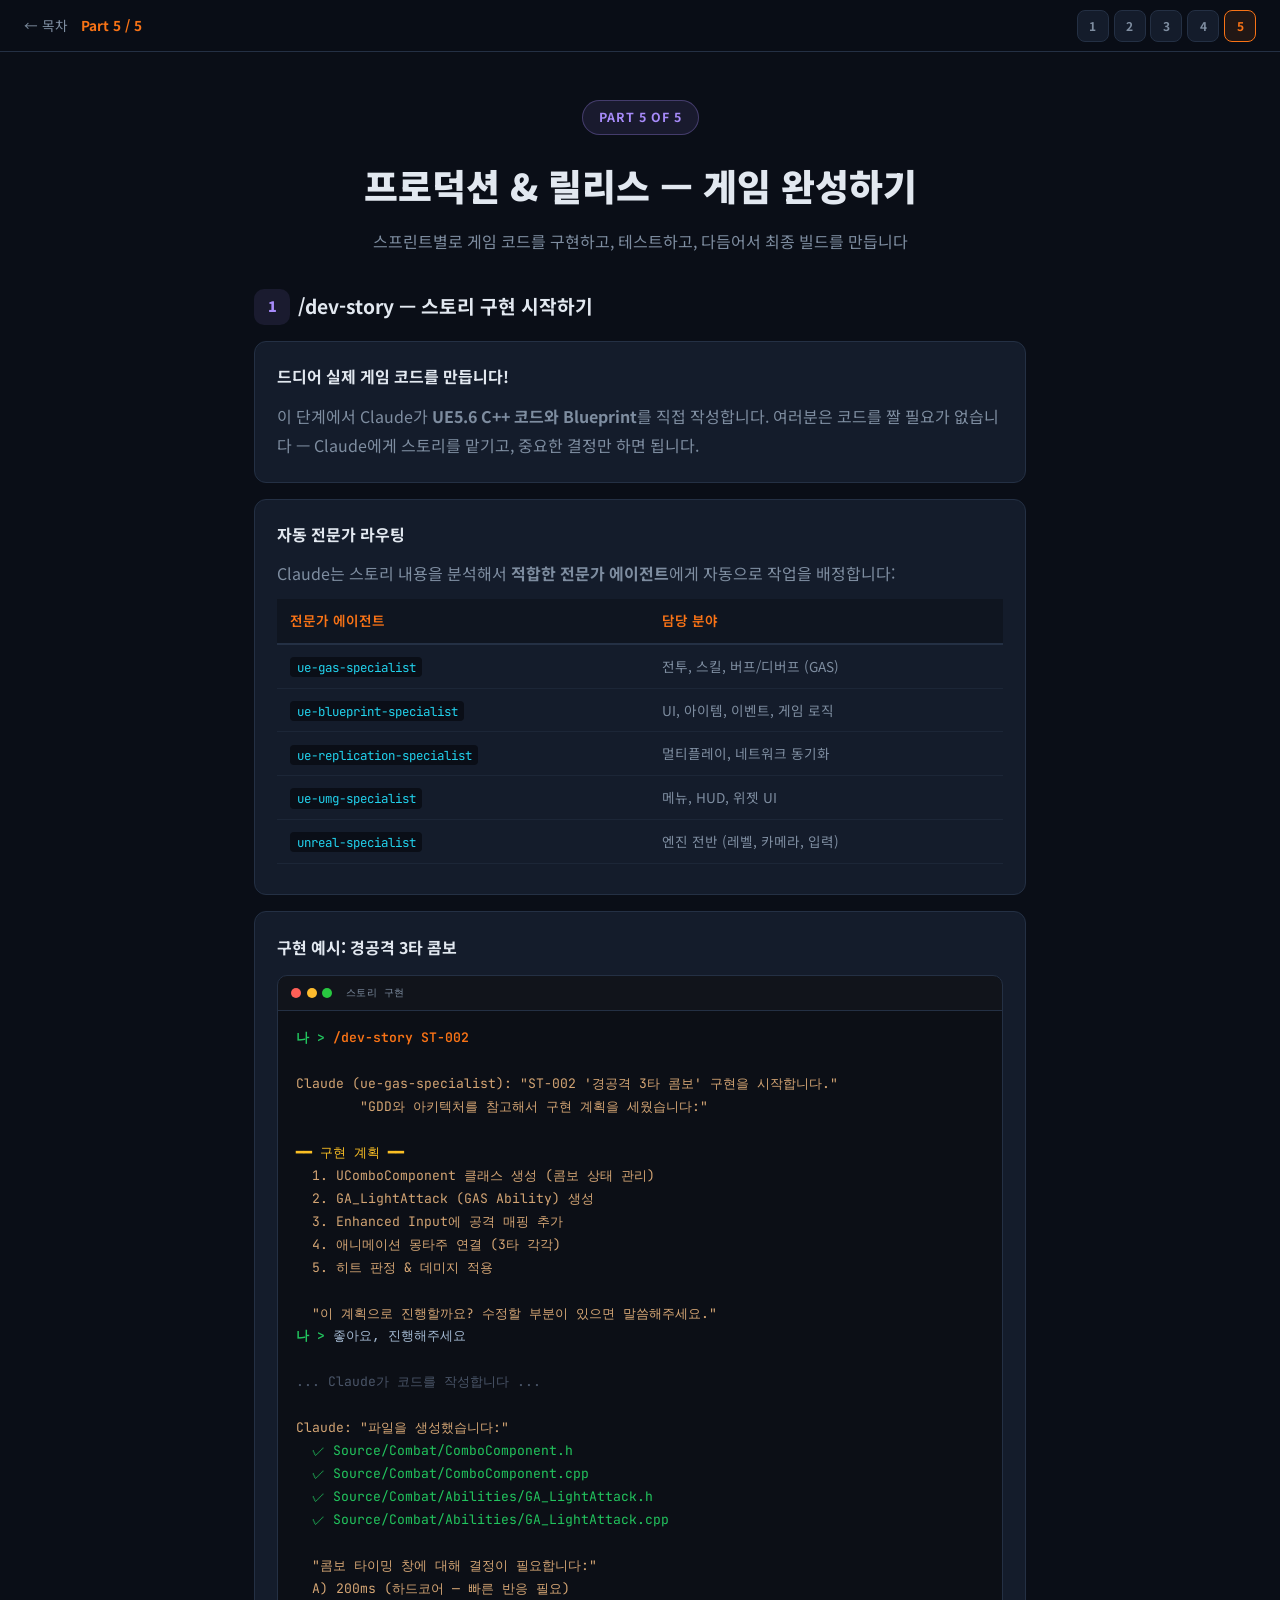
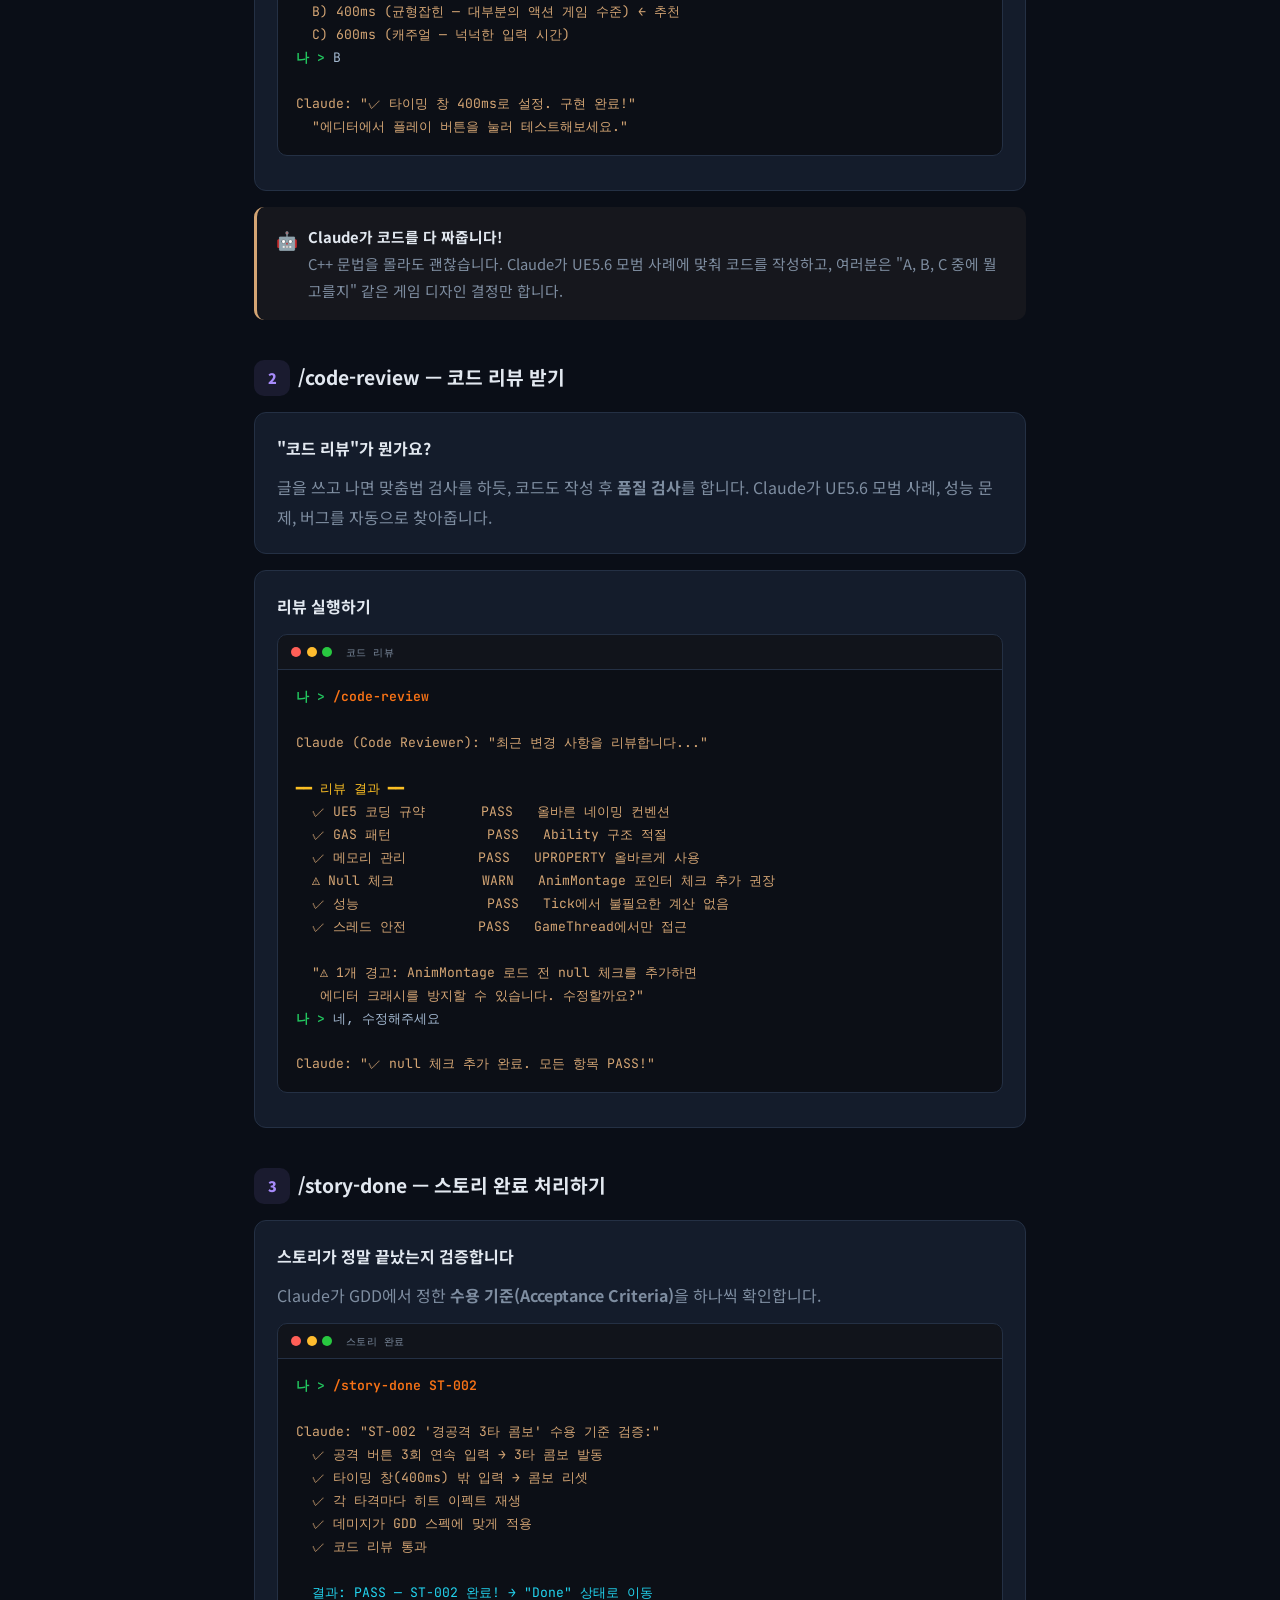
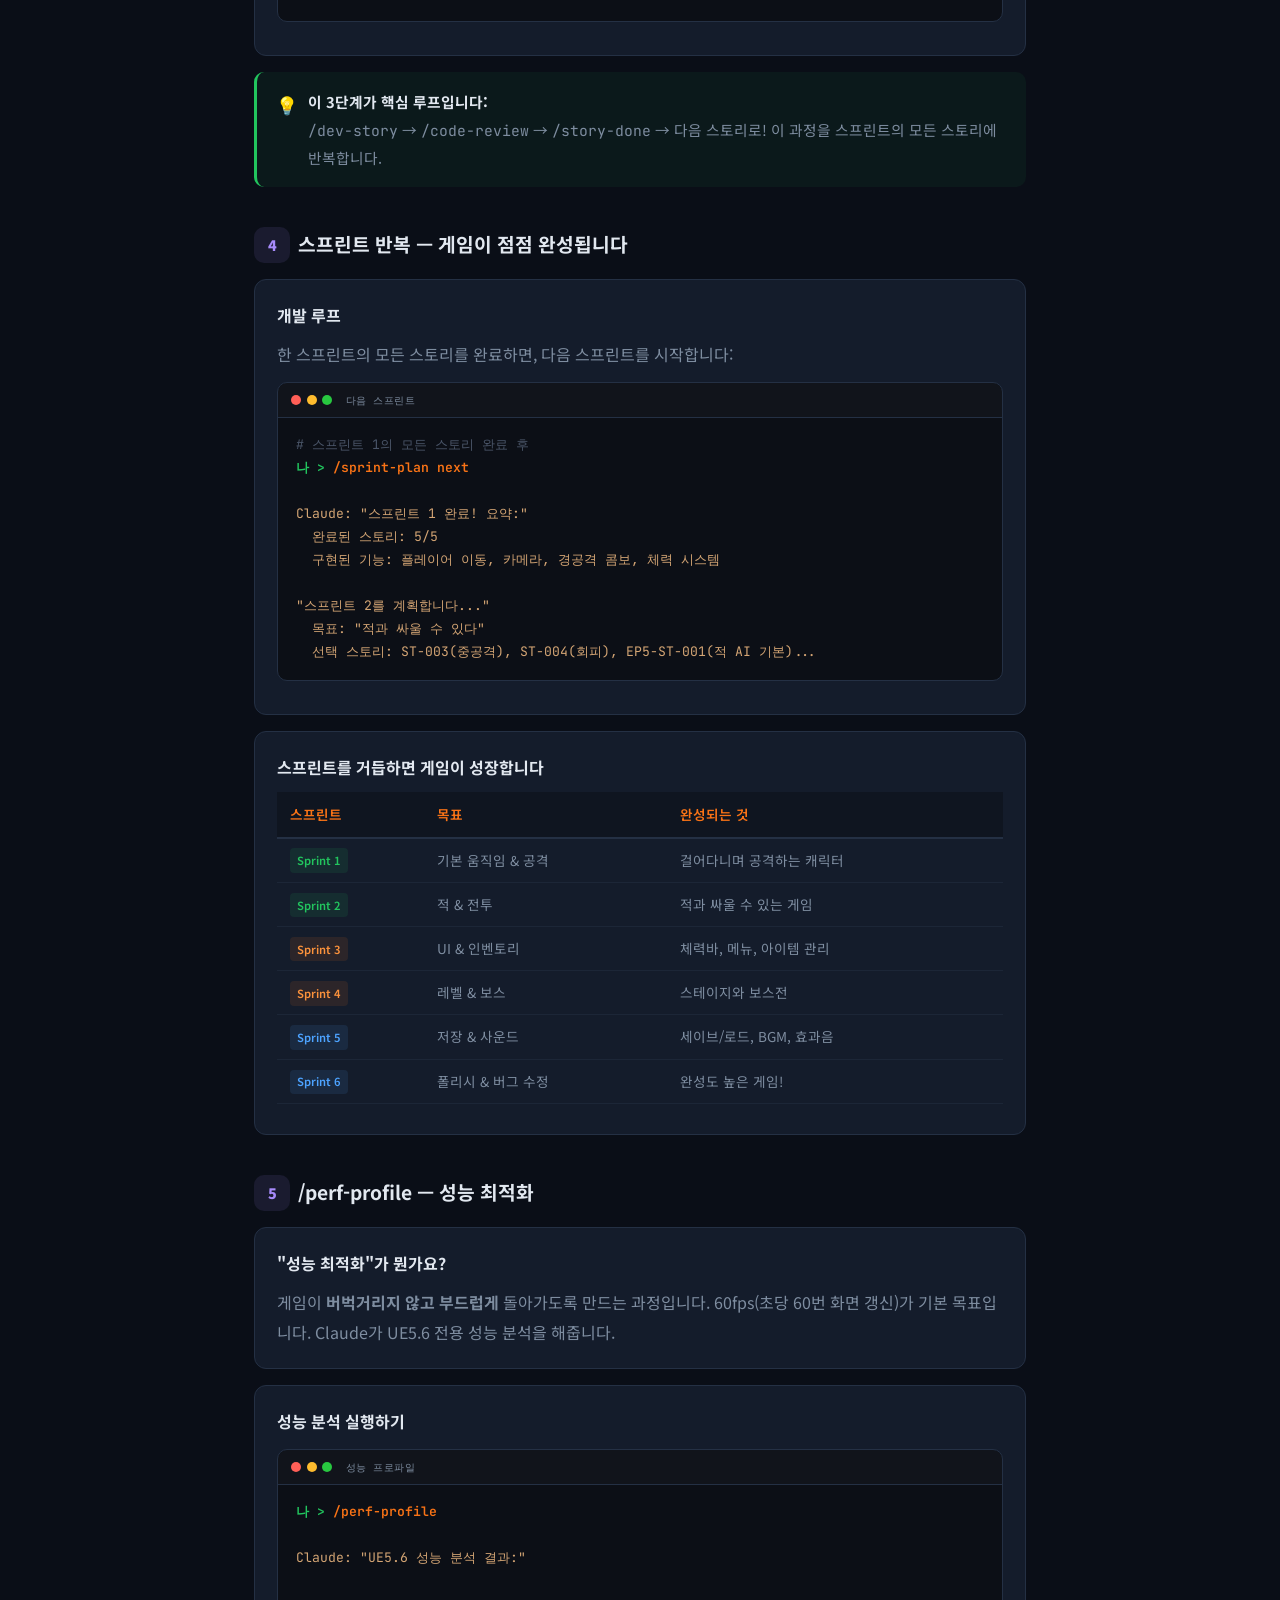
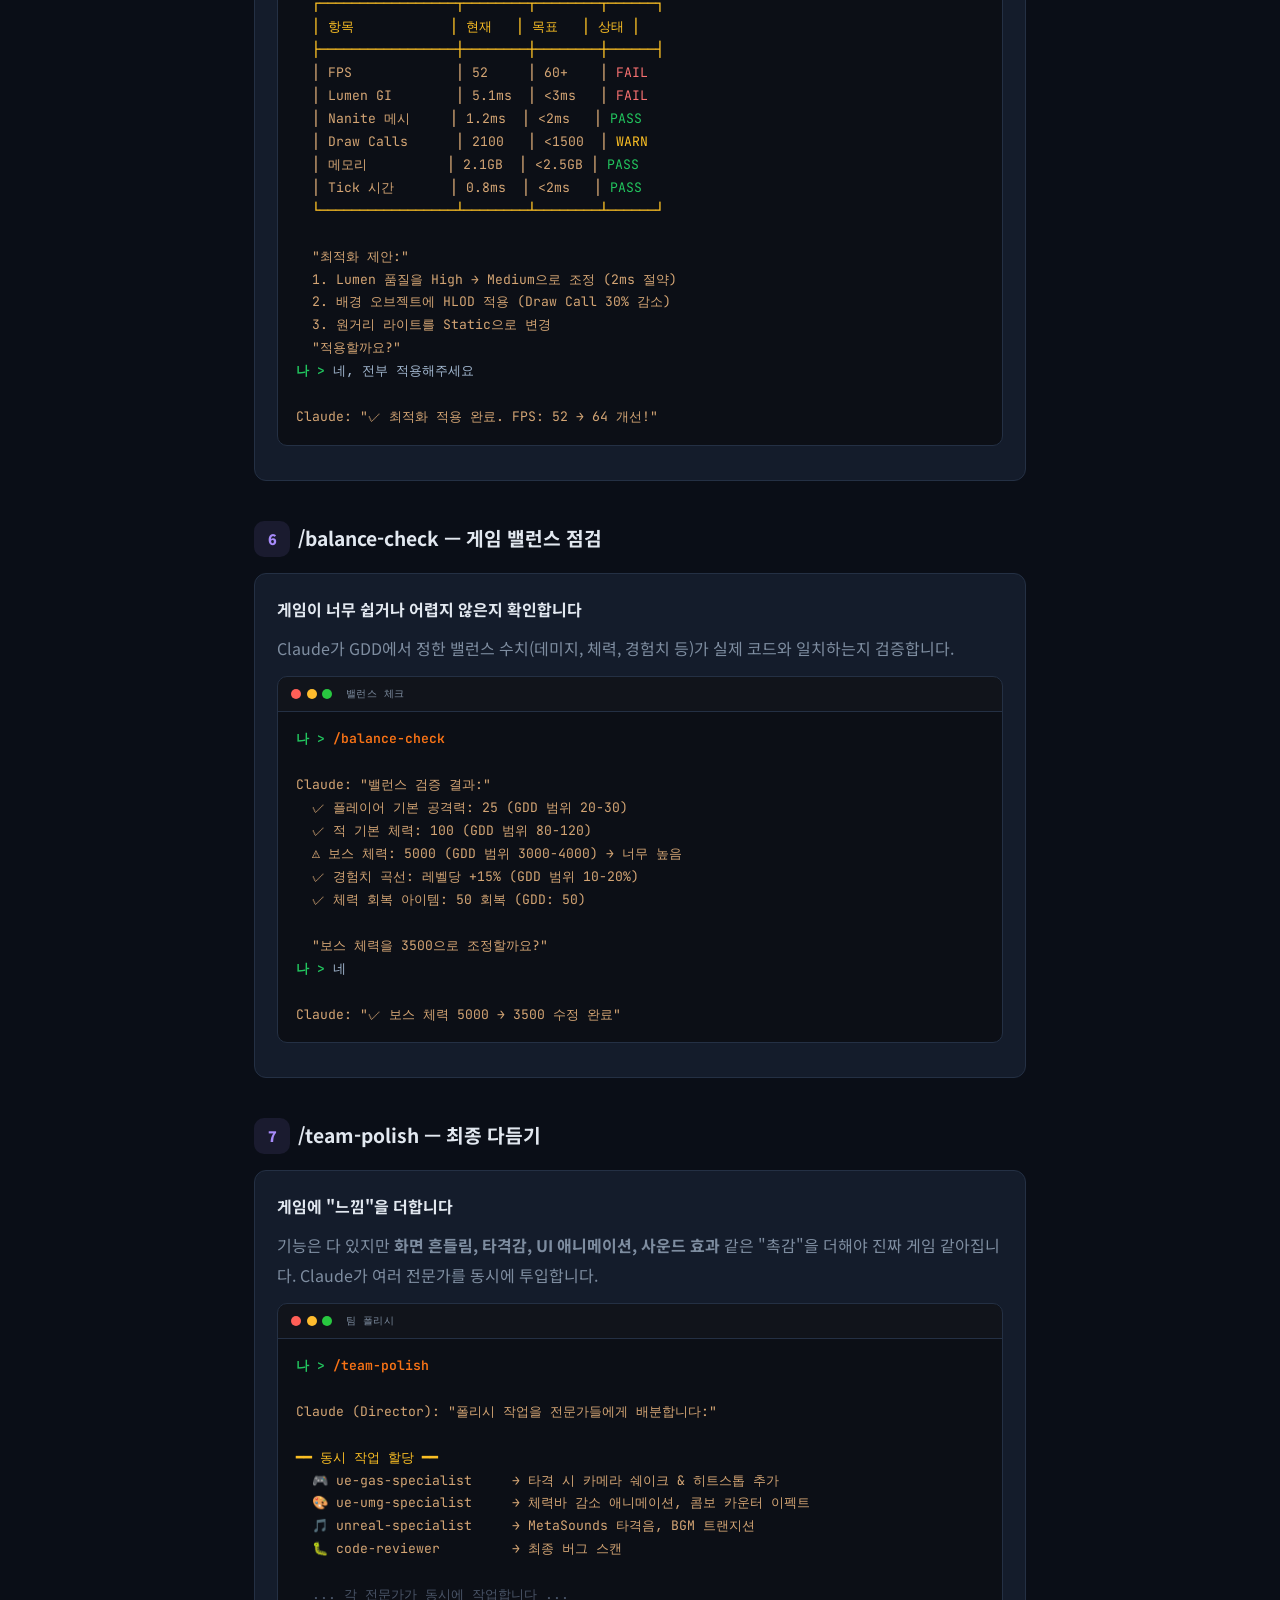
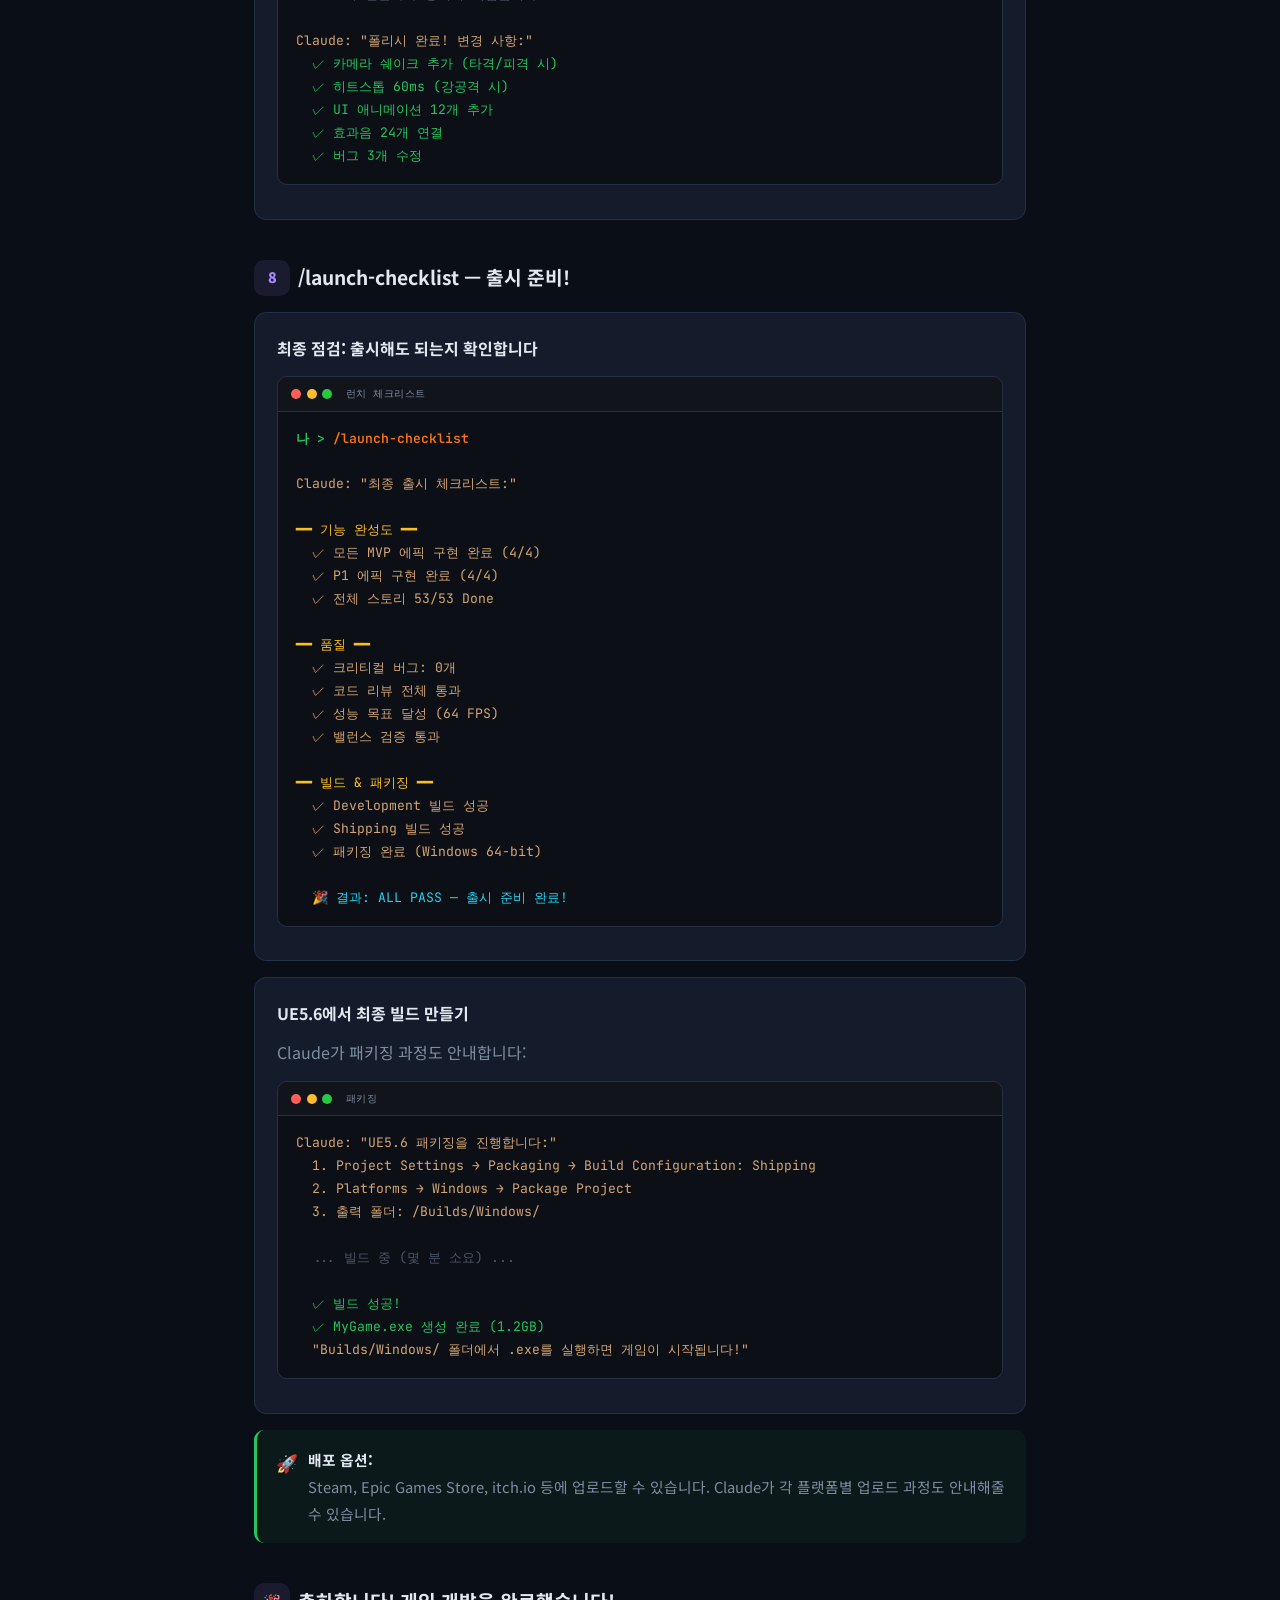
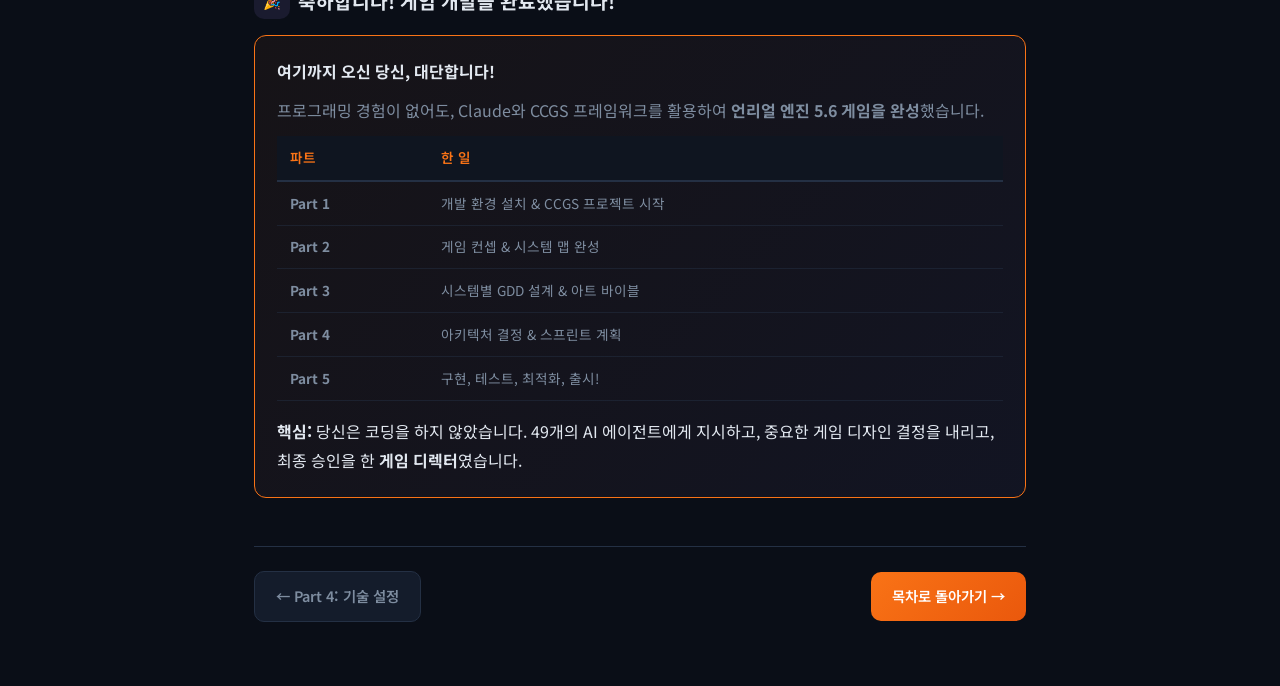
<file: docs/ccgs-guide/part5-production.html>
<!DOCTYPE html>
<html lang="ko"><head><meta charset="UTF-8"><meta name="viewport" content="width=device-width,initial-scale=1.0">
<title>Part 5: 프로덕션 &amp; 릴리스 - CCGS + UE5.6 가이드</title>
<link rel="stylesheet" href="style.css">
</head><body>
<div class="topbar">
  <div class="topbar-left"><a href="index.html" class="topbar-home">&larr; 목차</a><span class="topbar-part">Part 5 / 5</span></div>
  <div class="topbar-nav">
    <a href="part1-setup.html">1</a><a href="part2-concept.html">2</a><a href="part3-design.html">3</a><a href="part4-architecture.html">4</a><a href="part5-production.html" class="cur">5</a>
  </div>
</div>

<div class="page-head">
  <span class="part-badge pb-5">Part 5 of 5</span>
  <h1>프로덕션 &amp; 릴리스 &mdash; 게임 완성하기</h1>
  <p>스프린트별로 게임 코드를 구현하고, 테스트하고, 다듬어서 최종 빌드를 만듭니다</p>
</div>

<div class="content">

<!-- ===== STEP 1: /dev-story ===== -->
<div class="step">
  <div class="step-label"><span class="step-num sn-p">1</span><h2>/dev-story &mdash; 스토리 구현 시작하기</h2></div>

  <div class="card">
    <h3>드디어 실제 게임 코드를 만듭니다!</h3>
    <p>이 단계에서 Claude가 <strong>UE5.6 C++ 코드와 Blueprint</strong>를 직접 작성합니다. 여러분은 코드를 짤 필요가 없습니다 &mdash; Claude에게 스토리를 맡기고, 중요한 결정만 하면 됩니다.</p>
  </div>

  <div class="card">
    <h3>자동 전문가 라우팅</h3>
    <p>Claude는 스토리 내용을 분석해서 <strong>적합한 전문가 에이전트</strong>에게 자동으로 작업을 배정합니다:</p>
    <table class="tbl">
      <thead><tr><th>전문가 에이전트</th><th>담당 분야</th></tr></thead>
      <tbody>
        <tr><td><code>ue-gas-specialist</code></td><td>전투, 스킬, 버프/디버프 (GAS)</td></tr>
        <tr><td><code>ue-blueprint-specialist</code></td><td>UI, 아이템, 이벤트, 게임 로직</td></tr>
        <tr><td><code>ue-replication-specialist</code></td><td>멀티플레이, 네트워크 동기화</td></tr>
        <tr><td><code>ue-umg-specialist</code></td><td>메뉴, HUD, 위젯 UI</td></tr>
        <tr><td><code>unreal-specialist</code></td><td>엔진 전반 (레벨, 카메라, 입력)</td></tr>
      </tbody>
    </table>
  </div>

  <div class="card">
    <h3>구현 예시: 경공격 3타 콤보</h3>
    <div class="term">
      <div class="term-bar"><span class="td td-r"></span><span class="td td-y"></span><span class="td td-g"></span><span class="term-t">스토리 구현</span></div>
      <div class="term-body"><span class="u">나 &gt;</span> <span class="s">/dev-story ST-002</span>

<span class="ai">Claude (ue-gas-specialist): "ST-002 '경공격 3타 콤보' 구현을 시작합니다."</span>
<span class="ai">        "GDD와 아키텍처를 참고해서 구현 계획을 세웠습니다:"</span>

<span class="w">━━ 구현 계획 ━━</span>
<span class="ai">  1. UComboComponent 클래스 생성 (콤보 상태 관리)</span>
<span class="ai">  2. GA_LightAttack (GAS Ability) 생성</span>
<span class="ai">  3. Enhanced Input에 공격 매핑 추가</span>
<span class="ai">  4. 애니메이션 몽타주 연결 (3타 각각)</span>
<span class="ai">  5. 히트 판정 &amp; 데미지 적용</span>

<span class="ai">  "이 계획으로 진행할까요? 수정할 부분이 있으면 말씀해주세요."</span>
<span class="u">나 &gt;</span> 좋아요, 진행해주세요

<span class="g">... Claude가 코드를 작성합니다 ...</span>

<span class="ai">Claude: "파일을 생성했습니다:"</span>
<span class="c">  ✓ Source/Combat/ComboComponent.h</span>
<span class="c">  ✓ Source/Combat/ComboComponent.cpp</span>
<span class="c">  ✓ Source/Combat/Abilities/GA_LightAttack.h</span>
<span class="c">  ✓ Source/Combat/Abilities/GA_LightAttack.cpp</span>

<span class="ai">  "콤보 타이밍 창에 대해 결정이 필요합니다:"</span>
<span class="ai">  A) 200ms (하드코어 &mdash; 빠른 반응 필요)</span>
<span class="ai">  B) 400ms (균형잡힌 &mdash; 대부분의 액션 게임 수준) ← 추천</span>
<span class="ai">  C) 600ms (캐주얼 &mdash; 넉넉한 입력 시간)</span>
<span class="u">나 &gt;</span> B

<span class="ai">Claude: "✓ 타이밍 창 400ms로 설정. 구현 완료!"</span>
<span class="ai">  "에디터에서 플레이 버튼을 눌러 테스트해보세요."</span></div>
    </div>
  </div>

  <div class="info ai">
    <span class="info-i">🤖</span>
    <div><strong>Claude가 코드를 다 짜줍니다!</strong><p>C++ 문법을 몰라도 괜찮습니다. Claude가 UE5.6 모범 사례에 맞춰 코드를 작성하고, 여러분은 "A, B, C 중에 뭘 고를지" 같은 게임 디자인 결정만 합니다.</p></div>
  </div>
</div>

<!-- ===== STEP 2: /code-review ===== -->
<div class="step">
  <div class="step-label"><span class="step-num sn-p">2</span><h2>/code-review &mdash; 코드 리뷰 받기</h2></div>

  <div class="card">
    <h3>"코드 리뷰"가 뭔가요?</h3>
    <p>글을 쓰고 나면 맞춤법 검사를 하듯, 코드도 작성 후 <strong>품질 검사</strong>를 합니다. Claude가 UE5.6 모범 사례, 성능 문제, 버그를 자동으로 찾아줍니다.</p>
  </div>

  <div class="card">
    <h3>리뷰 실행하기</h3>
    <div class="term">
      <div class="term-bar"><span class="td td-r"></span><span class="td td-y"></span><span class="td td-g"></span><span class="term-t">코드 리뷰</span></div>
      <div class="term-body"><span class="u">나 &gt;</span> <span class="s">/code-review</span>

<span class="ai">Claude (Code Reviewer): "최근 변경 사항을 리뷰합니다..."</span>

<span class="w">━━ 리뷰 결과 ━━</span>
<span class="ai">  ✓ UE5 코딩 규약       PASS   올바른 네이밍 컨벤션</span>
<span class="ai">  ✓ GAS 패턴            PASS   Ability 구조 적절</span>
<span class="ai">  ✓ 메모리 관리         PASS   UPROPERTY 올바르게 사용</span>
<span class="ai">  ⚠ Null 체크           WARN   AnimMontage 포인터 체크 추가 권장</span>
<span class="ai">  ✓ 성능                PASS   Tick에서 불필요한 계산 없음</span>
<span class="ai">  ✓ 스레드 안전         PASS   GameThread에서만 접근</span>

<span class="ai">  "⚠ 1개 경고: AnimMontage 로드 전 null 체크를 추가하면</span>
<span class="ai">   에디터 크래시를 방지할 수 있습니다. 수정할까요?"</span>
<span class="u">나 &gt;</span> 네, 수정해주세요

<span class="ai">Claude: "✓ null 체크 추가 완료. 모든 항목 PASS!"</span></div>
    </div>
  </div>
</div>

<!-- ===== STEP 3: /story-done ===== -->
<div class="step">
  <div class="step-label"><span class="step-num sn-p">3</span><h2>/story-done &mdash; 스토리 완료 처리하기</h2></div>

  <div class="card">
    <h3>스토리가 정말 끝났는지 검증합니다</h3>
    <p>Claude가 GDD에서 정한 <strong>수용 기준(Acceptance Criteria)</strong>을 하나씩 확인합니다.</p>
    <div class="term">
      <div class="term-bar"><span class="td td-r"></span><span class="td td-y"></span><span class="td td-g"></span><span class="term-t">스토리 완료</span></div>
      <div class="term-body"><span class="u">나 &gt;</span> <span class="s">/story-done ST-002</span>

<span class="ai">Claude: "ST-002 '경공격 3타 콤보' 수용 기준 검증:"</span>
<span class="ai">  ✓ 공격 버튼 3회 연속 입력 → 3타 콤보 발동</span>
<span class="ai">  ✓ 타이밍 창(400ms) 밖 입력 → 콤보 리셋</span>
<span class="ai">  ✓ 각 타격마다 히트 이펙트 재생</span>
<span class="ai">  ✓ 데미지가 GDD 스펙에 맞게 적용</span>
<span class="ai">  ✓ 코드 리뷰 통과</span>

<span class="h">  결과: PASS &mdash; ST-002 완료! → "Done" 상태로 이동</span></div>
    </div>
  </div>

  <div class="info tip">
    <span class="info-i">💡</span>
    <div><strong>이 3단계가 핵심 루프입니다:</strong><p><code>/dev-story</code> → <code>/code-review</code> → <code>/story-done</code> → 다음 스토리로! 이 과정을 스프린트의 모든 스토리에 반복합니다.</p></div>
  </div>
</div>

<!-- ===== STEP 4: Sprint Loop ===== -->
<div class="step">
  <div class="step-label"><span class="step-num sn-p">4</span><h2>스프린트 반복 &mdash; 게임이 점점 완성됩니다</h2></div>

  <div class="card">
    <h3>개발 루프</h3>
    <p>한 스프린트의 모든 스토리를 완료하면, 다음 스프린트를 시작합니다:</p>
    <div class="term">
      <div class="term-bar"><span class="td td-r"></span><span class="td td-y"></span><span class="td td-g"></span><span class="term-t">다음 스프린트</span></div>
      <div class="term-body"><span class="g"># 스프린트 1의 모든 스토리 완료 후</span>
<span class="u">나 &gt;</span> <span class="s">/sprint-plan next</span>

<span class="ai">Claude: "스프린트 1 완료! 요약:"</span>
<span class="ai">  완료된 스토리: 5/5</span>
<span class="ai">  구현된 기능: 플레이어 이동, 카메라, 경공격 콤보, 체력 시스템</span>

<span class="ai">"스프린트 2를 계획합니다..."</span>
<span class="ai">  목표: "적과 싸울 수 있다"</span>
<span class="ai">  선택 스토리: ST-003(중공격), ST-004(회피), EP5-ST-001(적 AI 기본)...</span></div>
    </div>
  </div>

  <div class="card">
    <h3>스프린트를 거듭하면 게임이 성장합니다</h3>
    <table class="tbl">
      <thead><tr><th>스프린트</th><th>목표</th><th>완성되는 것</th></tr></thead>
      <tbody>
        <tr><td><span class="tag t-g">Sprint 1</span></td><td>기본 움직임 &amp; 공격</td><td>걸어다니며 공격하는 캐릭터</td></tr>
        <tr><td><span class="tag t-g">Sprint 2</span></td><td>적 &amp; 전투</td><td>적과 싸울 수 있는 게임</td></tr>
        <tr><td><span class="tag t-o">Sprint 3</span></td><td>UI &amp; 인벤토리</td><td>체력바, 메뉴, 아이템 관리</td></tr>
        <tr><td><span class="tag t-o">Sprint 4</span></td><td>레벨 &amp; 보스</td><td>스테이지와 보스전</td></tr>
        <tr><td><span class="tag t-b">Sprint 5</span></td><td>저장 &amp; 사운드</td><td>세이브/로드, BGM, 효과음</td></tr>
        <tr><td><span class="tag t-b">Sprint 6</span></td><td>폴리시 &amp; 버그 수정</td><td>완성도 높은 게임!</td></tr>
      </tbody>
    </table>
  </div>
</div>

<!-- ===== STEP 5: /perf-profile ===== -->
<div class="step">
  <div class="step-label"><span class="step-num sn-p">5</span><h2>/perf-profile &mdash; 성능 최적화</h2></div>

  <div class="card">
    <h3>"성능 최적화"가 뭔가요?</h3>
    <p>게임이 <strong>버벅거리지 않고 부드럽게</strong> 돌아가도록 만드는 과정입니다. 60fps(초당 60번 화면 갱신)가 기본 목표입니다. Claude가 UE5.6 전용 성능 분석을 해줍니다.</p>
  </div>

  <div class="card">
    <h3>성능 분석 실행하기</h3>
    <div class="term">
      <div class="term-bar"><span class="td td-r"></span><span class="td td-y"></span><span class="td td-g"></span><span class="term-t">성능 프로파일</span></div>
      <div class="term-body"><span class="u">나 &gt;</span> <span class="s">/perf-profile</span>

<span class="ai">Claude: "UE5.6 성능 분석 결과:"</span>

<span class="w">  ┌─────────────────┬────────┬────────┬──────┐</span>
<span class="w">  │ 항목            │ 현재   │ 목표   │ 상태 │</span>
<span class="w">  ├─────────────────┼────────┼────────┼──────┤</span>
<span class="ai">  │ FPS             │ 52     │ 60+    │</span> <span class="r">FAIL</span>
<span class="ai">  │ Lumen GI        │ 5.1ms  │ &lt;3ms   │</span> <span class="r">FAIL</span>
<span class="ai">  │ Nanite 메시     │ 1.2ms  │ &lt;2ms   │</span> <span class="c">PASS</span>
<span class="ai">  │ Draw Calls      │ 2100   │ &lt;1500  │</span> <span class="w">WARN</span>
<span class="ai">  │ 메모리          │ 2.1GB  │ &lt;2.5GB │</span> <span class="c">PASS</span>
<span class="ai">  │ Tick 시간       │ 0.8ms  │ &lt;2ms   │</span> <span class="c">PASS</span>
<span class="w">  └─────────────────┴────────┴────────┴──────┘</span>

<span class="ai">  "최적화 제안:"</span>
<span class="ai">  1. Lumen 품질을 High → Medium으로 조정 (2ms 절약)</span>
<span class="ai">  2. 배경 오브젝트에 HLOD 적용 (Draw Call 30% 감소)</span>
<span class="ai">  3. 원거리 라이트를 Static으로 변경</span>
<span class="ai">  "적용할까요?"</span>
<span class="u">나 &gt;</span> 네, 전부 적용해주세요

<span class="ai">Claude: "✓ 최적화 적용 완료. FPS: 52 → 64 개선!"</span></div>
    </div>
  </div>
</div>

<!-- ===== STEP 6: /balance-check ===== -->
<div class="step">
  <div class="step-label"><span class="step-num sn-p">6</span><h2>/balance-check &mdash; 게임 밸런스 점검</h2></div>

  <div class="card">
    <h3>게임이 너무 쉽거나 어렵지 않은지 확인합니다</h3>
    <p>Claude가 GDD에서 정한 밸런스 수치(데미지, 체력, 경험치 등)가 실제 코드와 일치하는지 검증합니다.</p>
    <div class="term">
      <div class="term-bar"><span class="td td-r"></span><span class="td td-y"></span><span class="td td-g"></span><span class="term-t">밸런스 체크</span></div>
      <div class="term-body"><span class="u">나 &gt;</span> <span class="s">/balance-check</span>

<span class="ai">Claude: "밸런스 검증 결과:"</span>
<span class="ai">  ✓ 플레이어 기본 공격력: 25 (GDD 범위 20-30)</span>
<span class="ai">  ✓ 적 기본 체력: 100 (GDD 범위 80-120)</span>
<span class="ai">  ⚠ 보스 체력: 5000 (GDD 범위 3000-4000) → 너무 높음</span>
<span class="ai">  ✓ 경험치 곡선: 레벨당 +15% (GDD 범위 10-20%)</span>
<span class="ai">  ✓ 체력 회복 아이템: 50 회복 (GDD: 50)</span>

<span class="ai">  "보스 체력을 3500으로 조정할까요?"</span>
<span class="u">나 &gt;</span> 네

<span class="ai">Claude: "✓ 보스 체력 5000 → 3500 수정 완료"</span></div>
    </div>
  </div>
</div>

<!-- ===== STEP 7: /team-polish ===== -->
<div class="step">
  <div class="step-label"><span class="step-num sn-p">7</span><h2>/team-polish &mdash; 최종 다듬기</h2></div>

  <div class="card">
    <h3>게임에 "느낌"을 더합니다</h3>
    <p>기능은 다 있지만 <strong>화면 흔들림, 타격감, UI 애니메이션, 사운드 효과</strong> 같은 "촉감"을 더해야 진짜 게임 같아집니다. Claude가 여러 전문가를 동시에 투입합니다.</p>
    <div class="term">
      <div class="term-bar"><span class="td td-r"></span><span class="td td-y"></span><span class="td td-g"></span><span class="term-t">팀 폴리시</span></div>
      <div class="term-body"><span class="u">나 &gt;</span> <span class="s">/team-polish</span>

<span class="ai">Claude (Director): "폴리시 작업을 전문가들에게 배분합니다:"</span>

<span class="w">━━ 동시 작업 할당 ━━</span>
<span class="ai">  🎮 ue-gas-specialist     → 타격 시 카메라 쉐이크 &amp; 히트스톱 추가</span>
<span class="ai">  🎨 ue-umg-specialist     → 체력바 감소 애니메이션, 콤보 카운터 이펙트</span>
<span class="ai">  🎵 unreal-specialist     → MetaSounds 타격음, BGM 트랜지션</span>
<span class="ai">  🐛 code-reviewer         → 최종 버그 스캔</span>

<span class="g">  ... 각 전문가가 동시에 작업합니다 ...</span>

<span class="ai">Claude: "폴리시 완료! 변경 사항:"</span>
<span class="c">  ✓ 카메라 쉐이크 추가 (타격/피격 시)</span>
<span class="c">  ✓ 히트스톱 60ms (강공격 시)</span>
<span class="c">  ✓ UI 애니메이션 12개 추가</span>
<span class="c">  ✓ 효과음 24개 연결</span>
<span class="c">  ✓ 버그 3개 수정</span></div>
    </div>
  </div>
</div>

<!-- ===== STEP 8: /launch-checklist ===== -->
<div class="step">
  <div class="step-label"><span class="step-num sn-p">8</span><h2>/launch-checklist &mdash; 출시 준비!</h2></div>

  <div class="card">
    <h3>최종 점검: 출시해도 되는지 확인합니다</h3>
    <div class="term">
      <div class="term-bar"><span class="td td-r"></span><span class="td td-y"></span><span class="td td-g"></span><span class="term-t">런치 체크리스트</span></div>
      <div class="term-body"><span class="u">나 &gt;</span> <span class="s">/launch-checklist</span>

<span class="ai">Claude: "최종 출시 체크리스트:"</span>

<span class="w">━━ 기능 완성도 ━━</span>
<span class="ai">  ✓ 모든 MVP 에픽 구현 완료 (4/4)</span>
<span class="ai">  ✓ P1 에픽 구현 완료 (4/4)</span>
<span class="ai">  ✓ 전체 스토리 53/53 Done</span>

<span class="w">━━ 품질 ━━</span>
<span class="ai">  ✓ 크리티컬 버그: 0개</span>
<span class="ai">  ✓ 코드 리뷰 전체 통과</span>
<span class="ai">  ✓ 성능 목표 달성 (64 FPS)</span>
<span class="ai">  ✓ 밸런스 검증 통과</span>

<span class="w">━━ 빌드 &amp; 패키징 ━━</span>
<span class="ai">  ✓ Development 빌드 성공</span>
<span class="ai">  ✓ Shipping 빌드 성공</span>
<span class="ai">  ✓ 패키징 완료 (Windows 64-bit)</span>

<span class="h">  🎉 결과: ALL PASS &mdash; 출시 준비 완료!</span></div>
    </div>
  </div>

  <div class="card">
    <h3>UE5.6에서 최종 빌드 만들기</h3>
    <p>Claude가 패키징 과정도 안내합니다:</p>
    <div class="term">
      <div class="term-bar"><span class="td td-r"></span><span class="td td-y"></span><span class="td td-g"></span><span class="term-t">패키징</span></div>
      <div class="term-body"><span class="ai">Claude: "UE5.6 패키징을 진행합니다:"</span>
<span class="ai">  1. Project Settings → Packaging → Build Configuration: Shipping</span>
<span class="ai">  2. Platforms → Windows → Package Project</span>
<span class="ai">  3. 출력 폴더: /Builds/Windows/</span>

<span class="g">  ... 빌드 중 (몇 분 소요) ...</span>

<span class="c">  ✓ 빌드 성공!</span>
<span class="c">  ✓ MyGame.exe 생성 완료 (1.2GB)</span>
<span class="ai">  "Builds/Windows/ 폴더에서 .exe를 실행하면 게임이 시작됩니다!"</span></div>
    </div>
  </div>

  <div class="info tip">
    <span class="info-i">🚀</span>
    <div><strong>배포 옵션:</strong><p>Steam, Epic Games Store, itch.io 등에 업로드할 수 있습니다. Claude가 각 플랫폼별 업로드 과정도 안내해줄 수 있습니다.</p></div>
  </div>
</div>

<!-- ===== Celebration ===== -->
<div class="step">
  <div class="step-label"><span class="step-num sn-p">🎉</span><h2>축하합니다! 게임 개발을 완료했습니다!</h2></div>

  <div class="card" style="border-color:var(--accent);background:linear-gradient(135deg,rgba(249,115,22,.05),rgba(167,139,250,.05))">
    <h3>여기까지 오신 당신, 대단합니다!</h3>
    <p>프로그래밍 경험이 없어도, Claude와 CCGS 프레임워크를 활용하여 <strong>언리얼 엔진 5.6 게임을 완성</strong>했습니다.</p>
    <table class="tbl">
      <thead><tr><th>파트</th><th>한 일</th></tr></thead>
      <tbody>
        <tr><td><strong>Part 1</strong></td><td>개발 환경 설치 &amp; CCGS 프로젝트 시작</td></tr>
        <tr><td><strong>Part 2</strong></td><td>게임 컨셉 &amp; 시스템 맵 완성</td></tr>
        <tr><td><strong>Part 3</strong></td><td>시스템별 GDD 설계 &amp; 아트 바이블</td></tr>
        <tr><td><strong>Part 4</strong></td><td>아키텍처 결정 &amp; 스프린트 계획</td></tr>
        <tr><td><strong>Part 5</strong></td><td>구현, 테스트, 최적화, 출시!</td></tr>
      </tbody>
    </table>
    <p style="margin-top:1rem;color:var(--text)"><strong>핵심:</strong> 당신은 코딩을 하지 않았습니다. 49개의 AI 에이전트에게 지시하고, 중요한 게임 디자인 결정을 내리고, 최종 승인을 한 <strong>게임 디렉터</strong>였습니다.</p>
  </div>
</div>

<div class="nav-foot">
  <a href="part4-architecture.html" class="btn btn-sec">&larr; Part 4: 기술 설정</a>
  <a href="index.html" class="btn btn-pri">목차로 돌아가기 &rarr;</a>
</div>
</div>
</body></html>
</file>
<file: docs/ccgs-guide/style.css>
@import url('https://fonts.googleapis.com/css2?family=Noto+Sans+KR:wght@300;400;500;700;900&family=JetBrains+Mono:wght@400;600&display=swap');
:root{--bg:#0a0e17;--bg2:#0f1520;--panel:#141c2b;--panel2:#1a2438;--border:#243044;--bh:#3a5070;--text:#e2e8f0;--dim:#7e8da0;--accent:#f97316;--accent2:#fb923c;--claude:#d4a574;--ue:#4da3ff;--green:#22c55e;--purple:#a78bfa;--red:#f87171;--cyan:#22d3ee;--yellow:#fbbf24}
*{margin:0;padding:0;box-sizing:border-box}
body{font-family:'Noto Sans KR',sans-serif;background:var(--bg);color:var(--text);line-height:1.85;overflow-x:hidden}
code,.mono{font-family:'JetBrains Mono',monospace}
a{color:var(--accent);text-decoration:none}

/* Top bar */
.topbar{position:sticky;top:0;z-index:100;background:rgba(10,14,23,.95);backdrop-filter:blur(20px);border-bottom:1px solid var(--border);padding:.6rem 1.5rem;display:flex;align-items:center;justify-content:space-between}
.topbar-left{display:flex;align-items:center;gap:.8rem}
.topbar-home{color:var(--dim);font-size:.85rem;text-decoration:none;display:flex;align-items:center;gap:.3rem;transition:color .2s}
.topbar-home:hover{color:var(--accent)}
.topbar-part{font-size:.85rem;font-weight:700;color:var(--accent)}
.topbar-nav{display:flex;gap:.3rem}
.topbar-nav a{display:flex;align-items:center;justify-content:center;width:32px;height:32px;border-radius:8px;font-size:.75rem;font-weight:700;color:var(--dim);background:var(--panel);border:1px solid var(--border);transition:all .2s}
.topbar-nav a:hover,.topbar-nav a.cur{background:rgba(249,115,22,.1);color:var(--accent);border-color:var(--accent)}

/* Page header */
.page-head{max-width:820px;margin:0 auto;padding:3rem 1.5rem 0;text-align:center}
.page-head .part-badge{display:inline-block;padding:.3rem 1rem;border-radius:50px;font-size:.78rem;font-weight:700;letter-spacing:1px;text-transform:uppercase;margin-bottom:1rem}
.pb-1{background:rgba(34,197,94,.1);color:var(--green);border:1px solid rgba(34,197,94,.3)}
.pb-2{background:rgba(249,115,22,.1);color:var(--accent);border:1px solid rgba(249,115,22,.3)}
.pb-3{background:rgba(212,165,116,.1);color:var(--claude);border:1px solid rgba(212,165,116,.3)}
.pb-4{background:rgba(77,163,255,.1);color:var(--ue);border:1px solid rgba(77,163,255,.3)}
.pb-5{background:rgba(167,139,250,.1);color:var(--purple);border:1px solid rgba(167,139,250,.3)}
.page-head h1{font-size:clamp(1.6rem,4vw,2.3rem);font-weight:900;margin-bottom:.5rem}
.page-head p{color:var(--dim);font-size:1rem;max-width:600px;margin:0 auto}

/* Content */
.content{max-width:820px;margin:0 auto;padding:2rem 1.5rem 4rem}

/* Step */
.step{margin-bottom:2.5rem}
.step-label{display:flex;align-items:center;gap:.5rem;margin-bottom:1rem}
.step-num{display:flex;align-items:center;justify-content:center;width:36px;height:36px;border-radius:10px;font-size:.9rem;font-weight:900;flex-shrink:0}
.sn-g{background:rgba(34,197,94,.1);color:var(--green)}
.sn-o{background:rgba(249,115,22,.1);color:var(--accent)}
.sn-c{background:rgba(212,165,116,.1);color:var(--claude)}
.sn-b{background:rgba(77,163,255,.1);color:var(--ue)}
.sn-p{background:rgba(167,139,250,.1);color:var(--purple)}
.step-label h2{font-size:1.2rem;font-weight:700}

/* Card */
.card{background:var(--panel);border:1px solid var(--border);border-radius:12px;padding:1.3rem 1.4rem;margin-bottom:1rem;transition:border-color .2s}
.card:hover{border-color:var(--bh)}
.card h3{font-size:1rem;font-weight:700;margin-bottom:.6rem;display:flex;align-items:center;gap:.5rem}
.card p,.card li{color:var(--dim);line-height:1.85}
.card ul,.card ol{padding-left:1.1rem;margin-top:.3rem}
.card li{margin-bottom:.3rem}

/* Terminal */
.term{background:#0c0f16;border:1px solid var(--border);border-radius:10px;margin:.8rem 0;overflow:hidden}
.term-bar{display:flex;align-items:center;gap:.35rem;padding:.45rem .8rem;background:rgba(255,255,255,.02);border-bottom:1px solid var(--border)}
.td{width:10px;height:10px;border-radius:50%}.td-r{background:#ff5f57}.td-y{background:#febc2e}.td-g{background:#28c840}
.term-t{margin-left:.5rem;font-size:.65rem;color:var(--dim);font-family:'JetBrains Mono',monospace;letter-spacing:.5px}
.term-body{padding:1rem 1.1rem;font-family:'JetBrains Mono',monospace;font-size:.82rem;line-height:1.75;overflow-x:auto;color:#a3b8d0;white-space:pre-wrap}
.term-body .c{color:var(--green)}.term-body .g{color:#4a5568}.term-body .o{color:var(--dim)}
.term-body .s{color:var(--accent);font-weight:600}.term-body .h{color:var(--cyan)}
.term-body .ai{color:var(--claude)}.term-body .u{color:var(--green);font-weight:600}
.term-body .w{color:var(--yellow)}.term-body .r{color:var(--red)}

/* Info boxes */
.info{border-radius:10px;padding:1rem 1.2rem;margin:.8rem 0;display:flex;gap:.6rem;align-items:flex-start;font-size:.92rem}
.info.tip{background:rgba(34,197,94,.06);border-left:3px solid var(--green)}
.info.warn{background:rgba(248,113,113,.06);border-left:3px solid var(--red)}
.info.note{background:rgba(77,163,255,.06);border-left:3px solid var(--ue)}
.info.ai{background:rgba(212,165,116,.06);border-left:3px solid var(--claude)}
.info-i{font-size:1.1rem;flex-shrink:0;margin-top:1px}
.info p{color:var(--dim)}.info strong{color:var(--text)}

/* Checklist */
.ck{list-style:none;padding:0}
.ck li{display:flex;align-items:flex-start;gap:.6rem;padding:.6rem 0;border-bottom:1px solid rgba(36,48,68,.4);cursor:pointer;user-select:none}
.ck li:last-child{border-bottom:none}
.cb{width:20px;height:20px;border-radius:5px;border:2px solid var(--border);flex-shrink:0;margin-top:2px;display:flex;align-items:center;justify-content:center;font-size:.7rem;color:transparent;transition:all .2s}
.ck li.on .cb{background:var(--green);border-color:var(--green);color:#fff}
.ck li.on .ct{text-decoration:line-through;opacity:.4}
.ct{flex:1;color:var(--text);font-size:.92rem}
.ct strong{color:var(--text)}

/* Accordion */
.acc{border:1px solid var(--border);border-radius:10px;margin-bottom:.5rem;overflow:hidden}
.acc-h{display:flex;align-items:center;justify-content:space-between;padding:.85rem 1.1rem;cursor:pointer;background:var(--panel);font-weight:600;font-size:.92rem;user-select:none;transition:background .2s}
.acc-h:hover{background:var(--panel2)}
.acc-a{transition:transform .3s;color:var(--dim);font-size:.8rem}
.acc.open .acc-a{transform:rotate(180deg)}
.acc-b{max-height:0;overflow:hidden;transition:max-height .4s ease;background:rgba(20,28,43,.5)}
.acc.open .acc-b{max-height:5000px}
.acc-i{padding:1.1rem}

/* Table */
.tbl{width:100%;border-collapse:collapse;margin:.6rem 0;font-size:.85rem}
.tbl th{background:var(--bg2);padding:.6rem .8rem;text-align:left;font-weight:600;border-bottom:2px solid var(--border);color:var(--accent)}
.tbl td{padding:.55rem .8rem;border-bottom:1px solid rgba(36,48,68,.5);color:var(--dim)}
.tbl tr:hover td{background:rgba(255,255,255,.015)}
.tbl code{background:var(--bg);padding:.1rem .4rem;border-radius:4px;font-size:.78rem;color:var(--cyan)}

/* Tags */
.tag{display:inline-block;padding:.12rem .45rem;border-radius:4px;font-size:.7rem;font-weight:600}
.t-g{background:rgba(34,197,94,.1);color:var(--green)}
.t-o{background:rgba(249,115,22,.1);color:var(--accent2)}
.t-b{background:rgba(77,163,255,.1);color:var(--ue)}

/* Nav footer */
.nav-foot{display:flex;justify-content:space-between;align-items:center;margin-top:3rem;padding-top:1.5rem;border-top:1px solid var(--border);gap:1rem;flex-wrap:wrap}
.btn{display:inline-flex;align-items:center;gap:.4rem;padding:.7rem 1.3rem;border-radius:10px;font-weight:600;font-size:.9rem;cursor:pointer;border:none;font-family:'Noto Sans KR',sans-serif;transition:all .2s;text-decoration:none}
.btn-pri{background:linear-gradient(135deg,var(--accent),#ea580c);color:#fff}
.btn-pri:hover{transform:translateY(-1px);box-shadow:0 5px 20px rgba(249,115,22,.3)}
.btn-sec{background:var(--panel);color:var(--dim);border:1px solid var(--border)}
.btn-sec:hover{border-color:var(--accent);color:var(--text)}

/* Misc */
kbd{display:inline-block;background:var(--bg2);border:1px solid var(--border);border-radius:4px;padding:.05rem .35rem;font-family:'JetBrains Mono',monospace;font-size:.78rem;color:var(--cyan);box-shadow:0 1px 0 var(--border)}

@media(max-width:600px){.topbar{flex-wrap:wrap;gap:.5rem}.nav-foot{flex-direction:column}}
</file>
